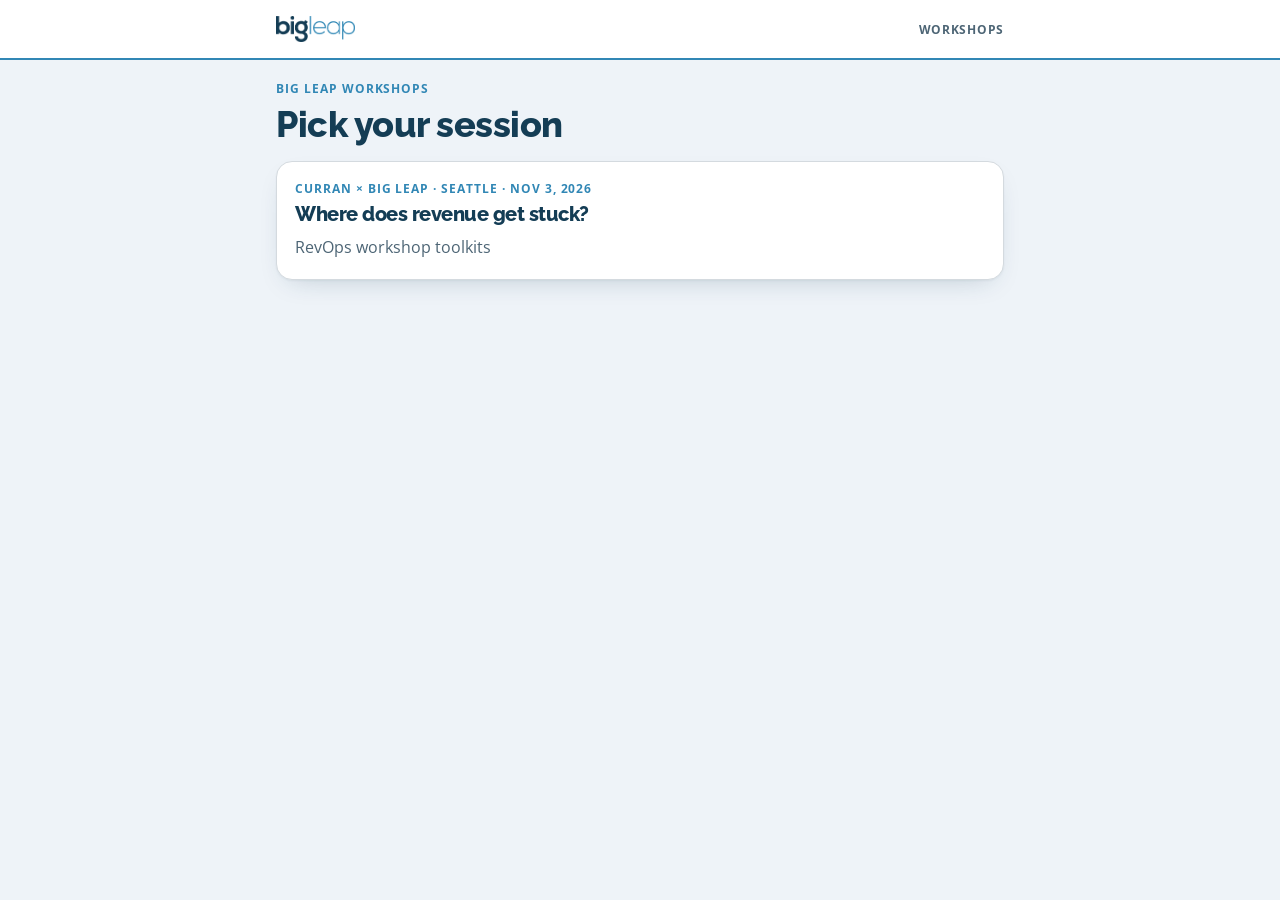
<file: index.html>
<!doctype html>
<html lang="en">
<head>
<meta charset="utf-8">
<meta name="viewport" content="width=device-width, initial-scale=1">
<meta name="robots" content="noindex, nofollow">
<title>Big Leap Workshops</title>
<meta name="description" content="Interactive toolkits for Big Leap client workshops.">
<link rel="icon" href="assets/bigleap-logo.png">
<link rel="stylesheet" href="assets/workshop.css">
</head>
<body>
<header class="top"><div class="in"><img src="assets/bigleap-logo.png" alt="Big Leap"><div class="tag">Workshops</div></div></header>
<main class="wrap">
  <div class="eyebrow">Big Leap workshops</div>
  <h1 class="h1">Pick your session</h1>
  <a class="card" href="curran/" style="display:block;text-decoration:none">
    <div class="eyebrow">Curran × Big Leap · Seattle · Nov 3, 2026</div>
    <h2>Where does revenue get stuck?</h2>
    <p class="lede">RevOps workshop toolkits</p>
  </a>
</main>
</body>
</html>
</file>
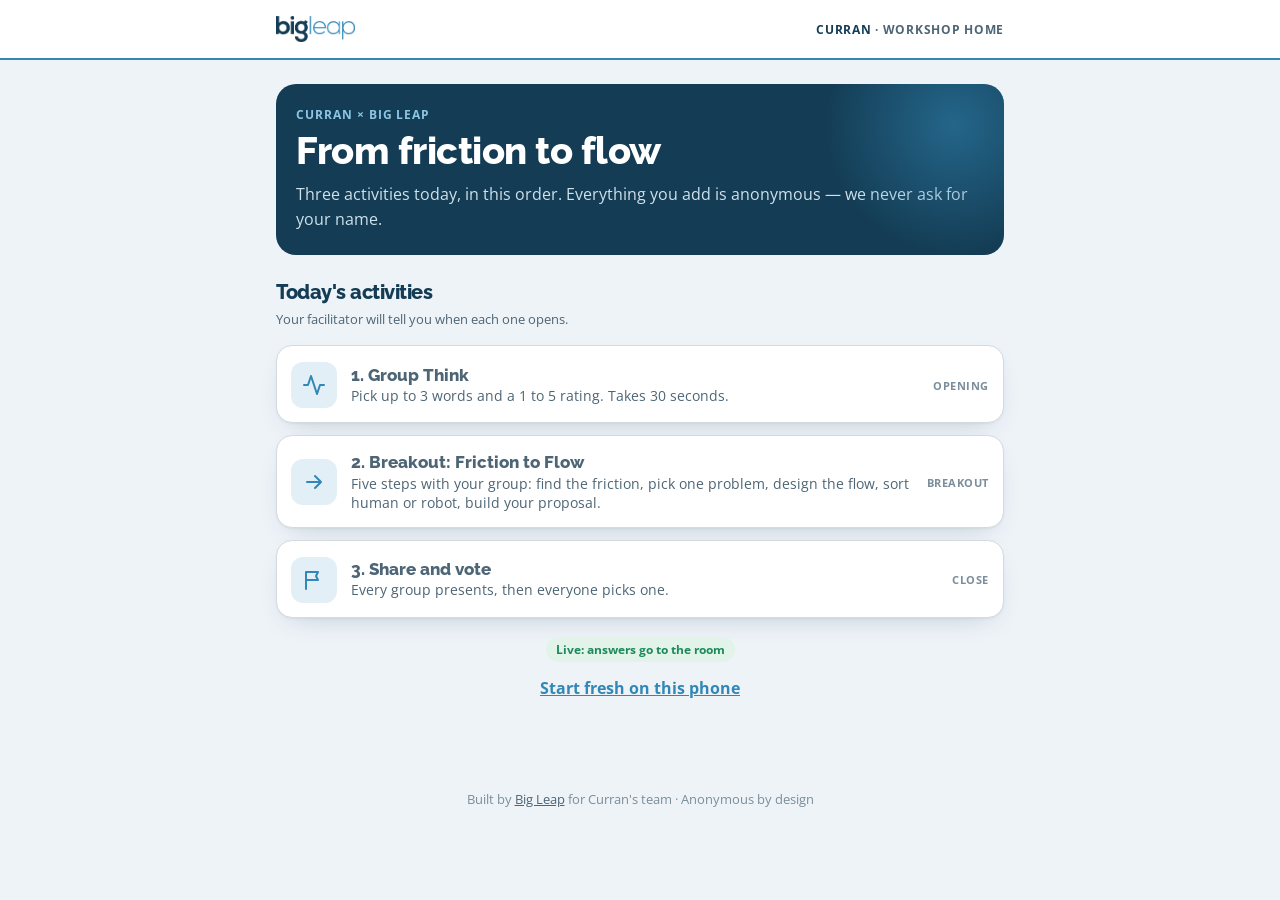
<file: curran/index.html>
<!doctype html>
<html lang="en">
<head>
<meta charset="utf-8">
<meta name="viewport" content="width=device-width, initial-scale=1, viewport-fit=cover">
<meta name="robots" content="noindex, nofollow">
<title>Workshop Toolkits</title>
<meta name="description" content="Interactive toolkits for the Curran × Big Leap RevOps workshop.">
<link rel="icon" href="../assets/bigleap-logo.png">
<link rel="stylesheet" href="../assets/workshop.css">
<style>
  .hero { background:var(--navy); color:#fff; border-radius:20px; padding:22px 20px; margin-top:4px; position:relative; overflow:hidden; }
  .hero::after { content:""; position:absolute; right:-80px; top:-90px; width:260px; height:260px; border-radius:50%; background:radial-gradient(circle, rgba(49,135,181,.55), rgba(49,135,181,0) 70%); }
  .hero h1 { color:#fff; font-size:clamp(26px,7vw,38px); font-weight:800; position:relative; }
  .hero p { color:#CFE1EC; margin-top:8px; position:relative; }
  .hero .eyebrow { color:#8CC6E6; position:relative; }
  .frame { display:grid; grid-template-columns:repeat(3,1fr); gap:8px; margin-top:16px; position:relative; }
  .frame div { background:rgba(255,255,255,.1); border-radius:12px; padding:10px; font-size:12.5px; line-height:1.35; color:#E4EEF4; }
  @media (max-width:440px){ .frame { grid-template-columns:1fr; } .frame div { display:flex; gap:8px; align-items:baseline; } .frame b { flex:none; width:118px; } }
  .frame b { display:block; font:800 14px "Raleway",Arial,sans-serif; color:#fff; margin-bottom:2px; }
  .acts { display:grid; gap:12px; margin-top:16px; }
  .act { display:flex; gap:14px; align-items:center; background:#fff; border:1px solid var(--line); border-radius:16px; padding:14px; text-decoration:none; color:var(--navy); box-shadow:var(--shadow); min-height:76px; }
  .act:hover { border-color:var(--blue); }
  .act .ic { flex:none; width:46px; height:46px; border-radius:12px; display:grid; place-items:center; background:var(--blue-soft); color:var(--blue); }
  .act .ic svg { width:24px; height:24px; }
  .act b { font:800 17px/1.2 "Raleway",Arial,sans-serif; display:block; }
  .act span { font-size:13.5px; color:var(--muted); line-height:1.4; display:block; margin-top:2px; }
  .act .when { margin-left:auto; flex:none; font:700 11px "Open Sans",Arial,sans-serif; color:var(--faint); text-transform:uppercase; letter-spacing:.05em; text-align:right; }
  .act .done-dot { color:var(--green); font-weight:700; }
  .act .see { display:block; font-size:12px; font-weight:700; color:var(--blue); margin-top:2px; white-space:nowrap; }
  .again { display:block; margin:-4px 0 10px 56px; font:700 13px "Open Sans",Arial,sans-serif; color:var(--navy); text-decoration:underline; }
  .tl { list-style:none; margin:12px 0 0; padding:0; position:relative; }
  .tl li { position:relative; padding:0 0 14px 22px; }
  .tl li::before { content:""; position:absolute; left:5px; top:6px; width:10px; height:10px; border-radius:50%; background:var(--blue); }
  .tl li::after { content:""; position:absolute; left:9px; top:18px; bottom:0; width:2px; background:#CFDDE6; }
  .tl li:last-child::after { display:none; }
  .tl .w { font:700 12px "Open Sans",Arial,sans-serif; color:var(--blue); text-transform:uppercase; letter-spacing:.05em; }
  .tl b { display:block; font:800 16px "Raleway",Arial,sans-serif; }
  .tl span { font-size:14px; color:var(--muted); }
</style>
</head>
<body>
<header class="top"><div class="in"><img src="../assets/bigleap-logo.png" alt="Big Leap"><div class="tag">RevOps workshop</div></div></header>
<main class="wrap">
  <section class="hero">
    <div class="eyebrow">Curran × Big Leap</div>
    <h1>From friction to flow</h1>
    <p>Three activities today, in this order. Everything you add is anonymous — we never ask for your name.</p>
  </section>


  <h2 style="font-size:20px;font-weight:800;margin-top:26px">Today's activities</h2>
  <p class="small" style="margin:4px 0 10px">Your facilitator will tell you when each one opens.</p>
  <nav class="acts" aria-label="Today's activities, in order">
    <a class="act" href="pulse.html" data-a="pulse"><span class="ic"><svg viewBox="0 0 24 24" fill="none" stroke="currentColor" stroke-width="2" stroke-linecap="round" stroke-linejoin="round"><path d="M22 12h-4l-3 9L9 3l-3 9H2"/></svg></span><span><b>1. Group Think</b><span>Pick up to 3 words and a 1 to 5 rating. Takes 30 seconds.</span></span><span class="when">Opening</span></a>
    <a class="act" href="breakout.html" data-a="breakout"><span class="ic"><svg viewBox="0 0 24 24" fill="none" stroke="currentColor" stroke-width="2" stroke-linecap="round" stroke-linejoin="round"><path d="M5 12h14M13 6l6 6-6 6"/></svg></span><span><b>2. Breakout: Friction to Flow</b><span>Five steps with your group: find the friction, pick one problem, design the flow, sort human or robot, build your proposal.</span></span><span class="when">Breakout</span></a>
    <a class="act" href="vote.html" data-a="vote"><span class="ic"><svg viewBox="0 0 24 24" fill="none" stroke="currentColor" stroke-width="2" stroke-linecap="round" stroke-linejoin="round"><path d="M4 21V4M4 4h12l-2 4 2 4H4"/></svg></span><span><b>3. Share and vote</b><span>Every group presents, then everyone picks one.</span></span><span class="when">Close</span></a>
  </nav>

  <p style="text-align:center;margin-top:18px"><span id="mode"></span></p>
  <p style="text-align:center;margin-top:6px"><button class="linkbtn" type="button" id="freshBtn">Start fresh on this phone</button></p>
</main>
<footer class="foot">Built by <a href="https://www.bigleap.com/" rel="noopener">Big Leap</a> for Curran's team · Anonymous by design</footer>
<script src="../assets/config.js"></script>
<script src="../assets/workshop.js"></script>
<script>

  /* A finished activity keeps its own link (people re-enter it), and gains a
     separate "see the room" link. Those are the only two places to go from here. */
  var WALLVIEW = { pulse: 'pulse', breakout: 'friction', vote: 'proposals' };
  document.querySelectorAll('.act').forEach(function (a) {
    var k = a.getAttribute('data-a');
    if (!BL.mine(k === 'vote' ? 'moves' : k === 'breakout' ? 'friction' : k).length) return;
    a.querySelector('.when').innerHTML = '<span class="done-dot">\u2713 Done</span>';
    var see = document.createElement('a');
    see.className = 'again';
    see.setAttribute('href', 'wall.html?view=' + WALLVIEW[k]);
    see.setAttribute('target', '_blank');
    see.setAttribute('rel', 'noopener');
    see.textContent = 'See the room \u2192';
    a.insertAdjacentElement('afterend', see);
  });
  BL.chrome('Workshop home');
  /* A phone that was used for testing keeps its old answers. Two taps wipe this device clean;
     anything already sent to the room is untouched. */
  (function () {
    var b = document.getElementById('freshBtn'), armed = false, t = null;
    if (!b) return;
    b.addEventListener('click', function () {
      if (!armed) {
        armed = true; b.textContent = 'Tap again to clear this phone';
        b.style.color = '#C8442E'; b.style.fontWeight = '800';
        t = setTimeout(function () { armed = false; b.textContent = 'Start fresh on this phone'; b.style.color = ''; b.style.fontWeight = ''; }, 5000);
        return;
      }
      clearTimeout(t);
      BL.clearDevice();
      b.textContent = 'Cleared. Reloading\u2026';
      location.replace('index.html?cleared=1');
    });
  })();
</script>
</body>
</html>
</file>
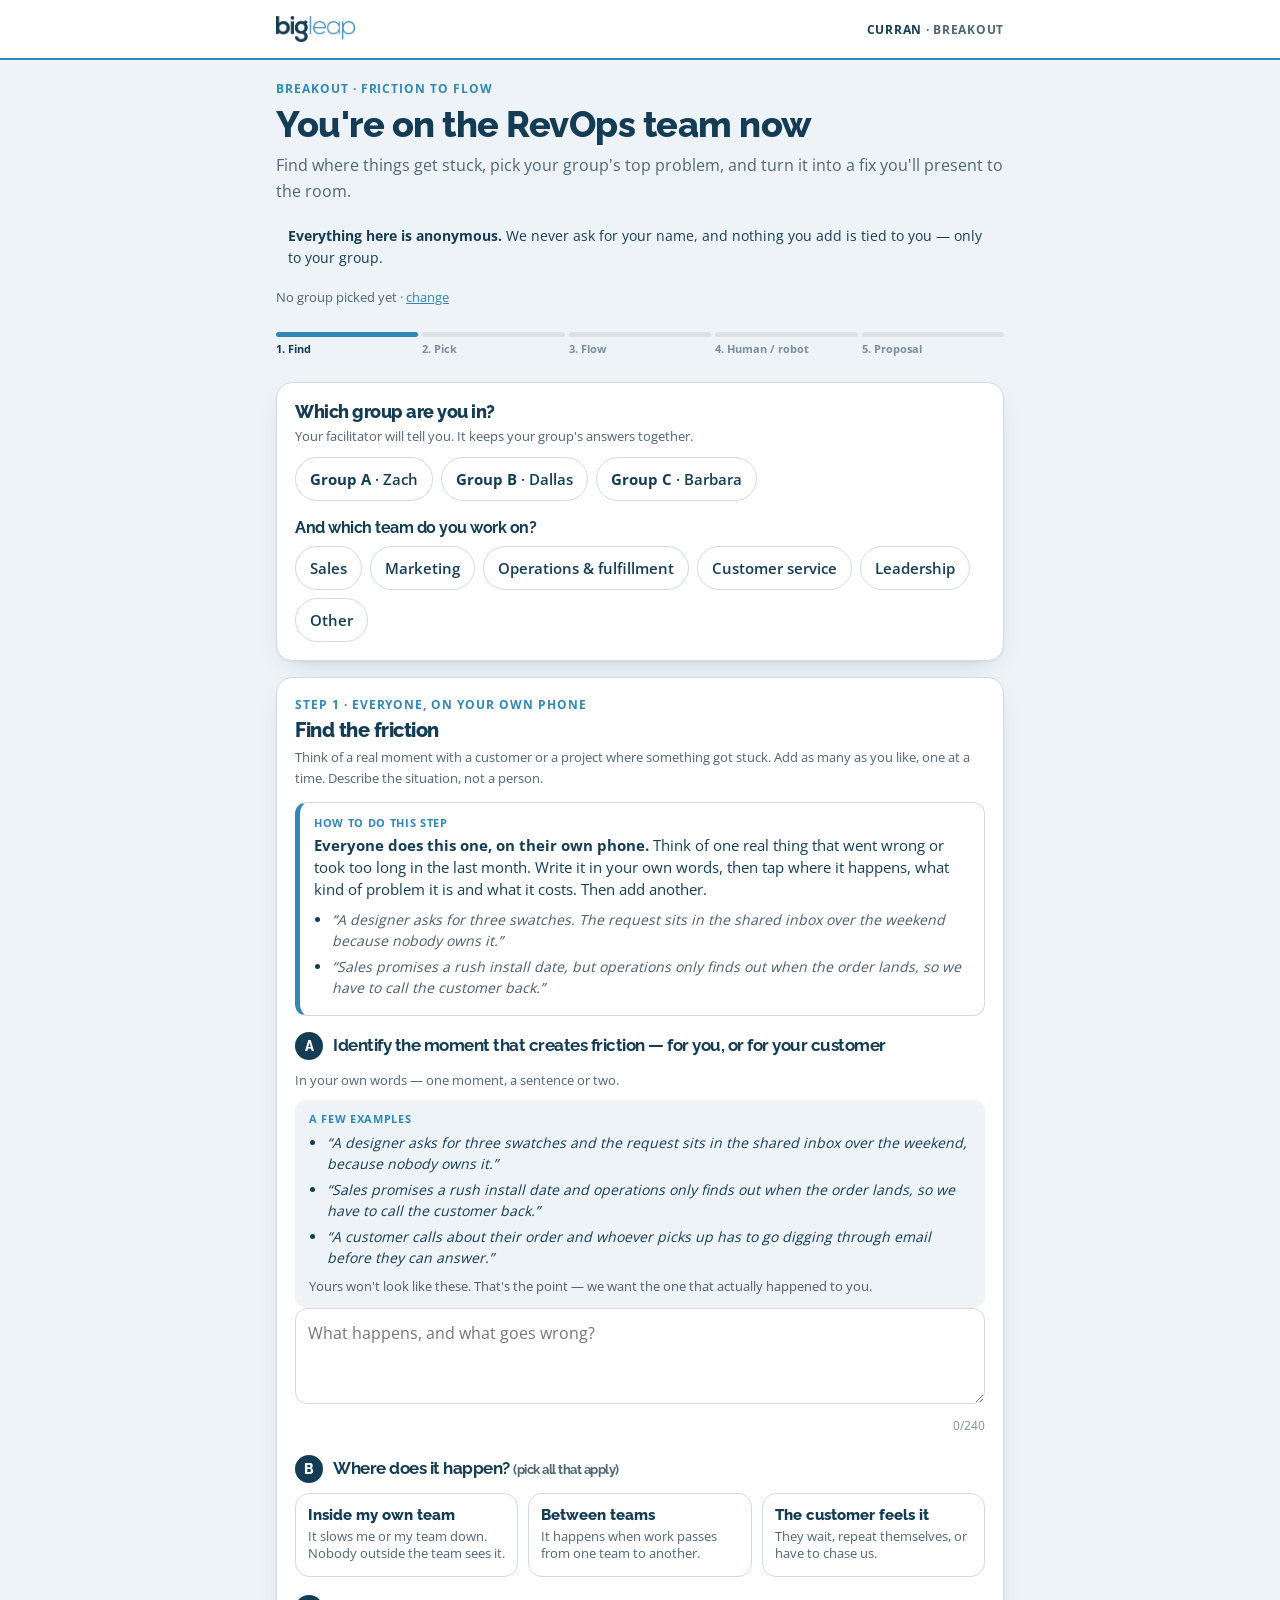
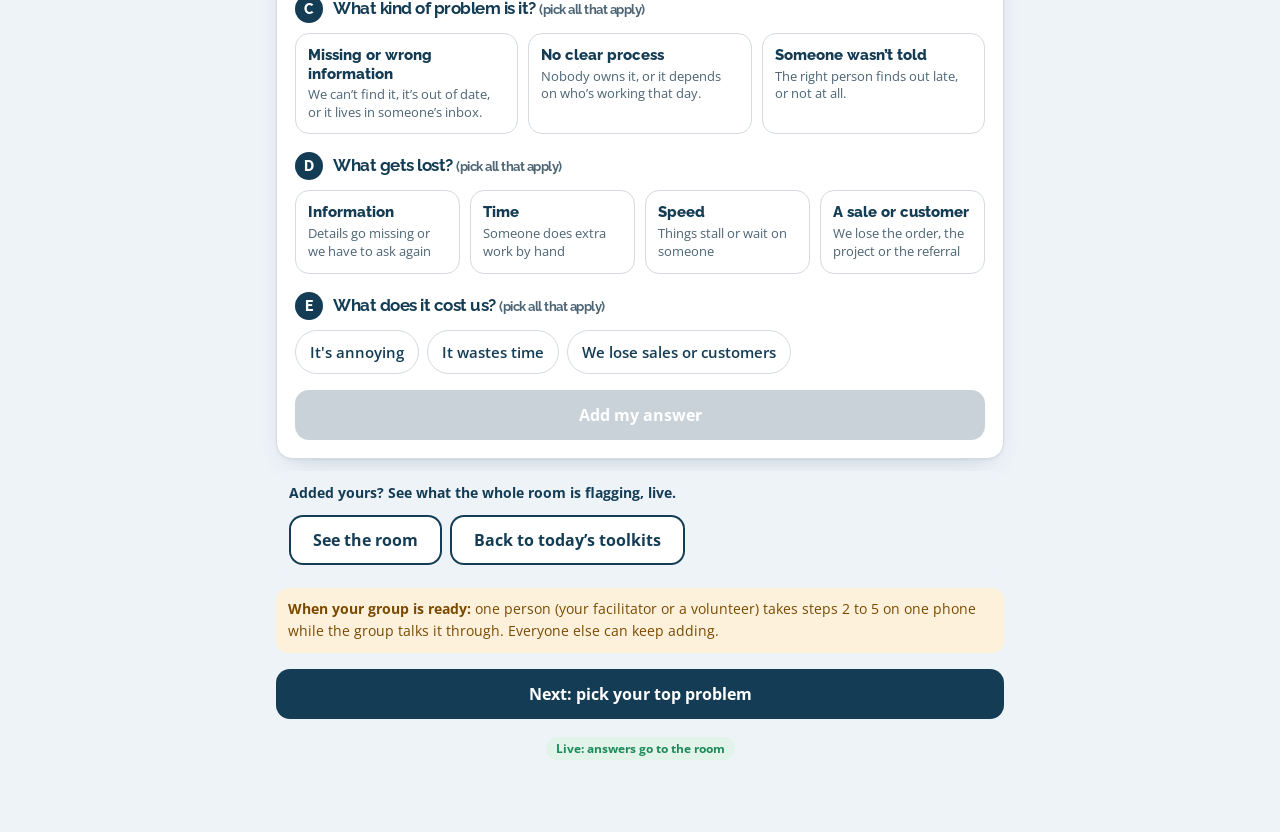
<file: curran/breakout.html>
<!doctype html>
<html lang="en">
<head>
<meta charset="utf-8">
<meta name="viewport" content="width=device-width, initial-scale=1, viewport-fit=cover">
<meta name="robots" content="noindex, nofollow">
<title>Friction to Flow</title>
<meta name="description" content="The breakout, start to finish: find the friction, pick your group's top problem, design the fix, and build a Friction to Flow proposal.">
<link rel="icon" href="../assets/bigleap-logo.png">
<link rel="stylesheet" href="../assets/workshop.css">
<style>
  .steps { display:grid; grid-template-columns:repeat(5,1fr); gap:4px; margin-top:14px; }
  .steps button { border:0; background:transparent; cursor:pointer; padding:0; text-align:left; font:700 11px/1.25 "Open Sans",Arial,sans-serif; color:var(--faint); min-height:44px; }
  .steps button i { display:block; height:5px; border-radius:3px; background:#D9E2E8; margin-bottom:5px; }
  .steps button.on { color:var(--navy); } .steps button.on i { background:var(--blue); }
  .steps button.done i { background:var(--navy); }
  .egbox { background:var(--sky); border-radius:12px; padding:11px 14px; margin-top:10px; }
  .egbox .k { font:800 11px "Open Sans",Arial,sans-serif; letter-spacing:.06em; text-transform:uppercase; color:var(--blue); margin-bottom:6px; }
  .egbox ul { margin:0; padding-left:18px; }
  .egbox li { font-size:14px; line-height:1.5; color:var(--navy); margin:5px 0; font-style:italic; }
  .egbox .egn { margin:8px 0 0; font-size:13px; color:#4A5D6B; }
  .howto { border:1.5px solid var(--line); border-left:5px solid var(--blue); border-radius:12px; padding:12px 14px; margin-top:14px; background:#fff; }
  .howto .k { font:800 11px "Open Sans",Arial,sans-serif; letter-spacing:.06em; text-transform:uppercase; color:var(--blue); margin-bottom:5px; }
  .howto p { margin:0; font-size:14.5px; line-height:1.5; color:var(--navy); }
  .howto ul { margin:8px 0 0; padding-left:18px; }
  .howto li { font-size:14px; line-height:1.5; margin:5px 0; color:var(--navy); }
  .howto .eg { display:block; font-style:italic; color:#4A5D6B; }
  .anon { background:var(--sky); color:var(--navy); border-radius:12px; padding:10px 12px; font-size:14px; margin-top:10px; }
  .anon b { font-weight:800; }
  .seeroom { display:flex; flex-wrap:wrap; gap:10px; align-items:center; justify-content:space-between; background:var(--sky); border-radius:12px; padding:11px 13px; margin-top:12px; }
  .seeroom span { font-weight:700; color:var(--navy); font-size:14px; }
  .live { font:700 12px "Open Sans",Arial,sans-serif; color:var(--blue); }
  .who-note { background:var(--amber-soft); color:#7A4A00; border-radius:12px; padding:10px 12px; font-size:14px; margin-top:12px; }
  .prompts { display:grid; gap:6px; margin-top:8px; }
  .prompts button { text-align:left; background:var(--sky); border:0; border-radius:10px; padding:10px 12px; font-size:14px; color:var(--navy); cursor:pointer; min-height:44px; }
  details summary { cursor:pointer; font-weight:700; color:var(--blue); padding:8px 0; min-height:44px; display:flex; align-items:center; }
  .picks { display:grid; gap:8px; margin-top:10px; }
  .picks button { text-align:left; min-height:48px; border-radius:12px; border:1.5px solid var(--line); background:#fff; padding:10px 12px; font-size:14px; color:var(--navy); cursor:pointer; }
  .picks button[aria-pressed="true"] { border-color:var(--navy); background:var(--navy); color:#fff; }
  .picks button.cust { border-color:var(--blue); box-shadow:0 0 0 1px var(--blue); }
  .picks button.cust .src { color:var(--navy); font-weight:800; }
  .picks button[aria-pressed="true"] .src { color:#8CC6E6; }
  .picks .src { display:block; font:700 11px "Open Sans",Arial,sans-serif; letter-spacing:.05em; text-transform:uppercase; color:var(--blue); margin-bottom:2px; }
  .sorter { display:grid; gap:8px; margin-top:10px; }
  .srow { background:var(--sky); border-radius:12px; padding:10px 12px; }
  .srow .t { font-weight:700; font-size:14.5px; }
  .srow .chips { margin-top:6px; } .srow .chip { min-height:44px; padding:6px 12px; font-size:14px; }
  .prop { background:var(--navy); color:#fff; border-radius:18px; padding:20px; margin-top:16px; box-shadow:var(--shadow); }
  .prop h2 { color:#fff; font-size:22px; }
  .prop .sec { border-top:1px solid rgba(255,255,255,.16); padding:12px 0 2px; margin-top:12px; }
  .prop .k { font:700 11px "Open Sans",Arial,sans-serif; text-transform:uppercase; letter-spacing:.07em; color:#8CC6E6; }
  .prop p, .prop li { font-size:15px; color:#fff; } .prop ul { margin:4px 0 0; padding-left:18px; }
  .prop .empty { color:#7FA0B4; font-style:italic; }
  .prop .tagp { display:inline-block; background:#8CC6E6; color:var(--navy); font-weight:700; font-size:12px; border-radius:999px; padding:2px 9px; margin:6px 4px 0 0; }
  .vote { display:grid; gap:10px; margin-top:12px; }
  .vc { border:1.5px solid var(--line); border-radius:14px; padding:12px; background:#fff; }
  .vc b { font:800 16px/1.3 "Raleway",Arial,sans-serif; display:block; }
  .vc .small { margin-top:4px; }
  .vc .btn { min-height:44px; padding:8px 16px; font-size:15px; margin-top:8px; }
  .navrow { display:flex; gap:10px; margin-top:16px; }
  .navrow .btn { flex:1; }
  .probbox { background:var(--navy); color:#fff; border-radius:12px; padding:12px 14px; margin:10px 0 6px; }
  .probbox .k { font:700 11px "Open Sans",Arial,sans-serif; letter-spacing:.06em; text-transform:uppercase; color:#8CC6E6; }
  .probbox p { margin:4px 0 2px; font-size:16px; color:#fff; font-weight:600; }
  .probbox .linkbtn { color:#8CC6E6; }
  .plan { margin:12px 0 0; padding-left:22px; display:grid; gap:10px; }
  .plan li { font-size:15px; color:var(--navy); } .plan li b { display:block; } .plan li span { display:block; color:var(--muted,#4D6575); font-size:14px; margin-top:2px; }
  .plan li.warn span { color:#8A4B00; }
  .next { background:var(--sky); border-radius:12px; padding:12px 14px; margin-top:16px; font-size:14.5px; color:var(--navy); }
  .next ul { margin:6px 0 0; padding-left:18px; } .next li { margin-top:4px; }
  .vplan { margin-top:8px; } .vplan summary { cursor:pointer; font-weight:700; color:var(--blue); min-height:36px; display:flex; align-items:center; }
  .vplan ol { margin:6px 0 0; padding-left:20px; font-size:14px; color:var(--navy); } .vplan li { margin-top:6px; } .vplan li b { display:block; }
  .mine { list-style:none; padding:0; margin:10px 0 0; display:grid; gap:8px; }
  .mine li { background:var(--sky); border-radius:10px; padding:10px 12px; font-size:14px; }
</style>
</head>
<body>
<header class="top"><div class="in"><a href="index.html"><img src="../assets/bigleap-logo.png" alt="Big Leap: workshop home"></a><div class="tag">Breakout</div></div></header>
<main class="wrap">
  <div class="eyebrow">Breakout · Friction to Flow</div>
  <h1 class="h1">You're on the RevOps team now</h1>
  <p class="lede">Find where things get stuck, pick your group's top problem, and turn it into a fix you'll present to the room.</p>
  <p class="anon"><b>Everything here is anonymous.</b> We never ask for your name, and nothing you add is tied to you &mdash; only to your group.</p>
  <p class="small" style="margin-top:8px"><span id="groupLabel"></span> &middot; <a href="#" id="chg">change</a></p>
  <nav class="steps" id="steps" aria-label="Breakout steps"></nav>

  <section class="card" id="groupAsk" hidden aria-labelledby="ga">
    <h2 id="ga" style="font-size:18px">Which group are you in?</h2>
    <p class="small" id="gaintro" style="margin-top:4px">Find your name and we'll fill it in, or tap your group. It keeps your group's answers together.</p>
    <div id="findme" style="margin-top:10px"></div>
    <div class="chips" id="groups" style="margin-top:10px"></div>
    <h3 style="margin-top:18px;font-size:16px" id="teamAskH">And which team do you work on?</h3>
    <div class="chips" id="teams" style="margin-top:8px"></div>
  </section>

  <!-- Step 1: everyone -->
  <section id="s1" class="pane">
    <form id="f1" class="card" novalidate>
      <div class="eyebrow">Step 1 · Everyone, on your own phone</div>
      <h2>Find the friction</h2>
      <p class="small" style="margin-top:4px">Think of a real moment with a customer or a project where something got stuck. Add as many as you like, one at a time. Describe the situation, not a person.</p>
      <div class="howto"><div class="k">How to do this step</div><p><b>Everyone does this one, on their own phone.</b> Think of one real thing that went wrong or took too long in the last month. Write it in your own words, then tap where it happens, what kind of problem it is and what it costs. Then add another.</p>
      <ul>
        <li><span class="eg">&ldquo;A designer asks for three swatches. The request sits in the shared inbox over the weekend because nobody owns it.&rdquo;</span></li>
        <li><span class="eg">&ldquo;Sales promises a rush install date, but operations only finds out when the order lands, so we have to call the customer back.&rdquo;</span></li>
      </ul></div>
      <div class="step" style="margin-top:16px"><span class="n">A</span><h3>Identify the moment that creates friction &mdash; for you, or for your customer</h3></div>
      <p class="small" style="margin-top:2px">In your own words &mdash; one moment, a sentence or two.</p>
      <div class="egbox">
        <div class="k">A few examples</div>
        <ul>
          <li>&ldquo;A designer asks for three swatches and the request sits in the shared inbox over the weekend, because nobody owns it.&rdquo;</li>
          <li>&ldquo;Sales promises a rush install date and operations only finds out when the order lands, so we have to call the customer back.&rdquo;</li>
          <li>&ldquo;A customer calls about their order and whoever picks up has to go digging through email before they can answer.&rdquo;</li>
        </ul>
        <p class="egn">Yours won't look like these. That's the point &mdash; we want the one that actually happened to you.</p>
      </div>
      <label class="sr" for="what">Describe the friction</label>
      <textarea id="what" maxlength="240" placeholder="What happens, and what goes wrong?"></textarea>
      <div class="count"><span id="wc">0</span>/240</div>
      <div class="step" style="margin-top:20px"><span class="n">B</span><h3>Where does it happen? <span class="small">(pick all that apply)</span></h3></div>
      <div class="tiles t3" id="where"></div>
      <div class="step" style="margin-top:18px"><span class="n">C</span><h3>What kind of problem is it? <span class="small">(pick all that apply)</span></h3></div>
      <div class="tiles t3" id="bucket"></div>
      <div class="step" style="margin-top:18px"><span class="n">D</span><h3>What gets lost? <span class="small">(pick all that apply)</span></h3></div>
      <div class="tiles t4" id="lost"></div>
      <div class="step" style="margin-top:18px"><span class="n">E</span><h3>What does it cost us? <span class="small">(pick all that apply)</span></h3></div>
      <div class="chips" id="hurt"><button class="chip" data-v="1">It's annoying</button><button class="chip" data-v="2">It wastes time</button><button class="chip" data-v="3">We lose sales or customers</button></div>
      <div class="row"><button class="btn block" id="go1" type="submit" disabled>Add my answer</button></div>
    </form>
    <section class="card" id="mineCard" hidden>
      <h2>Your answers <span class="small" id="mineN"></span></h2>
      <ul class="mine" id="mine"></ul>
    </section>
    <div class="seeroom"><span>Added yours? See what the whole room is flagging, live.</span><span style="display:flex;gap:8px;flex-wrap:wrap"><a class="btn ghost" href="wall.html?view=friction" target="_blank" rel="noopener">See the room</a><a class="btn ghost" href="index.html">Back to today’s toolkits</a></span></div>
    <div class="who-note"><b>When your group is ready:</b> one person (your facilitator or a volunteer) takes steps 2 to 5 on one phone while the group talks it through. Everyone else can keep adding.</div>
    <div class="navrow"><button class="btn navy" type="button" data-go="2">Next: pick your top problem</button></div>
  </section>

  <!-- Step 2 -->
  <section id="s2" class="pane" hidden>
    <div class="card">
      <div class="eyebrow">Step 2 · One phone per group</div>
      <h2>Pick your group's top problem</h2>
      <div class="howto"><div class="k">How to do this step</div>
        <p><b>One phone now drives, and the group talks it through.</b> Start with one your <b>customer</b> feels &mdash; those are marked &#9733; and sorted to the top. Fix that one first, then come back for the others.</p>
        <ul><li><span class="eg">Good first pick: &ldquo;swatch requests sit unowned over the weekend&rdquo; &mdash; the customer is waiting.</span></li>
        <li><span class="eg">Save for round two: &ldquo;we rebuild the same report by hand&rdquo; &mdash; real, but nobody outside the team feels it.</span></li></ul>
      </div>
      <p class="small" style="margin-top:4px">These are everyone's answers from step 1, with the ones your <b>customer</b> feels at the top. As a group, tap the <b>one</b> you want to fix first. Steps 2 to 5 are shared, so everyone in your group sees the same choice on their phone.</p>
      <div class="picks" id="picks"></div>
      <p class="live" id="picksLive">Updating automatically as your group adds answers.</p>
      <button class="linkbtn" id="refresh" type="button" style="margin-top:8px">Refresh our answers</button>
      <textarea id="prob" hidden aria-hidden="true"></textarea>
    </div>
    <div class="navrow"><button class="btn ghost" type="button" data-go="1">Back</button><button class="btn navy" type="button" data-go="3" id="to3">Next: design the flow</button></div>
  </section>

  <!-- Step 3 -->
  <section id="s3" class="pane" hidden>
    <div class="card">
      <div class="eyebrow">Step 3 · Design the flow</div>
      <h2>Design the flow</h2>
      <div class="howto"><div class="k">How to do this step</div><p>Describe the flow as a recipe in four parts: <b>when</b> it starts, <b>what should be automated</b>, <b>who is in charge</b>, and <b>how you'd know it worked</b>. Just tap the options that fit &mdash; you're not writing software.</p>
      <ul>
        <li><span class="eg">When a swatch request comes in &rarr; it's assigned to a named rep and they get a reminder &rarr; Sales is in charge &rarr; we'd know it worked because no request sits unanswered.</span></li>
      </ul></div>
      <div class="probbox" id="probbox"><div class="k">The problem you're fixing</div><p id="probtext"></p><button class="linkbtn" type="button" data-go="2">Change it</button></div>
      <p class="small" style="margin-top:4px">Think about what should happen, step by step, so this problem stops happening.</p>
      <div class="step" style="margin-top:14px"><span class="n">1</span><h3>When does the problem start?</h3></div>
      <p class="small" style="margin-top:2px">In your own words — what kicks it off?</p>
      <input type="text" id="trigtext" maxlength="160" placeholder="e.g. a designer emails asking for three swatches">
      <div class="step" style="margin-top:18px"><span class="n">2</span><h3>What should be automated? <span class="small">(pick all that apply)</span></h3></div>
      <div class="chips" id="act"></div>
      <label class="f" for="actother">Something else that should be automated? <span class="small">(optional — in your own words)</span></label>
      <input type="text" id="actother" maxlength="140" placeholder="e.g. flag the order for the install team">
      <div class="step" style="margin-top:18px"><span class="n">3</span><h3>Which team is in charge of it? <span class="small">(pick all that apply)</span></h3></div>
      <div class="chips" id="own"></div>
      <label class="f" for="human">What should a person still do? <span class="small">(optional)</span></label>
      <input type="text" id="human" maxlength="120" placeholder="e.g. call the customer to talk through the project">
      <div class="step" style="margin-top:18px"><span class="n">4</span><h3>How will we know it worked? <span class="small">(pick all that apply)</span></h3></div>
      <div class="chips" id="meas"></div>
      <label class="f" for="measother">Another way you’d know? <span class="small">(optional — in your own words)</span></label>
      <input type="text" id="measother" maxlength="140" placeholder="e.g. no designer waits more than a day for a swatch">
    </div>
    <div class="navrow"><button class="btn ghost" type="button" data-go="2">Back</button><button class="btn navy" type="button" data-go="4" id="to4">Next: human or robot</button></div>
  </section>

  <!-- Step 4 -->
  <section id="s4" class="pane" hidden>
    <div class="card">
      <div class="eyebrow">Step 4 · Human or robot</div>
      <h2>Who does each part?</h2>
      <div class="howto"><div class="k">How to do this step</div><p>Go through each part of your fix and decide who should do it: a <b>person</b> or a <b>system</b>. It is one or the other — pick whichever should own it. The rule of thumb: if it's typing, copying, chasing or reminding, a system should do it. If it needs judgement or a relationship, a person should.</p>
      <ul>
        <li><span class="eg">System: logging the request, assigning it, sending the &ldquo;we got it&rdquo; reply, reminding the rep on day three.</span></li>
        <li><span class="eg">Person: calling the designer to talk through the project and what will actually work in their space.</span></li>
      </ul></div>
      <p class="small" style="margin-top:4px">For each part of your fix, tap who should do it.<br><b>Robot</b>: the system does it on its own. <b>Human</b>: a person needs to do it.</p>
      <div class="sorter" id="sorter"></div>
      <div class="step" style="margin-top:18px"><span class="n">2</span><h3>About how much time could this save the team each week?</h3></div>
      <label class="sr" for="mins">Time back per week</label>
      <input type="range" id="mins" min="0" max="1200" step="30" value="120"><div class="range-ends"><span>None</span><output id="minsOut" for="mins">2 hrs / week</output><span>20 hrs</span></div>
      <label class="f" for="instead">What would people do with that time?</label>
      <textarea id="instead" maxlength="200" style="min-height:72px" placeholder="e.g. more time with designers on new projects"></textarea>
    </div>
    <div class="navrow"><button class="btn ghost" type="button" data-go="3">Back</button><button class="btn navy" type="button" data-go="5">Next: our proposal</button></div>
  </section>

  <!-- Step 5 -->
  <section id="s5" class="pane" hidden>
    <div class="card">
      <div class="eyebrow">Step 5 · Your Friction to Flow proposal</div>
      <h2>Give it a name, then share it</h2>
      <div class="howto"><div class="k">How to do this step</div><p>Your proposal is written for you below &mdash; you just give it a short, memorable name and tap share. Then one person presents it to the room in three parts: here's the problem, here's our fix, here's how it would work.</p>
      <ul>
        <li><span class="eg">&ldquo;No swatch request left behind&rdquo;</span></li>
        <li><span class="eg">&ldquo;Operations knows before the truck does&rdquo;</span></li>
      </ul></div>
      <label class="f" for="title">Name your fix <span class="small">(optional)</span></label>
      <input type="text" id="title" maxlength="60" placeholder="e.g. No swatch order left behind">
      <div class="prop" id="prop" aria-live="polite"></div>
      <div class="row"><button class="btn block" id="go5" type="button" disabled>Share our proposal with the room</button></div>
      <p class="small" style="margin-top:10px">When it's time to share, present it in three parts: <b>here's the problem</b>, <b>here's our fix</b>, <b>here's how it would work</b>.</p>
      <div class="seeroom"><span>Shared it? If you have time, go again &mdash; take a <b>between teams</b> or <b>inside one team</b> problem through the same five steps.</span><span style="display:flex;gap:8px;flex-wrap:wrap"><button class="btn navy" type="button" id="another">Submit another answer</button><a class="btn ghost" href="wall.html?view=proposals" target="_blank" rel="noopener">See the room</a></span></div>
    </div>
    <div class="card" id="planCard">
      <div class="eyebrow">Your step-by-step plan</div>
      <h2>How to build it in HubSpot</h2>
      <p class="small" style="margin-top:4px">Built from your group's choices. Anyone with HubSpot access can follow it, one step at a time.</p>
      <ol class="plan" id="plan"></ol>
      <div class="next">
        <b>What happens after today is up to you.</b> Three ways to move it forward:
        <ul><li><b>Make the case:</b> send this plan to your manager and ask for the time to build it.</li><li><b>Build it yourselves:</b> follow the steps above with your HubSpot admin.</li><li><b>Get help:</b> ask Big Leap to scope it with you.</li></ul>
      </div>
      <div class="row" style="flex-wrap:wrap;gap:8px">
        <a class="btn" id="mailMgr" href="#">Email this plan to my manager</a>
        <button class="btn ghost" id="copyPlan" type="button">Copy the plan</button>
        <a class="btn ghost" id="mailBL" href="#">Ask Big Leap about it</a>
      </div>
    </div>
    <div class="navrow"><button class="btn ghost" type="button" data-go="4">Back</button></div>
  </section>

  <p style="text-align:center;margin-top:16px"><span id="mode"></span></p>
</main>
<script src="../assets/config.js"></script>
<script src="../assets/workshop.js"></script>
<script>
  /* The printed vote QR points here with ?step=6. Voting now has its own page. */
  if ((BL.params.get('step') || '') === '6') { location.replace('vote.html'); }
  var KEY = 'bl_ws_' + BL.config.session + '_breakout';
  var S = (function () { try { return JSON.parse(localStorage.getItem(KEY) || '{}'); } catch (e) { return {}; } })();
  function save() { try { localStorage.setItem(KEY, JSON.stringify(S)); } catch (e) {} if (window.syncQueue) window.syncQueue(); }
  var $ = function (id) { return document.getElementById(id); };
  var LABELS = ['Find', 'Pick', 'Flow', 'Human / robot', 'Proposal'];

  /* Steps */
  function stepsNav() {
    $('steps').innerHTML = LABELS.map(function (l, i) { var n = i + 1; return '<button type="button" data-go="' + n + '" class="' + (n === S.step ? 'on' : (n < S.step ? 'done' : '')) + '"><i></i>' + n + '. ' + l + '</button>'; }).join('');
  }
  function go(n) {
    S.step = n; save();
    for (var i = 1; i <= LABELS.length; i++) $('s' + i).hidden = i !== n;
    stepsNav();
    if (n >= 2 && n <= 5 && window.pullDraft) window.pullDraft(true); if (n === 2) loadPicks(); if (n === 3) { $('probtext').textContent = S.problem || 'No problem picked yet. Tap “Change it” to choose one.'; } if (n === 4) renderSorter(); if (n === 5) renderProp();
    if (n === 2) startPoll(); else stopPoll();
    window.scrollTo({ top: 0, behavior: 'smooth' });
  }
  document.addEventListener('click', function (e) { var b = e.target.closest('[data-go]'); if (b) { e.preventDefault(); go(+b.getAttribute('data-go')); } });

  /* Group and team */
  var ask = $('groupAsk'), gWrap = $('groups'), tWrap = $('teams');
  BL.config.groups.forEach(function (x) { var b = document.createElement('button'); b.className = 'chip'; b.setAttribute('data-v', x.id); b.innerHTML = '<b>' + BL.esc(x.name) + '</b> · ' + BL.esc(x.lead); gWrap.appendChild(b); });
  tWrap.innerHTML = BL.config.teams.map(function (x) { return '<button class="chip" data-v="' + BL.esc(x) + '">' + BL.esc(x) + '</button>'; }).join('');
  BL.choice(gWrap, { onChange: function (v) { BL.setGroup(v); BL.chrome('Breakout'); maybeClose(); } });
  BL.choice(tWrap, { onChange: function (v) { BL.setTeam(v); BL.chrome('Breakout'); maybeClose(); } });
  BL.findMe($('findme'), function () { [[gWrap, BL.group()], [tWrap, BL.team()]].forEach(function (x) { [].forEach.call(x[0].querySelectorAll('[data-v]'), function (b) { b.setAttribute('aria-pressed', b.getAttribute('data-v') === x[1] ? 'true' : 'false'); }); }); BL.chrome('Breakout'); maybeClose(); });
  if (!$('findme').innerHTML) $('gaintro').textContent = 'Your facilitator will tell you. It keeps your group\'s answers together.';
  function maybeClose() { if (BL.group() && BL.team()) ask.hidden = true; }
  function openAsk() {
    ask.hidden = false;
    var cg = BL.group(); if (cg) { var b = gWrap.querySelector('[data-v="' + cg + '"]'); if (b) b.setAttribute('aria-pressed', 'true'); }
    var ct = BL.team(); if (ct) { var tb = tWrap.querySelector('[data-v="' + ct + '"]'); if (tb) tb.setAttribute('aria-pressed', 'true'); }
  }
  if (!BL.group() || !BL.team()) openAsk();
  $('chg').addEventListener('click', function (e) { e.preventDefault(); openAsk(); ask.scrollIntoView({ behavior: 'smooth', block: 'start' }); });

  /* Step 1: friction (same payload as the Friction Finder, so the wall's Friction tab still works) */
  var LOST = [
    { id: 'info', name: 'Information', hint: 'Details go missing or we have to ask again' },
    { id: 'time', name: 'Time', hint: 'Someone does extra work by hand' },
    { id: 'momentum', name: 'Speed', hint: 'Things stall or wait on someone' },
    { id: 'opportunity', name: 'A sale or customer', hint: 'We lose the order, the project or the referral' }
  ];
  /* Where the friction sits: inside one team, at a handoff, or in front of the customer. */
  var WHERE = [
    { id: 'internal', name: 'Inside my own team', hint: 'It slows me or my team down. Nobody outside the team sees it.' },
    { id: 'handoff',  name: 'Between teams',      hint: 'It happens when work passes from one team to another.' },
    { id: 'customer', name: 'The customer feels it', hint: 'They wait, repeat themselves, or have to chase us.' }
  ];
  var lost = $('lost'), bucket = $('bucket'), hurt = $('hurt'), what = $('what'), go1 = $('go1'), whereEl = $('where');
  whereEl.innerHTML = WHERE.map(function (w) { return '<button class="tile" data-v="' + w.id + '"><b>' + w.name + '</b><span>' + w.hint + '</span></button>'; }).join('');
  bucket.innerHTML = BL.BUCKETS.map(function (b) { return '<button class="tile ' + b.id + '" data-v="' + b.id + '"><b>' + b.name + '</b><span>' + b.hint + '</span></button>'; }).join('');
  lost.innerHTML = LOST.map(function (l) { return '<button class="tile" data-v="' + l.id + '"><b>' + l.name + '</b><span>' + l.hint + '</span></button>'; }).join('');
  function check1() {
    var b = BL.val(bucket, true), h = BL.val(hurt, true).map(Number), wh = BL.val(whereEl, true);
    var v = { lost: BL.val(lost, true), text: what.value.trim(), bucket: b[0] || '', buckets: b,
              where: wh[0] || '', wheres: wh, hurt: h.length ? Math.max.apply(null, h) : 0, hurts: h };
    $('wc').textContent = what.value.length;
    /* Their own words come first and are required; the rest is tapping. */
    go1.disabled = !(v.text.length > 8 && wh.length && b.length && h.length);
    return v;
  }
  BL.choice(whereEl, { multi: true, onChange: check1 }); BL.choice(lost, { multi: true, onChange: check1 }); BL.choice(bucket, { multi: true, onChange: check1 }); BL.choice(hurt, { multi: true, onChange: check1 });
  what.addEventListener('input', check1);
  function renderMine() {
    var m = BL.mine('friction'); if (!m.length) return;
    $('mineCard').hidden = false; $('mineN').textContent = '(' + m.length + ')';
    $('mine').innerHTML = m.slice().reverse().map(function (r) { var bs = (r.payload.buckets && r.payload.buckets.length ? r.payload.buckets : [r.payload.bucket]).map(function (id) { var bb = BL.BUCKETS.filter(function (x) { return x.id === id; })[0]; return bb ? '<span class="pill">' + bb.name.replace(' problem', '') + '</span> ' : ''; }).join(''); return '<li>' + bs + BL.esc(r.payload.text) + '</li>'; }).join('');
  }
  $('f1').addEventListener('submit', function (e) {
    e.preventDefault(); var v = check1(); if (go1.disabled) return;
    if (!BL.group()) { openAsk(); BL.toast('Pick your group first'); return; }
    go1.disabled = true;
    BL.submit('friction', v).then(function () { BL.toast('Added. Got another? Keep going.'); what.value = ''; [whereEl, lost, bucket, hurt].forEach(BL.reset); check1(); renderMine(); });
  });

  /* Step 2: pick the problem */
  var SEEDS = [
    'Swatch orders come in and sales doesn’t always know, so follow-up waits.',
    'We can’t see which marketing creates customers, because most sales close offline.',
    'Handoffs to the next team depend on an email or someone’s memory.',
    'We don’t get as many referrals from happy customers as we’d like.'
  ];
  var prob = $('prob');
  prob.value = S.problem || '';
  prob.addEventListener('input', function () { S.problem = prob.value.trim(); save(); markPicks(); });
  var WHERE_NAME = { internal: 'Inside one team', handoff: 'Between teams', customer: 'The customer feels it' };
  function whereKeys(p) { return p.wheres && p.wheres.length ? p.wheres : (p.where ? [p.where] : []); }
  function whereNames(p) { return whereKeys(p).map(function (w) { return WHERE_NAME[w] || w; }); }
  function isCust(p) { return whereKeys(p).indexOf('customer') >= 0; }
  function pickBtn(label, text, cust) {
    var b = document.createElement('button'); b.type = 'button'; b.setAttribute('data-t', text);
    if (cust) b.className = 'cust';
    b.innerHTML = '<span class="src">' + (cust ? '★ ' : '') + label + '</span>' + BL.esc(text);
    b.addEventListener('click', function () { prob.value = text; S.problem = text; save(); markPicks(); });
    return b;
  }
  function markPicks() { document.querySelectorAll('#picks button').forEach(function (b) { b.setAttribute('aria-pressed', b.getAttribute('data-t') === prob.value.trim() ? 'true' : 'false'); }); }
  function loadPicks(quiet) {
    var picks = $('picks'); if (!quiet) picks.innerHTML = '<p class="small">Loading your group’s answers…</p>';
    function mineRows() { var g = BL.group(); return BL.mine('friction').filter(function (r) { return r.payload && r.payload.text && (!g || String(r.group || '').trim().toLowerCase() === g); }); }
    BL.load('friction').catch(function () { return []; }).then(function (rows) {
      picks.innerHTML = ''; var g = BL.group(), seen = {};
      /* The group's answers from the shared sheet, plus everything added on this phone (so your own answers always show, even if the sheet is slow). */
      rows.filter(function (r) { return r.payload && r.payload.text && (!g || String(r.group).trim().toLowerCase() === g); }).concat(mineRows())
        .sort(function (a, b) {
          /* Customer-facing first: the room is asked to solve one of those before anything internal. */
          var ca = isCust(a.payload) ? 1 : 0, cb = isCust(b.payload) ? 1 : 0;
          if (ca !== cb) return cb - ca;
          return (b.payload.hurt || 0) - (a.payload.hurt || 0);
        })
        .forEach(function (r) {
          var t = r.payload.text; if (seen[t]) return; seen[t] = 1;
          var bb = BL.BUCKETS.filter(function (x) { return x.id === r.payload.bucket; })[0];
          var bits = whereNames(r.payload);
          if (bb) bits.push(bb.name.replace(' problem', ''));
          picks.appendChild(pickBtn(bits.join(' · ') || 'Your group', t, isCust(r.payload)));
        });
      if (!picks.children.length) {
        picks.innerHTML = '<p class="small">No answers from your group yet. They appear here as people add them in step 1. If your group is stuck, you can start from one of these examples.</p>';
        SEEDS.forEach(function (t) { picks.appendChild(pickBtn('Example', t)); });
      }
      markPicks();
    }).catch(function () { picks.innerHTML = ''; SEEDS.forEach(function (t) { picks.appendChild(pickBtn('Example', t)); }); markPicks(); });
  }
  $('refresh').addEventListener('click', function () { loadPicks(); });

  /* Step 3: the fix */
  var TRIG = { form:'Someone fills out a form on the website', swatch:'A swatch or web order comes in', trade:'A trade account is approved', inbox:'An email lands in a shared inbox', call:'A customer calls', quote:'We send a quote', quiet:'Nothing happens for a few days', won:'An order is placed', ship:'An order ships or is delivered', lost:'We lose a project' };
  var ACT = {
    owner:{ t:'Assign it to the right person', p:'p24' }, task:{ t:'Create a to-do with a due date', p:'p24' }, notify:{ t:'Let the right person or team know', p:'p24' },
    reply:{ t:'Email the customer a confirmation or follow-up', p:'p24' }, nurture:{ t:'Add the customer to regular check-in emails', p:'p24' },
    stage:{ t:'Move it to the next step', p:'p25' }, nudge:{ t:'Remind the person in charge if nothing happens', p:'p25' }, context:{ t:'Pass the full history to the next team', p:'p25' }, reason:{ t:'Record the reason (for example, why we lost)', p:'p25' },
    log:{ t:'Save the email or call to the customer’s record', p:'p21' }, sync:{ t:'Update the other system so both match', p:'p22' }, report:{ t:'Count it in a report', p:'p3' }
  };
  var MEAS = { speed:'Customers hear back faster', untouched:'No request sits unanswered', owned:'Every customer has someone in charge', nextstep:'Every project has a clear next step', handoff:'Nobody has to ask the customer twice', repeat:'More customers come back', source:'We can see which marketing led to the sale' };
  function chips(el, map) { el.innerHTML = Object.keys(map).map(function (k) { return '<button class="chip" data-v="' + k + '">' + BL.esc(map[k].t || map[k]) + '</button>'; }).join(''); }
  var act = $('act'), own = $('own'), meas = $('meas'), human = $('human');
  var trigtext = $('trigtext'), actother = $('actother'), measother = $('measother');
  chips(act, ACT); chips(meas, MEAS);
  own.innerHTML = BL.config.teams.filter(function (t) { return t !== 'Other'; }).map(function (t) { return '<button class="chip" data-v="' + BL.esc(t) + '">' + BL.esc(t) + '</button>'; }).join('');
  function setChoice(el, v) { el.querySelectorAll('[data-v]').forEach(function (b) { b.setAttribute('aria-pressed', [].concat(v || []).indexOf(b.getAttribute('data-v')) > -1 ? 'true' : 'false'); }); }
  function fixVal() { return { trig: [], trigText: trigtext.value.trim(), act: BL.val(act, true), actOther: actother.value.trim(), owner: BL.val(own, true), human: human.value.trim(), meas: BL.val(meas, true), measOther: measother.value.trim() }; }
  function arr(x) { return [].concat(x || []).filter(Boolean); }
  function saveFix() { S.fix = fixVal(); save(); }
  BL.choice(act, { multi: true, onChange: saveFix }); BL.choice(own, { multi: true, onChange: saveFix }); BL.choice(meas, { multi: true, onChange: saveFix });
  [human, trigtext, actother, measother].forEach(function (el) { el.addEventListener('input', saveFix); });
  if (S.fix) { setChoice(act, S.fix.act); setChoice(own, S.fix.owner); setChoice(meas, S.fix.meas); human.value = S.fix.human || ''; trigtext.value = S.fix.trigText || ''; actother.value = S.fix.actOther || ''; measother.value = S.fix.measOther || ''; }

  /* Step 4: human or robot */
  S.sort = S.sort || {};
  var mins = $('mins'), minsOut = $('minsOut'), instead = $('instead');
  function fmt(m) { return m === 0 ? 'None' : m >= 60 ? (Math.round(m / 6) / 10) + (m === 60 ? ' hr / week' : ' hrs / week') : m + ' min / week'; }
  if (S.mins != null) mins.value = S.mins; minsOut.textContent = fmt(+mins.value);
  mins.addEventListener('input', function () { S.mins = +mins.value; minsOut.textContent = fmt(S.mins); save(); });
  instead.value = S.instead || ''; instead.addEventListener('input', function () { S.instead = instead.value.trim(); save(); });
  function parts() {
    var f = S.fix || fixVal(), list = (f.act || []).map(function (a) { return { id: a, t: ACT[a].t, d: 'robot' }; });
    if (f.actOther) list.push({ id: 'actother', t: f.actOther, d: 'robot' });
    var ow = arr(f.owner).join(', ');
    if (ow || f.human) list.push({ id: 'person', t: (ow || 'A person') + (f.human ? ': ' + f.human : ''), d: 'human' });
    return list;
  }
  function renderSorter() {
    var p = parts(), el = $('sorter');
    if (!p.length) { el.innerHTML = '<p class="small">Your fix doesn’t have any automatic steps yet, so there’s nothing to sort.</p>'; return; }
    el.innerHTML = p.map(function (x) { var cur = S.sort[x.id] || x.d; if (cur === 'both') cur = 'robot'; S.sort[x.id] = cur; return '<div class="srow"><div class="t">' + BL.esc(x.t) + '</div><div class="chips" data-part="' + x.id + '">' + ['robot', 'human'].map(function (c) { return '<button class="chip" type="button" data-c="' + c + '" aria-pressed="' + (cur === c) + '">' + c.charAt(0).toUpperCase() + c.slice(1) + '</button>'; }).join('') + '</div></div>'; }).join('');
    save();
  }
  $('sorter').addEventListener('click', function (e) {
    var b = e.target.closest('[data-c]'); if (!b) return;
    var wrap = b.parentNode; S.sort[wrap.getAttribute('data-part')] = b.getAttribute('data-c'); save();
    wrap.querySelectorAll('[data-c]').forEach(function (x) { x.setAttribute('aria-pressed', x === b ? 'true' : 'false'); });
  });

  /* Step 5: proposal */
  var title = $('title'); title.value = S.title || '';
  title.addEventListener('input', function () { S.title = title.value.trim(); save(); renderProp(); });
  function phases(f) {
    var ids = (f.act || []).map(function (a) { return ACT[a].p; });
    if (arr(f.trig).indexOf('call') > -1) ids.push('p23'); if (arr(f.meas).indexOf('source') > -1) ids.push('p3');
    var seen = {}; return BL.ROADMAP.filter(function (p) { if (ids.indexOf(p.id) > -1 && !seen[p.id]) { seen[p.id] = 1; return true; } });
  }
  function proposal() {
    var f = S.fix || fixVal(), p = parts();
    return { kind: 'proposal', _id: S.propId || '', title: S.title || '', problem: S.problem || '', trig: arr(f.trig), trigText: f.trigText || '', act: f.act || [], actText: (f.act || []).map(function (a) { return ACT[a].t; }).concat(f.actOther ? [f.actOther] : []),
      owner: arr(f.owner).join(', '), human: f.human || '', meas: arr(f.meas), measText: arr(f.meas).map(function (m) { return MEAS[m]; }).concat(f.measOther ? [f.measOther] : []).join(' · '),
      sorts: p.map(function (x) { return { t: x.t, c: S.sort[x.id] || x.d }; }), minutes: +(S.mins != null ? S.mins : mins.value), instead: S.instead || '', phases: phases(f).map(function (x) { return x.id; }) };
  }
  function renderProp() {
    var v = proposal(), E = function (x) { return x ? BL.esc(x) : '<span class="empty">not set yet</span>'; }, g = BL.group();
    var ph = phases(v);
    $('prop').innerHTML = '<div class="k">' + BL.esc(g ? BL.groupName(g) : 'Your group') + ' · Friction to Flow proposal</div><h2 style="margin-top:6px">' + (v.title ? BL.esc(v.title) : 'Our proposal') + '</h2>' +
      '<div class="sec"><div class="k">The problem</div><p>' + E(v.problem) + '</p></div>' +
      '<div class="sec"><div class="k">Our fix</div><p><b>Starts when:</b> ' + E(v.trigText) + '</p><ul>' + (v.actText.length ? v.actText.map(function (t) { return '<li>' + BL.esc(t) + '</li>'; }).join('') : '<li class="empty">the system’s part is not set yet</li>') + '</ul><p style="margin-top:6px"><b>In charge:</b> ' + E(v.owner + (v.human ? ': ' + v.human : '')) + '</p></div>' +
      '<div class="sec"><div class="k">How it would work</div><ul>' + v.sorts.map(function (s) { return '<li>' + BL.esc(s.t) + ' · <b>' + s.c + '</b></li>'; }).join('') + '</ul></div>' +
      '<div class="sec"><div class="k">Why it matters</div><p><b>We’ll know it works when:</b> ' + E(v.measText) + '</p><p><b>Time back:</b> about ' + fmt(v.minutes).toLowerCase() + (v.instead ? ', for ' + BL.esc(v.instead) : '') + '</p></div>' +
      (ph.length ? '<div class="sec"><div class="k">Already on the plan</div>' + ph.map(function (p) { return '<span class="tagp">' + BL.esc(p.name) + '</span>'; }).join('') + '</div>' : '');
    /* Step 3's trigger is free text now, and the action/measure each accept a custom entry, so gate on the rendered values. */
    $('go5').disabled = !(v.problem && v.trigText && v.actText.length && v.owner && v.measText);
    $('go5').textContent = S.shared ? 'Shared. Update and share again' : 'Share our proposal with the room';
    renderPlan();
  }
  $('go5').addEventListener('click', function () {
    if (!BL.group()) { openAsk(); BL.toast('Pick your group first'); return; }
    /* First share mints an id; sharing again updates that same proposal rather than making a new one. */
    if (!S.propId) { S.propId = 'p' + Date.now().toString(36) + Math.random().toString(36).slice(2, 6); save(); }
    var v = proposal();
    var strip = function (h) { var d = document.createElement('div'); d.innerHTML = h; return d.textContent; };
    v.plan = planSteps(v).map(function (x) { return { t: x.t, d: strip(x.d) }; });
    /* The results sheet caps each answer at 6,000 characters; trim step details if a very long plan would go over. */
    var cap = 260; while (JSON.stringify(v).length > 5600 && cap > 60) { v.plan = v.plan.map(function (x) { return { t: x.t, d: x.d.length > cap ? x.d.slice(0, cap - 1) + '\u2026' : x.d }; }); cap -= 40; }
    $('go5').disabled = true;
    BL.submit('fixit', v).then(function () { S.shared = true; save(); BL.toast('Proposal shared with the room'); renderProp(); });
  });

  /* A group with time left can take a second problem all the way through and share that too. */
  $('another').addEventListener('click', function () {
    if (!S.shared) { BL.toast('Share this one first'); return; }
    S.propId = ''; S.shared = false;
    /* Repaint every field too, or round two starts on a screen still showing round one's
       answers with the share button stuck on "Shared" and disabled. */
    applyDraft({ problem: '', fix: null, sort: {}, mins: 120, instead: '', title: '' });
    $('go5').textContent = 'Share our proposal with the room';
    save();
    BL.toast('Round two. Pick another problem \u2014 try a handoff or an internal one.');
    go(2);
  });

  /* Step 5b: a step-by-step plan built from the group's picks (HubSpot's standard tools only). */
  function planSteps(v) { return BL.buildPlan(v); }
  function planText(v) {
    var g = BL.group(), steps = planSteps(v), strip = function (h) { var d = document.createElement('div'); d.innerHTML = h; return d.textContent; };
    var out = 'Friction to Flow proposal' + (v.title ? ': ' + v.title : '') + (g ? ' (' + BL.groupName(g) + ')' : '') + '\n\nThe problem: ' + v.problem + '\n\nOur fix: when ' + (v.trigText || '').toLowerCase() + ', ' + (v.actText || []).join('; ').toLowerCase() + '.' + (v.owner ? '\nIn charge: ' + v.owner : '') + (v.measText ? '\nWe’ll know it works when: ' + v.measText : '') + (v.minutes ? '\nTime back: about ' + fmt(v.minutes).toLowerCase() + (v.instead ? ', for ' + v.instead : '') : '') + '\n\nStep-by-step plan (HubSpot):\n';
    steps.forEach(function (x, i) { out += '\n' + (i + 1) + '. ' + x.t + '\n   ' + strip(x.d) + '\n'; });
    return out;
  }
  function renderPlan() {
    var v = proposal(), steps = planSteps(v);
    $('plan').innerHTML = steps.map(function (x) { return '<li' + (x.warn ? ' class="warn"' : '') + '><b>' + x.t + '</b><span>' + x.d + '</span></li>'; }).join('');
    var txt = planText(v), subj = 'Friction to Flow: ' + (v.title || 'a fix our team came up with');
    $('mailMgr').href = 'mailto:?subject=' + encodeURIComponent(subj) + '&body=' + encodeURIComponent('Hi,\n\nIn today’s workshop our group designed a fix for a problem we run into. Could we find time to build it? The full plan is below.\n\n' + txt);
    $('mailBL').href = 'mailto:dallas@bigleap.com?cc=zach@bigleap.com&subject=' + encodeURIComponent(subj + ' (Curran)') + '&body=' + encodeURIComponent('Hi Dallas and Zach,\n\nWe’d like to talk about this one.\n\n' + txt);
  }
  $('copyPlan').addEventListener('click', function () {
    var t = planText(proposal());
    (navigator.clipboard ? navigator.clipboard.writeText(t) : Promise.reject()).then(function () { BL.toast('Plan copied'); }).catch(function () { var a = document.createElement('textarea'); a.value = t; document.body.appendChild(a); a.select(); try { document.execCommand('copy'); BL.toast('Plan copied'); } catch (e) {} a.remove(); });
  });


  /* Auto-refresh: the shared views (your group's answers, and the proposals you vote on)
     refresh on their own, so nobody has to pull down to see what changed. */
  var poll = null;
  function stopPoll() { if (poll) { clearInterval(poll); poll = null; } }
  function startPoll() {
    stopPoll();
    var ms = Math.max(3, Number(BL.config.refreshSeconds) || 5) * 1000;
    poll = setInterval(function () {
      if (document.hidden) return;
      if (S.step === 2) loadPicks(true); else stopPoll();
    }, ms);
  }
  document.addEventListener('visibilitychange', function () {
    if (document.hidden) return;
    if (S.step === 2) loadPicks(true);
  });

  /* Group sync: steps 2 to 5 are shared by everyone in the same group, on any device.
     Each change is sent as a 'fixit' row with kind 'draft' (the results sheet only accepts its five activities);
     every phone in the group pulls the newest draft from someone else and applies it. Last change wins. */
  var lastSent = '', sendTimer = null, pulling = false;
  function draft() { return { kind: 'draft', problem: S.problem || '', fix: S.fix || null, sort: S.sort || {}, mins: S.mins != null ? S.mins : null, instead: S.instead || '', title: S.title || '' }; }
  function draftKey(d) { var c = JSON.parse(JSON.stringify(d)); delete c.kind; return JSON.stringify(c); }
  window.syncQueue = function () {
    if (pulling || !BL.group() || !(S.step >= 2 && S.step <= 5)) return;
    var d = draft(), k = draftKey(d); if (k === lastSent) return;
    clearTimeout(sendTimer);
    sendTimer = setTimeout(function () { d = draft(); k = draftKey(d); if (k === lastSent) return; lastSent = k; S.syncTs = new Date().toISOString(); try { localStorage.setItem(KEY, JSON.stringify(S)); } catch (e) {} BL.submit('fixit', d); }, 1200);
  };
  function applyDraft(d) {
    pulling = true;
    S.problem = d.problem || ''; S.fix = d.fix || null; S.sort = d.sort || {}; if (d.mins != null) S.mins = d.mins; S.instead = d.instead || ''; S.title = d.title || '';
    prob.value = S.problem; markPicks();
    var f = S.fix || {}; setChoice(act, f.act); setChoice(own, f.owner); setChoice(meas, f.meas); human.value = f.human || ''; trigtext.value = f.trigText || ''; actother.value = f.actOther || ''; measother.value = f.measOther || '';
    if (S.mins != null) { mins.value = S.mins; minsOut.textContent = fmt(+S.mins); } instead.value = S.instead; title.value = S.title;
    $('probtext').textContent = S.problem || 'No problem picked yet. Tap “Change it” to choose one.';
    if (S.step === 4) renderSorter(); if (S.step === 5) renderProp();
    lastSent = draftKey(draft());
    try { localStorage.setItem(KEY, JSON.stringify(S)); } catch (e) {}
    pulling = false;
  }
  function pullDraft(force) {
    var g = BL.group(); if (!g || !(S.step >= 2 && S.step <= 5)) return;
    var a = document.activeElement; if (!force && a && /^(INPUT|TEXTAREA)$/.test(a.tagName)) return;
    BL.load('fixit').then(function (rows) {
      var me = BL.cid(), best = null;
      rows.forEach(function (r) { if (r.payload && r.payload.kind === 'draft' && String(r.group).trim().toLowerCase() === g && r.cid !== me && (!best || String(r.ts) > String(best.ts))) best = r; });
      if (best && (!S.syncTs || String(best.ts) > S.syncTs)) { S.syncTs = String(best.ts); applyDraft(best.payload); BL.toast('Updated with your group’s latest choices'); }
    }).catch(function () {});
  }
  setInterval(function () { if (document.hidden) return; pullDraft(false); if (S.step === 2 && document.activeElement !== prob) loadPicks(true); }, 6000);
  window.pullDraft = pullDraft;
  renderMine(); check1();
  BL.chrome('Breakout');
  var start = +(BL.params.get('step') || S.step || 1); go(start >= 1 && start <= LABELS.length ? start : 1);
</script>
</body>
</html>
</file>
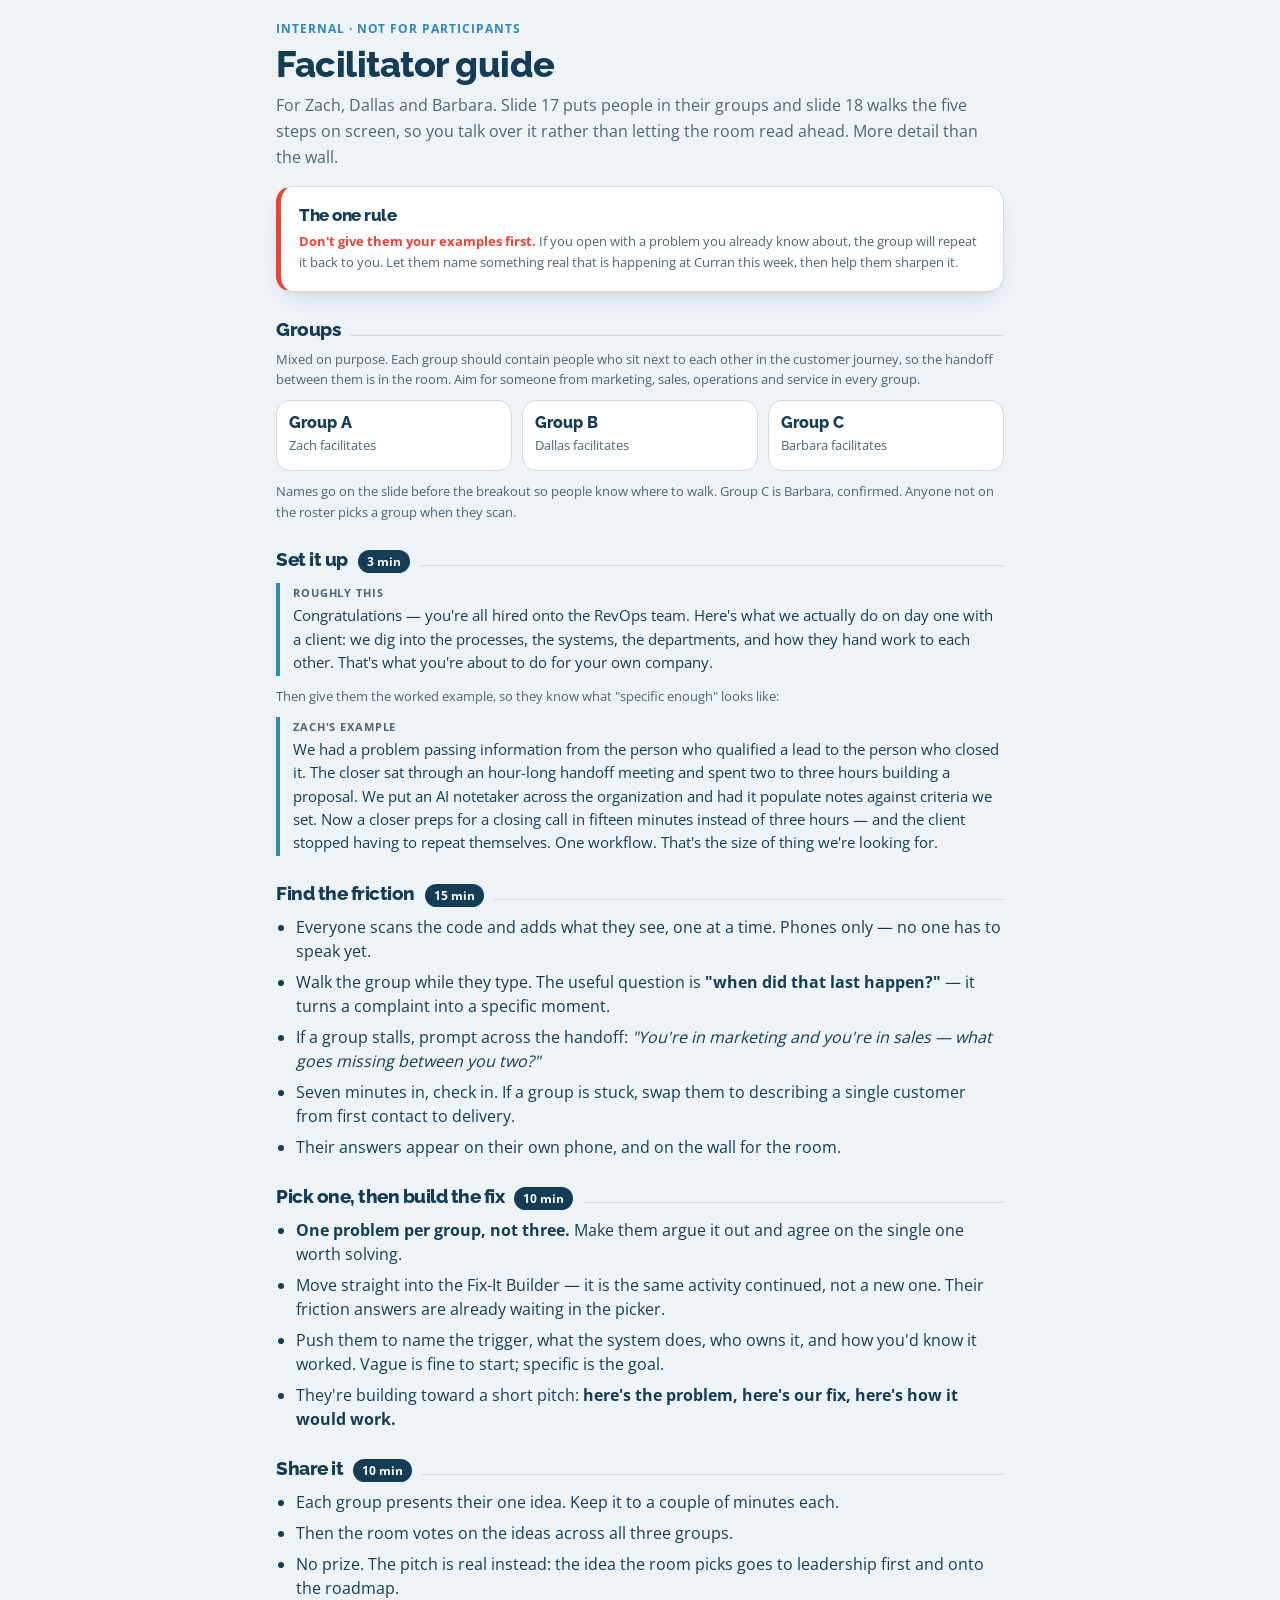
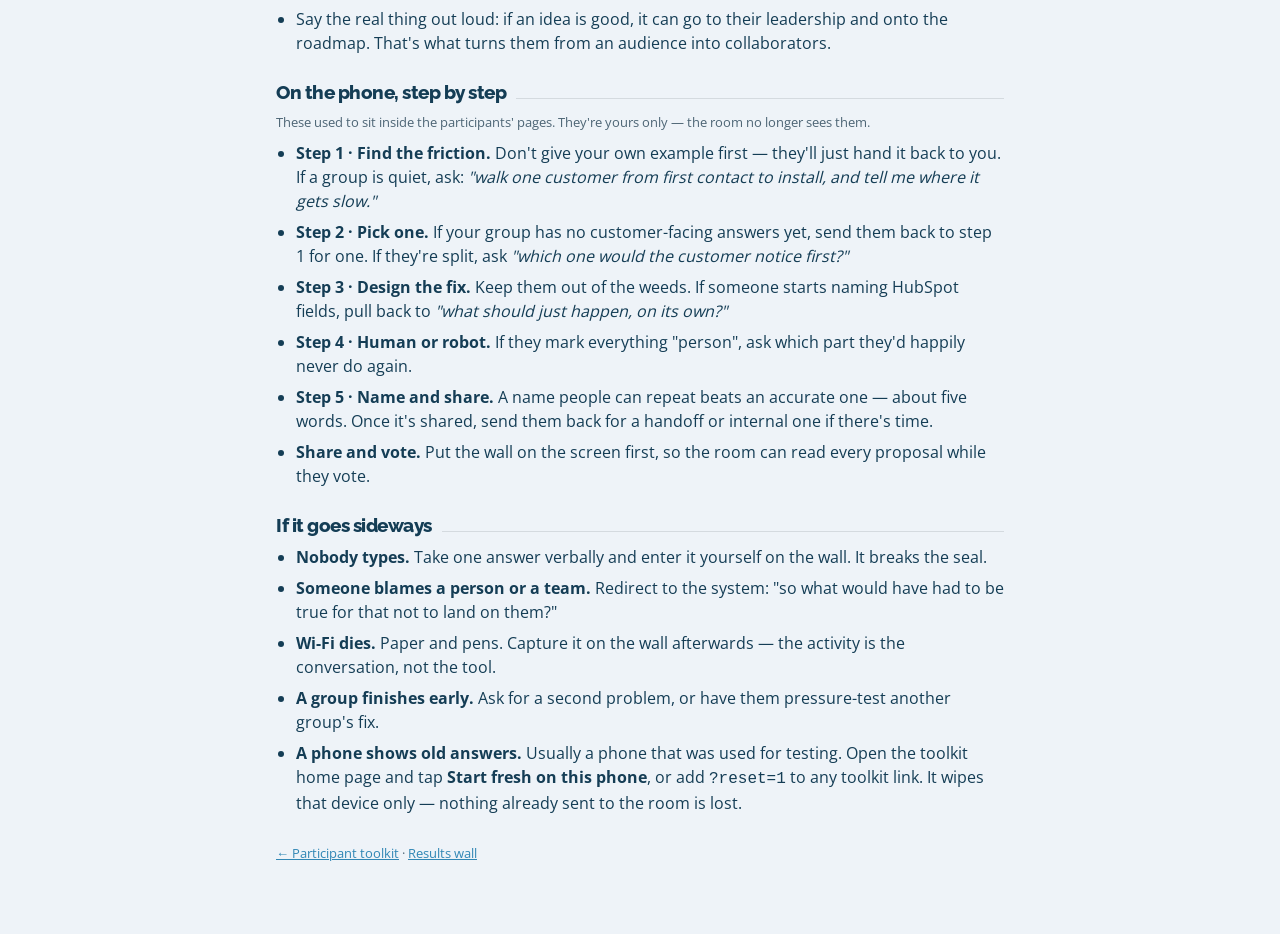
<file: curran/facilitator.html>
<!doctype html>
<html lang="en">
<head>
<meta charset="utf-8">
<meta name="viewport" content="width=device-width, initial-scale=1, viewport-fit=cover">
<meta name="robots" content="noindex, nofollow">
<title>Facilitator Guide</title>
<meta name="description" content="For Zach, Dallas and Barbara only. How to run the Curran breakout.">
<link rel="icon" href="../assets/bigleap-logo.png">
<link rel="stylesheet" href="../assets/workshop.css">
<style>
  .warn { border-left:5px solid var(--red,#EA4335); background:#fff; }
  .phase { display:flex; align-items:baseline; gap:10px; margin:26px 0 8px; }
  .phase h2 { font:800 19px/1.2 "Raleway",Arial,sans-serif; color:var(--navy); margin:0; }
  .phase .clock { font:800 12px "Open Sans",Arial,sans-serif; color:#fff; background:var(--navy); border-radius:999px; padding:3px 9px; white-space:nowrap; }
  .phase .ln { flex:1; height:1px; background:var(--line); }
  .say { border-left:4px solid var(--blue); padding:2px 0 2px 13px; margin:10px 0; font-size:15px; line-height:1.55; color:var(--navy); }
  .say em { display:block; font:700 11px "Open Sans",Arial,sans-serif; text-transform:uppercase; letter-spacing:.08em; color:var(--muted); font-style:normal; margin-bottom:4px; }
  ul.tight { margin:8px 0 0; padding-left:20px; }
  ul.tight li { margin-bottom:7px; line-height:1.5; }
  .grid3 { display:grid; grid-template-columns:repeat(auto-fit,minmax(190px,1fr)); gap:10px; margin-top:10px; }
  .fac { border:1.5px solid var(--line); border-radius:14px; padding:12px; background:#fff; }
  .fac b { display:block; font:800 16px "Raleway",Arial,sans-serif; color:var(--navy); }
  .fac span { font-size:13px; color:var(--muted); line-height:1.45; }
  .dont { color:var(--red,#C23A2D); font-weight:700; }
</style>
</head>
<body>
<main class="wrap">
  <div class="eyebrow">Internal · not for participants</div>
  <h1 class="h1">Facilitator guide</h1>
  <p class="lede">For Zach, Dallas and Barbara. Slide 17 puts people in their groups and slide 18 walks the five steps on screen, so you talk over it rather than letting the room read ahead. More detail than the wall.</p>

  <section class="card warn">
    <h2 style="font-size:17px;margin-top:0">The one rule</h2>
    <p class="small" style="margin-top:6px"><span class="dont">Don't give them your examples first.</span> If you open with a problem you already know about, the group will repeat it back to you. Let them name something real that is happening at Curran this week, then help them sharpen it.</p>
  </section>

  <div class="phase"><h2>Groups</h2><span class="ln"></span></div>
  <p class="small">Mixed on purpose. Each group should contain people who sit next to each other in the customer journey, so the handoff between them is in the room. Aim for someone from marketing, sales, operations and service in every group.</p>
  <div class="grid3">
    <div class="fac"><b>Group A</b><span>Zach facilitates</span></div>
    <div class="fac"><b>Group B</b><span>Dallas facilitates</span></div>
    <div class="fac"><b>Group C</b><span>Barbara facilitates</span></div>
  </div>
  <p class="small" style="margin-top:10px">Names go on the slide before the breakout so people know where to walk. Group C is Barbara, confirmed. Anyone not on the roster picks a group when they scan.</p>

  <div class="phase"><h2>Set it up</h2><span class="clock">3 min</span><span class="ln"></span></div>
  <div class="say"><em>Roughly this</em>Congratulations — you're all hired onto the RevOps team. Here's what we actually do on day one with a client: we dig into the processes, the systems, the departments, and how they hand work to each other. That's what you're about to do for your own company.</div>
  <p class="small">Then give them the worked example, so they know what "specific enough" looks like:</p>
  <div class="say"><em>Zach's example</em>We had a problem passing information from the person who qualified a lead to the person who closed it. The closer sat through an hour-long handoff meeting and spent two to three hours building a proposal. We put an AI notetaker across the organization and had it populate notes against criteria we set. Now a closer preps for a closing call in fifteen minutes instead of three hours — and the client stopped having to repeat themselves. One workflow. That's the size of thing we're looking for.</div>

  <div class="phase"><h2>Find the friction</h2><span class="clock">15 min</span><span class="ln"></span></div>
  <ul class="tight">
    <li>Everyone scans the code and adds what they see, one at a time. Phones only — no one has to speak yet.</li>
    <li>Walk the group while they type. The useful question is <b>"when did that last happen?"</b> — it turns a complaint into a specific moment.</li>
    <li>If a group stalls, prompt across the handoff: <i>"You're in marketing and you're in sales — what goes missing between you two?"</i></li>
    <li>Seven minutes in, check in. If a group is stuck, swap them to describing a single customer from first contact to delivery.</li>
    <li>Their answers appear on their own phone, and on the wall for the room.</li>
  </ul>

  <div class="phase"><h2>Pick one, then build the fix</h2><span class="clock">10 min</span><span class="ln"></span></div>
  <ul class="tight">
    <li><b>One problem per group, not three.</b> Make them argue it out and agree on the single one worth solving.</li>
    <li>Move straight into the Fix-It Builder — it is the same activity continued, not a new one. Their friction answers are already waiting in the picker.</li>
    <li>Push them to name the trigger, what the system does, who owns it, and how you'd know it worked. Vague is fine to start; specific is the goal.</li>
    <li>They're building toward a short pitch: <b>here's the problem, here's our fix, here's how it would work.</b></li>
  </ul>

  <div class="phase"><h2>Share it</h2><span class="clock">10 min</span><span class="ln"></span></div>
  <ul class="tight">
    <li>Each group presents their one idea. Keep it to a couple of minutes each.</li>
    <li>Then the room votes on the ideas across all three groups.</li>
    <li>No prize. The pitch is real instead: the idea the room picks goes to leadership first and onto the roadmap.</li>
    <li>Say the real thing out loud: if an idea is good, it can go to their leadership and onto the roadmap. That's what turns them from an audience into collaborators.</li>
  </ul>

  <div class="phase"><h2>On the phone, step by step</h2><span class="ln"></span></div>
  <p class="small" style="margin-bottom:6px">These used to sit inside the participants' pages. They're yours only — the room no longer sees them.</p>
  <ul class="tight">
    <li><b>Step 1 · Find the friction.</b> Don't give your own example first — they'll just hand it back to you. If a group is quiet, ask: <i>"walk one customer from first contact to install, and tell me where it gets slow."</i></li>
    <li><b>Step 2 · Pick one.</b> If your group has no customer-facing answers yet, send them back to step 1 for one. If they're split, ask <i>"which one would the customer notice first?"</i></li>
    <li><b>Step 3 · Design the fix.</b> Keep them out of the weeds. If someone starts naming HubSpot fields, pull back to <i>"what should just happen, on its own?"</i></li>
    <li><b>Step 4 · Human or robot.</b> If they mark everything "person", ask which part they'd happily never do again.</li>
    <li><b>Step 5 · Name and share.</b> A name people can repeat beats an accurate one — about five words. Once it's shared, send them back for a handoff or internal one if there's time.</li>
    <li><b>Share and vote.</b> Put the wall on the screen first, so the room can read every proposal while they vote.</li>
  </ul>

  <div class="phase"><h2>If it goes sideways</h2><span class="ln"></span></div>
  <ul class="tight">
    <li><b>Nobody types.</b> Take one answer verbally and enter it yourself on the wall. It breaks the seal.</li>
    <li><b>Someone blames a person or a team.</b> Redirect to the system: "so what would have had to be true for that not to land on them?"</li>
    <li><b>Wi-Fi dies.</b> Paper and pens. Capture it on the wall afterwards — the activity is the conversation, not the tool.</li>
    <li><b>A group finishes early.</b> Ask for a second problem, or have them pressure-test another group's fix.</li>
    <li><b>A phone shows old answers.</b> Usually a phone that was used for testing. Open the toolkit home page and tap <b>Start fresh on this phone</b>, or add <code>?reset=1</code> to any toolkit link. It wipes that device only &mdash; nothing already sent to the room is lost.</li>
  </ul>

  <p class="small" style="margin-top:28px"><a href="index.html">&larr; Participant toolkit</a> &middot; <a href="wall.html?view=friction">Results wall</a></p>
</main>
</body>
</html>
</file>
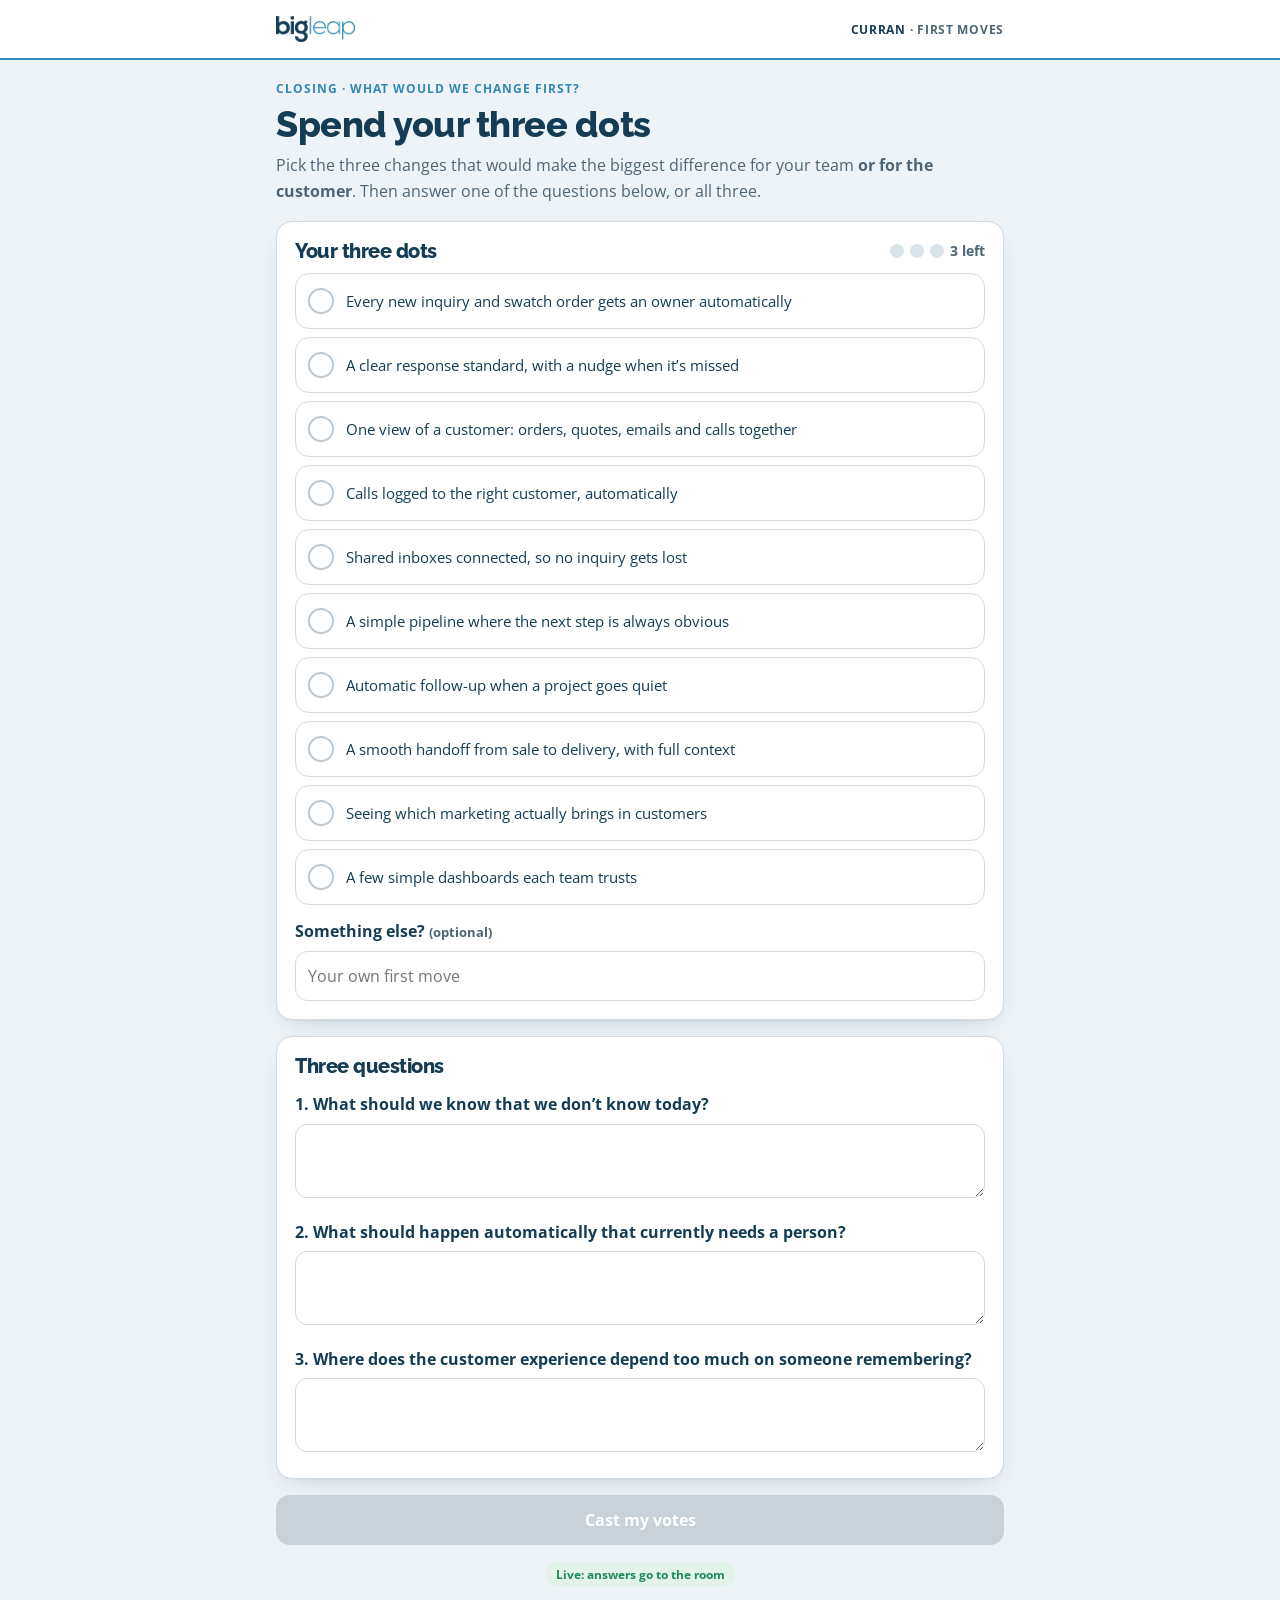
<file: curran/first-moves.html>
<!doctype html>
<html lang="en">
<head>
<meta charset="utf-8">
<meta name="viewport" content="width=device-width, initial-scale=1, viewport-fit=cover">
<meta name="robots" content="noindex, nofollow">
<title>First Moves</title>
<meta name="description" content="Closing discussion: what should Curran change first?">
<link rel="icon" href="../assets/bigleap-logo.png">
<link rel="stylesheet" href="../assets/workshop.css">
<style>
  .moves { display:grid; gap:8px; margin-top:10px; }
  .move { display:flex; gap:12px; align-items:center; text-align:left; min-height:56px; border-radius:14px; border:1.5px solid var(--line); background:#fff; padding:10px 12px; font-size:15px; color:var(--navy); cursor:pointer; }
  .move .dot { flex:none; width:26px; height:26px; border-radius:50%; border:2px solid #B9C9D4; }
  .move[aria-pressed="true"] { border-color:var(--red); background:#FFF6F5; }
  .move[aria-pressed="true"] .dot { background:var(--red); border-color:var(--red); box-shadow:inset 0 0 0 4px #fff; }
  .dots { display:flex; gap:6px; align-items:center; font-weight:700; font-size:14px; color:var(--muted); }
  .dots i { width:14px; height:14px; border-radius:50%; background:var(--red); display:inline-block; }
  .dots i.off { background:#D9E3EA; }
  .q { margin-top:14px; }
  .q label { font-weight:700; display:block; margin-bottom:6px; }
  .hint { font-size:13px; color:var(--muted); margin:-2px 0 6px; }
</style>
</head>
<body>
<header class="top"><div class="in"><a href="index.html"><img src="../assets/bigleap-logo.png" alt="Big Leap: workshop home"></a><div class="tag">First Moves</div></div></header>
<main class="wrap">
  <div class="eyebrow">Closing · What would we change first?</div>
  <h1 class="h1">Spend your three dots</h1>
  <p class="lede">Pick the three changes that would make the biggest difference for your team <b>or for the customer</b>. Then answer one of the questions below, or all three.</p>

  <form id="f" data-sticky-submit novalidate>
    <section class="card">
      <div style="display:flex;justify-content:space-between;align-items:center;gap:10px;flex-wrap:wrap"><h2>Your three dots</h2><div class="dots" id="dots" aria-live="polite"></div></div>
      <div class="moves" id="moves"></div>
      <label class="f" for="other">Something else? <span class="small">(optional)</span></label>
      <input type="text" id="other" maxlength="120" placeholder="Your own first move">
    </section>

    <section class="card">
      <h2>Three questions</h2>
      <div id="qs"></div>
    </section>
    <div class="row"><button class="btn block" id="go" type="submit" disabled>Cast my votes</button></div>
  </form>

  <section class="card done" id="ok" hidden>
    <div class="check"><svg width="28" height="28" viewBox="0 0 24 24" fill="none" stroke="currentColor" stroke-width="2.5" stroke-linecap="round" stroke-linejoin="round"><path d="M20 6 9 17l-5-5"/></svg></div>
    <h2>Votes are in</h2>
    <p class="lede">The most valuable RevOps work usually isn't a massive transformation. It starts with the handful of moments where better information and alignment change how we work.</p>
    <div class="row" style="justify-content:center"><a class="btn ghost" href="wall.html?view=moves" target="_blank" rel="noopener">See the room’s votes</a><a class="btn navy" href="index.html">See what happens next</a></div>
  </section>
  <p style="text-align:center;margin-top:16px"><span id="mode"></span></p>
</main>
<script src="../assets/config.js"></script>
<script src="../assets/workshop.js"></script>
<script>
  var HINTS = {
    'Sales':'Think about the minute before you call a customer: what would you want to already know?',
    'Marketing':'Think about what happens after someone engages: which channels and segments become customers?',
    'Operations & fulfillment':'Think about the moment an order reaches you: what context do you wish came with it?',
    'Customer service':'Think about when a customer reaches out: what history would help you help them faster?',
    'Leadership':'Think about the questions you ask every month: which are hard to answer today?'
  };
  var moves = document.getElementById('moves'), go = document.getElementById('go');
  moves.innerHTML = BL.MOVES.map(function (m) { return '<button class="move" data-v="' + m.id + '"><span class="dot" aria-hidden="true"></span><span>' + m.t + '</span></button>'; }).join('');
  document.getElementById('qs').innerHTML = BL.QUESTIONS.map(function (q, i) {
    var hint = i === 0 && HINTS[BL.team()] ? '<p class="hint">' + HINTS[BL.team()] + '</p>' : '';
    return '<div class="q"><label for="q_' + q.id + '">' + (i + 1) + '. ' + q.t + '</label>' + hint + '<textarea id="q_' + q.id + '" maxlength="220" style="min-height:70px"></textarea></div>';
  }).join('');
  function dots() {
    var n = BL.val(moves, true).length;
    document.getElementById('dots').innerHTML = [0, 1, 2].map(function (k) { return '<i class="' + (k < n ? '' : 'off') + '"></i>'; }).join('') + '<span>' + (3 - n) + ' left</span>';
    go.disabled = n === 0;
  }
  BL.choice(moves, { multi: true, max: 3, onChange: dots });
  document.getElementById('f').addEventListener('submit', function (e) {
    e.preventDefault(); if (go.disabled) return;
    var a = {}; BL.QUESTIONS.forEach(function (q) { a[q.id] = document.getElementById('q_' + q.id).value.trim(); });
    go.disabled = true;
    BL.submit('moves', { votes: BL.val(moves, true), other: document.getElementById('other').value.trim(), answers: a }).then(function () {
      document.getElementById('f').hidden = true; document.getElementById('ok').hidden = false; window.scrollTo({ top: 0, behavior: 'smooth' });
    });
  });
  dots();
  BL.chrome('First Moves');
</script>
</body>
</html>
</file>
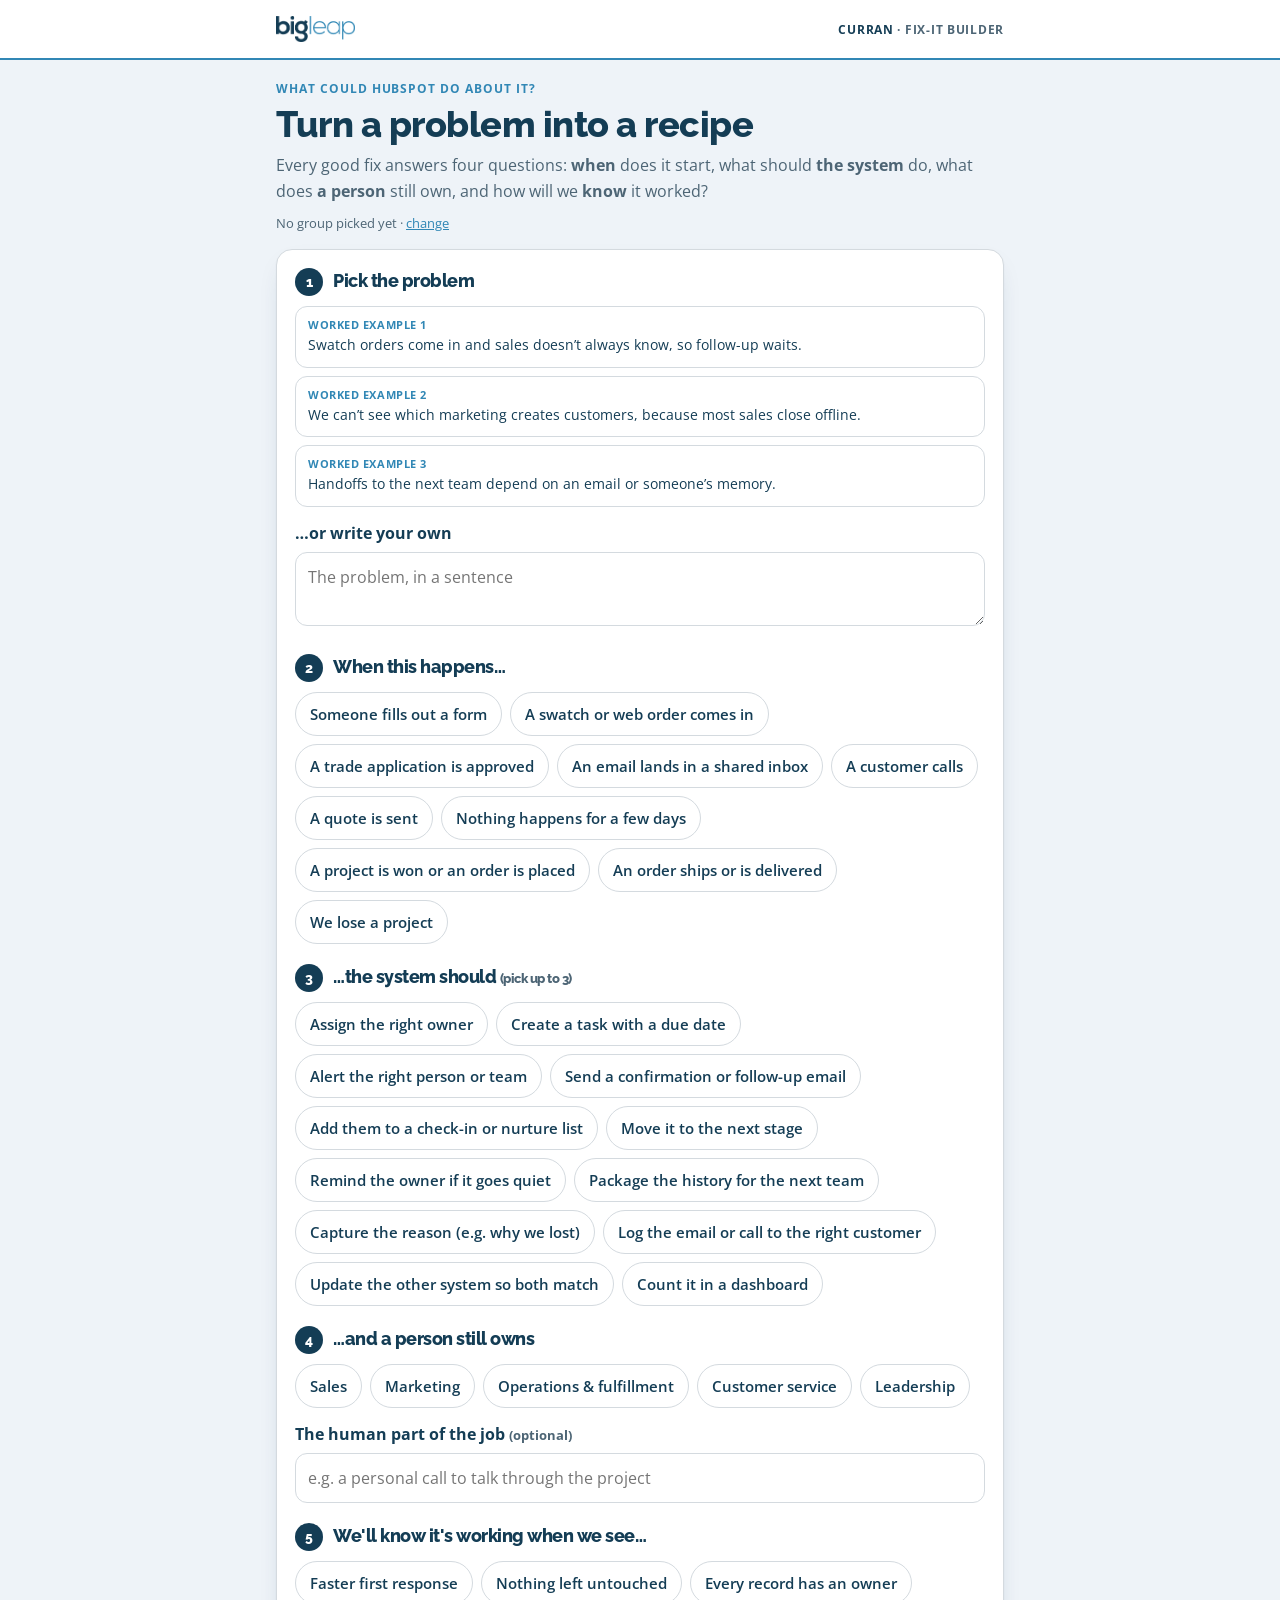
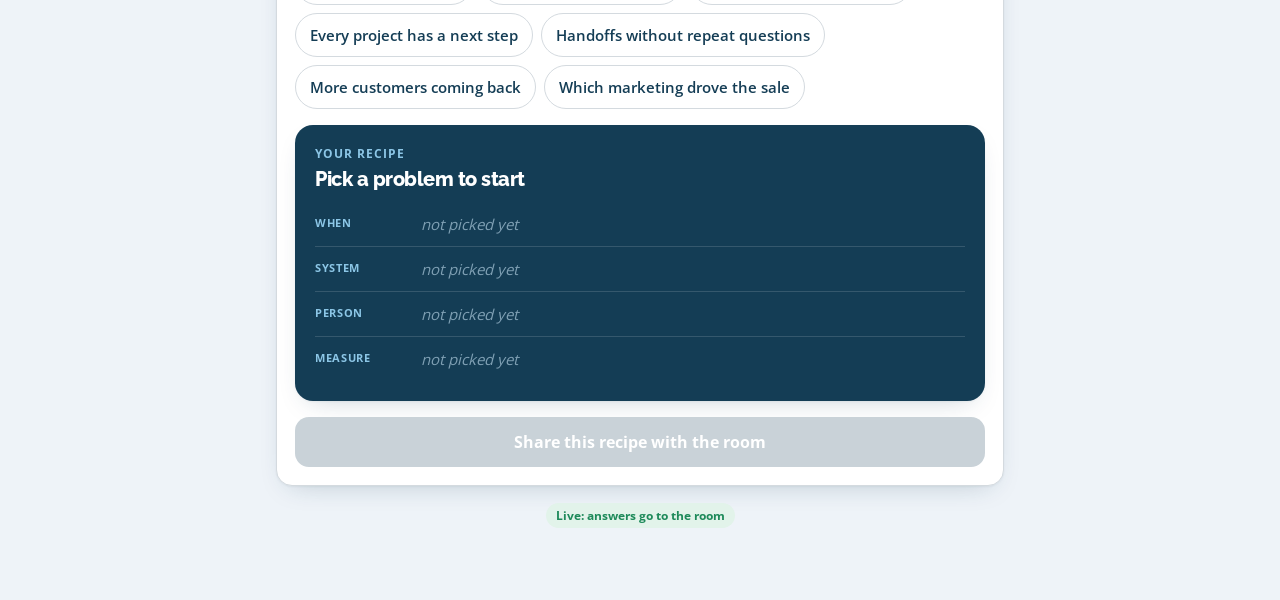
<file: curran/fixit.html>
<!doctype html>
<html lang="en">
<head>
<meta charset="utf-8">
<meta name="viewport" content="width=device-width, initial-scale=1, viewport-fit=cover">
<meta name="robots" content="noindex, nofollow">
<title>Fix-It Builder</title>
<meta name="description" content="Turn a Curran friction point into a RevOps recipe: trigger, automation, owner, measure.">
<link rel="icon" href="../assets/bigleap-logo.png">
<link rel="stylesheet" href="../assets/workshop.css">
<style>
  .picks { display:grid; gap:8px; margin-top:10px; }
  .picks button { text-align:left; min-height:48px; border-radius:12px; border:1.5px solid var(--line); background:#fff; padding:10px 12px; font-size:14px; color:var(--navy); cursor:pointer; }
  .picks button:hover { border-color:var(--blue); }
  .picks .src { display:block; font:700 11px "Open Sans",Arial,sans-serif; letter-spacing:.05em; text-transform:uppercase; color:var(--blue); margin-bottom:2px; }
  .recipe { background:var(--navy); color:#fff; border-radius:18px; padding:20px; margin-top:16px; box-shadow:var(--shadow); }
  .recipe h2 { color:#fff; font-size:20px; }
  .recipe .line { display:grid; grid-template-columns:96px 1fr; gap:10px; padding:10px 0; border-top:1px solid rgba(255,255,255,.14); font-size:15px; }
  .recipe .line:first-of-type { border-top:0; }
  .recipe .k { font:700 11px "Open Sans",Arial,sans-serif; text-transform:uppercase; letter-spacing:.06em; color:#8CC6E6; padding-top:3px; }
  .recipe .empty { color:#7FA0B4; font-style:italic; }
  .road { margin-top:14px; background:rgba(255,255,255,.08); border-radius:12px; padding:12px; }
  .road b { font-family:"Raleway",Arial,sans-serif; }
  .road .tagp { display:inline-block; background:#8CC6E6; color:var(--navy); font-weight:700; font-size:12px; border-radius:999px; padding:2px 9px; margin:4px 4px 0 0; }
</style>
</head>
<body>
<header class="top"><div class="in"><a href="index.html"><img src="../assets/bigleap-logo.png" alt="Big Leap: workshop home"></a><div class="tag">Fix-It Builder</div></div></header>
<main class="wrap">
  <div class="eyebrow">What could HubSpot do about it?</div>
  <h1 class="h1">Turn a problem into a recipe</h1>
  <p class="lede">Every good fix answers four questions: <b>when</b> does it start, what should <b>the system</b> do, what does <b>a person</b> still own, and how will we <b>know</b> it worked?</p>
  <p class="small" style="margin-top:8px"><span id="groupLabel"></span> · <a href="index.html">change</a></p>

  <form id="f" class="card" data-sticky-submit novalidate>
    <div class="step"><span class="n">1</span><h2 style="font-size:18px">Pick the problem</h2></div>
    <div class="picks" id="picks"></div>
    <label class="f" for="prob">…or write your own</label>
    <textarea id="prob" maxlength="200" style="min-height:72px" placeholder="The problem, in a sentence"></textarea>

    <div class="step" style="margin-top:20px"><span class="n">2</span><h2 style="font-size:18px">When this happens…</h2></div>
    <div class="chips" id="trig"></div>

    <div class="step" style="margin-top:20px"><span class="n">3</span><h2 style="font-size:18px">…the system should <span class="small">(pick up to 3)</span></h2></div>
    <div class="chips" id="act"></div>

    <div class="step" style="margin-top:20px"><span class="n">4</span><h2 style="font-size:18px">…and a person still owns</h2></div>
    <div class="chips" id="own"></div>
    <label class="f" for="human">The human part of the job <span class="small">(optional)</span></label>
    <input type="text" id="human" maxlength="120" placeholder="e.g. a personal call to talk through the project">

    <div class="step" style="margin-top:20px"><span class="n">5</span><h2 style="font-size:18px">We'll know it's working when we see…</h2></div>
    <div class="chips" id="meas"></div>

    <div class="recipe" id="recipe" aria-live="polite"></div>
    <div class="row"><button class="btn block" id="go" type="submit" disabled>Share this recipe with the room</button></div>
  </form>
  <section class="card done" id="ok" hidden>
    <div class="check"><svg width="28" height="28" viewBox="0 0 24 24" fill="none" stroke="currentColor" stroke-width="2.5" stroke-linecap="round" stroke-linejoin="round"><path d="M20 6 9 17l-5-5"/></svg></div>
    <h2>Shared with the room</h2>
    <p class="lede">Add another recipe above, or see what everyone else built.</p>
    <div class="row" style="justify-content:center"><a class="btn ghost" href="wall.html?view=fixit" target="_blank" rel="noopener">See the room’s recipes</a><a class="btn navy" href="index.html">Back to today’s toolkits</a></div>
  </section>
  <p style="text-align:center;margin-top:16px"><span id="mode"></span></p>
</main>
<script src="../assets/config.js"></script>
<script src="../assets/workshop.js"></script>
<script>
  var TRIG = { form:'Someone fills out a form', swatch:'A swatch or web order comes in', trade:'A trade application is approved', inbox:'An email lands in a shared inbox', call:'A customer calls', quote:'A quote is sent', quiet:'Nothing happens for a few days', won:'A project is won or an order is placed', ship:'An order ships or is delivered', lost:'We lose a project' };
  var ACT = {
    owner:{ t:'Assign the right owner', p:'p24' }, task:{ t:'Create a task with a due date', p:'p24' }, notify:{ t:'Alert the right person or team', p:'p24' },
    reply:{ t:'Send a confirmation or follow-up email', p:'p24' }, nurture:{ t:'Add them to a check-in or nurture list', p:'p24' },
    stage:{ t:'Move it to the next stage', p:'p25' }, nudge:{ t:'Remind the owner if it goes quiet', p:'p25' }, context:{ t:'Package the history for the next team', p:'p25' }, reason:{ t:'Capture the reason (e.g. why we lost)', p:'p25' },
    log:{ t:'Log the email or call to the right customer', p:'p21' }, sync:{ t:'Update the other system so both match', p:'p22' }, report:{ t:'Count it in a dashboard', p:'p3' }
  };
  var MEAS = { speed:'Faster first response', untouched:'Nothing left untouched', owned:'Every record has an owner', nextstep:'Every project has a next step', handoff:'Handoffs without repeat questions', repeat:'More customers coming back', source:'Which marketing drove the sale' };
  var EX = [
    { text:'Swatch orders come in and sales doesn’t always know, so follow-up waits.', trig:'swatch', act:['owner','task','notify'], own:'Sales', meas:'speed' },
    { text:'We can’t see which marketing creates customers, because most sales close offline.', trig:'won', act:['sync','report'], own:'Marketing', meas:'source' },
    { text:'Handoffs to the next team depend on an email or someone’s memory.', trig:'won', act:['context','task','notify'], own:'Operations & fulfillment', meas:'handoff' }
  ];
  function chips(el, map) { el.innerHTML = Object.keys(map).map(function (k) { return '<button class="chip" data-v="' + k + '">' + (map[k].t || map[k]) + '</button>'; }).join(''); }
  var trig = document.getElementById('trig'), act = document.getElementById('act'), own = document.getElementById('own'), meas = document.getElementById('meas'), prob = document.getElementById('prob'), human = document.getElementById('human'), go = document.getElementById('go');
  chips(trig, TRIG); chips(act, ACT); chips(meas, MEAS);
  own.innerHTML = BL.config.teams.filter(function (t) { return t !== 'Other'; }).map(function (t) { return '<button class="chip" data-v="' + BL.esc(t) + '">' + BL.esc(t) + '</button>'; }).join('');
  BL.choice(trig, { onChange: render }); BL.choice(act, { multi: true, max: 3, onChange: render }); BL.choice(own, { onChange: render }); BL.choice(meas, { onChange: render });
  prob.addEventListener('input', render); human.addEventListener('input', render);

  function setChoice(el, v) { el.querySelectorAll('[data-v]').forEach(function (b) { b.setAttribute('aria-pressed', [].concat(v).indexOf(b.getAttribute('data-v')) > -1 ? 'true' : 'false'); }); }
  function pickBtn(label, text, preset) {
    var b = document.createElement('button'); b.type = 'button';
    b.innerHTML = '<span class="src">' + label + '</span>' + BL.esc(text);
    b.addEventListener('click', function () {
      prob.value = text;
      if (preset) { setChoice(trig, preset.trig); setChoice(act, preset.act); setChoice(own, preset.own); setChoice(meas, preset.meas); }
      render(); prob.scrollIntoView({ behavior: 'smooth', block: 'center' });
    });
    return b;
  }
  var picks = document.getElementById('picks');
  EX.forEach(function (e, i) { picks.appendChild(pickBtn('Worked example ' + (i + 1), e.text, e)); });
  BL.load('friction').then(function (rows) {
    rows.filter(function (r) { return r.payload && r.payload.text; })
      .sort(function (a, b) { return (b.payload.hurt || 0) - (a.payload.hurt || 0); })
      .slice(0, 5).forEach(function (r) { picks.appendChild(pickBtn('From the room', r.payload.text)); });
  }).catch(function () {});

  function phases(v) {
    var ids = v.act.map(function (a) { return ACT[a].p; });
    if (v.act.indexOf('log') > -1 && v.trig === 'call') ids[v.act.indexOf('log')] = 'p23';
    if (v.trig === 'call' && ids.indexOf('p23') < 0) ids.push('p23');
    if (v.meas === 'source' && ids.indexOf('p3') < 0) ids.push('p3');
    var seen = {}; return BL.ROADMAP.filter(function (p) { if (ids.indexOf(p.id) > -1 && !seen[p.id]) { seen[p.id] = 1; return true; } });
  }
  function val() { return { problem: prob.value.trim(), trig: BL.val(trig), act: BL.val(act, true), owner: BL.val(own), human: human.value.trim(), meas: BL.val(meas) }; }
  function render() {
    var v = val(), E = function (x) { return x ? BL.esc(x) : '<span class="empty">not picked yet</span>'; };
    var ph = phases(v);
    document.getElementById('recipe').innerHTML = '<div class="eyebrow" style="color:#8CC6E6">Your recipe</div><h2>' + (v.problem ? BL.esc(v.problem) : 'Pick a problem to start') + '</h2>' +
      '<div style="margin-top:10px"><div class="line"><span class="k">When</span><span>' + E(TRIG[v.trig]) + '</span></div>' +
      '<div class="line"><span class="k">System</span><span>' + (v.act.length ? v.act.map(function (a) { return BL.esc(ACT[a].t); }).join('<br>') : E('')) + '</span></div>' +
      '<div class="line"><span class="k">Person</span><span>' + E(v.owner) + (v.human ? ': ' + BL.esc(v.human) : '') + '</span></div>' +
      '<div class="line"><span class="k">Measure</span><span>' + E(MEAS[v.meas]) + '</span></div></div>' +
      (ph.length ? '<div class="road"><b>Already on the plan.</b> This lines up with: <br>' + ph.map(function (p) { return '<span class="tagp">' + BL.esc(p.when) + ' · ' + BL.esc(p.name) + '</span>'; }).join('') + '</div>' : '');
    go.disabled = !(v.problem && v.trig && v.act.length && v.owner && v.meas);
  }
  document.getElementById('f').addEventListener('submit', function (e) {
    e.preventDefault(); if (go.disabled) return;
    var v = val(); v.phases = phases(v).map(function (p) { return p.id; });
    v.trigText = TRIG[v.trig]; v.actText = v.act.map(function (a) { return ACT[a].t; }); v.measText = MEAS[v.meas];
    go.disabled = true;
    BL.submit('fixit', v).then(function () {
      BL.toast('Recipe shared with the room');
      document.getElementById('ok').hidden = false;
      prob.value = ''; human.value = ''; [trig, act, own, meas].forEach(BL.reset); render(); window.scrollTo({ top: 0, behavior: 'smooth' });
    });
  });
  render();
  BL.chrome('Fix-It Builder');
</script>
</body>
</html>
</file>
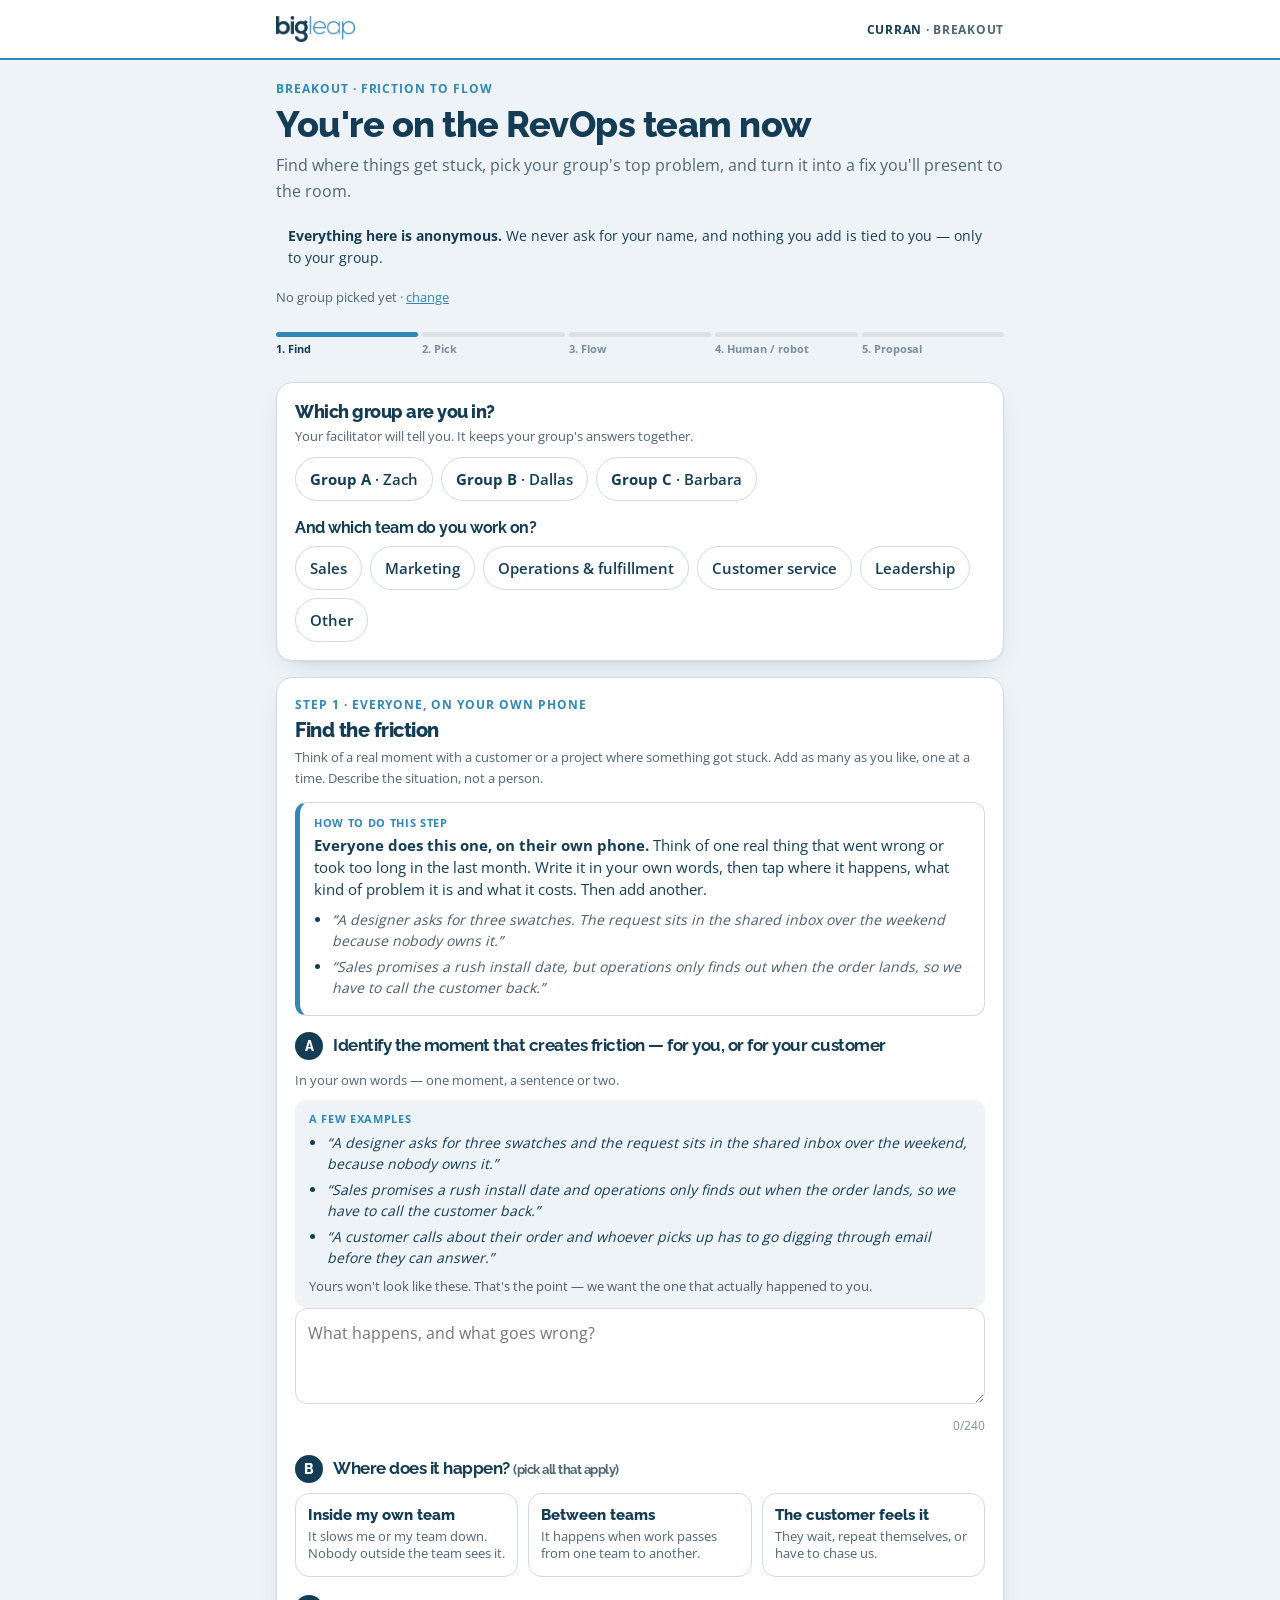
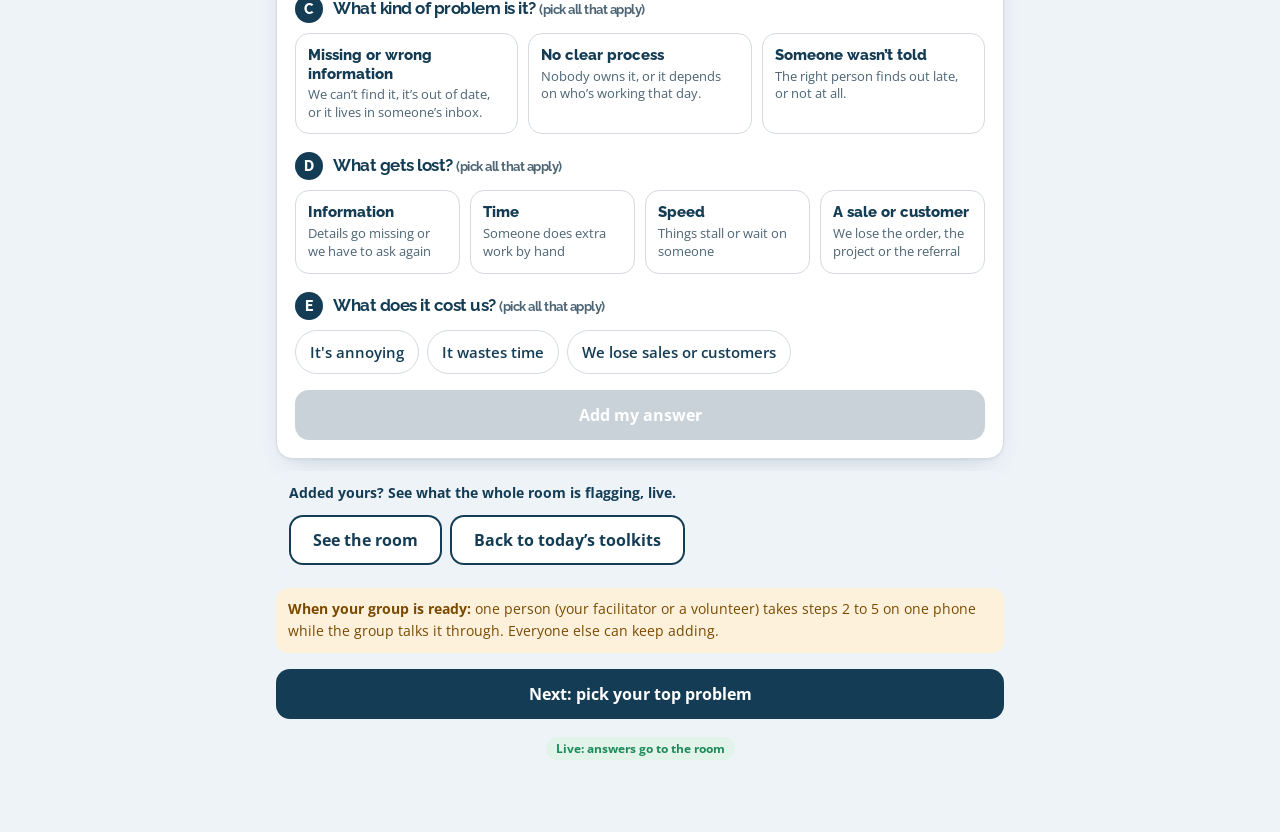
<file: curran/friction.html>
<!doctype html>
<html lang="en">
<head>
<meta charset="utf-8">
<meta name="viewport" content="width=device-width, initial-scale=1">
<meta name="robots" content="noindex, nofollow">
<title>Friction to Flow</title>
<meta http-equiv="refresh" content="0; url=breakout.html?step=1">
<link rel="canonical" href="breakout.html?step=1">
<style>body{font-family:"Open Sans",Arial,sans-serif;background:#F3F7FA;color:#143D55;padding:24px}</style>
</head>
<body>
<p>The Friction Finder is now step 1 of the breakout. <a href="breakout.html?step=1">Go to the breakout</a>.</p>
<script>location.replace('breakout.html?step=1');</script>
</body>
</html>
</file>
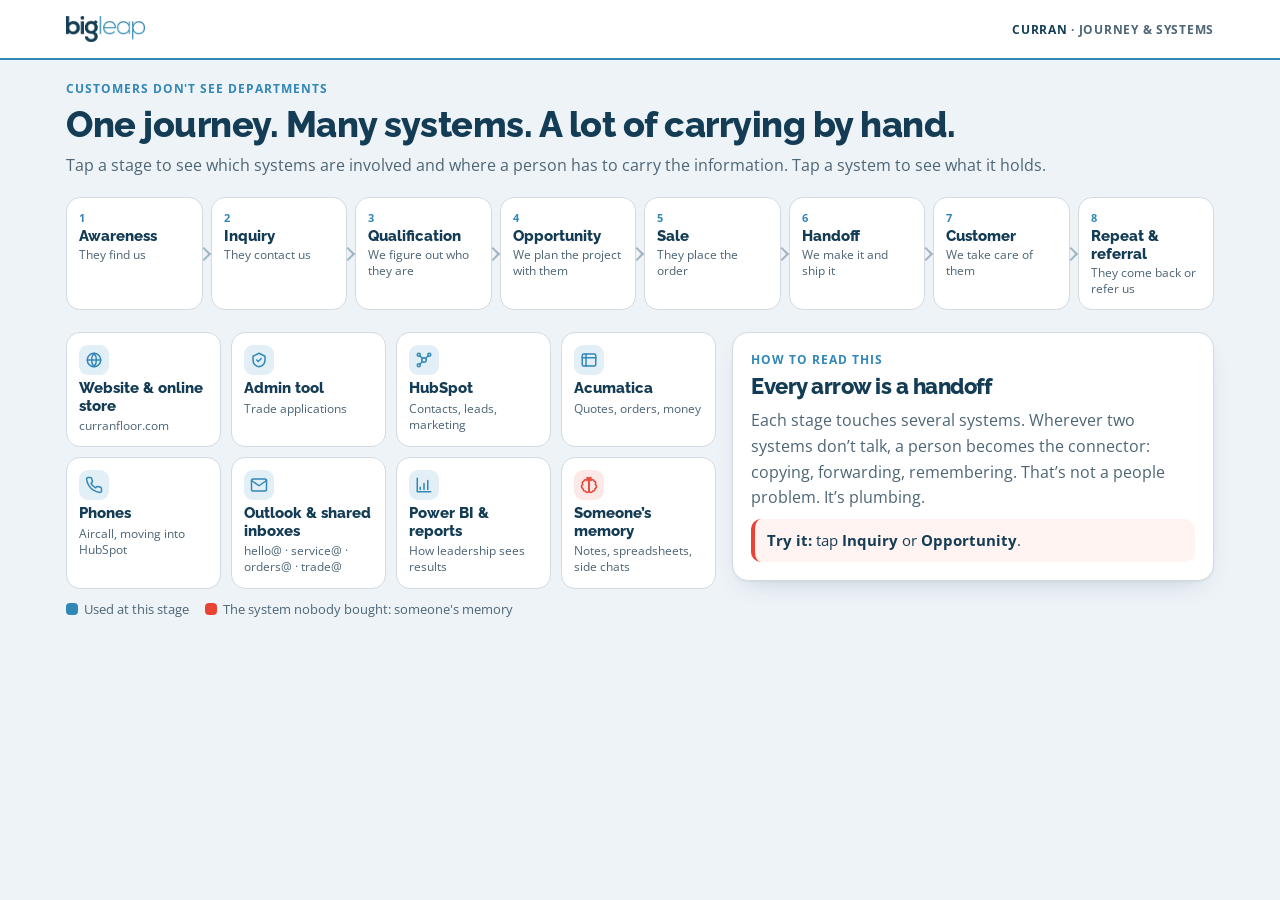
<file: curran/map.html>
<!doctype html>
<html lang="en">
<head>
<meta charset="utf-8">
<meta name="viewport" content="width=device-width, initial-scale=1, viewport-fit=cover">
<meta name="robots" content="noindex, nofollow">
<title>Journey and Systems</title>
<meta name="description" content="How a Curran customer moves through the journey, and which systems carry them.">
<link rel="icon" href="../assets/bigleap-logo.png">
<link rel="stylesheet" href="../assets/workshop.css">
<style>
  .wrap { max-width:1180px; }
  .top .in { max-width:1180px; }
  .journey { display:grid; grid-template-columns:repeat(8,minmax(118px,1fr)); gap:8px; margin-top:18px; overflow-x:auto; padding-bottom:6px; scroll-snap-type:x mandatory; }
  .stage { scroll-snap-align:start; position:relative; min-height:96px; border-radius:14px; border:1.5px solid var(--line); background:#fff; padding:12px 12px 12px; text-align:left; cursor:pointer; color:var(--navy); display:flex; flex-direction:column; gap:2px; }
  .stage .num { font:800 11px "Open Sans",Arial,sans-serif; color:var(--blue); letter-spacing:.06em; }
  .stage b { font:800 15px/1.2 "Raleway",Arial,sans-serif; }
  .stage span { font-size:12px; color:var(--muted); line-height:1.35; }
  .stage[aria-pressed="true"] { background:var(--navy); border-color:var(--navy); }
  .stage[aria-pressed="true"] b, .stage[aria-pressed="true"] span, .stage[aria-pressed="true"] .num { color:#fff; }
  .stage:not(:last-child)::after { content:""; position:absolute; right:-7px; top:50%; width:8px; height:8px; border-top:2px solid #9FB4C2; border-right:2px solid #9FB4C2; transform:translateY(-50%) rotate(45deg); }
  .layout { display:grid; grid-template-columns:1fr; gap:16px; margin-top:16px; }
  @media (min-width:900px){ .layout { grid-template-columns:1.35fr 1fr; } }
  .systems { display:grid; grid-template-columns:repeat(2,minmax(0,1fr)); gap:10px; }
  @media (min-width:640px){ .systems { grid-template-columns:repeat(4,minmax(0,1fr)); } }
  .sys { min-height:104px; border-radius:14px; border:1.5px solid var(--line); background:#fff; padding:12px; text-align:left; cursor:pointer; color:var(--navy); display:flex; flex-direction:column; gap:4px; transition:opacity .2s, transform .2s, box-shadow .2s; }
  .sys .ic { width:30px; height:30px; border-radius:9px; background:var(--blue-soft); color:var(--blue); display:grid; place-items:center; }
  .sys .ic svg { width:18px; height:18px; }
  .sys b { font:800 14.5px/1.2 "Raleway",Arial,sans-serif; }
  .sys span { font-size:12px; color:var(--muted); line-height:1.35; }
  .sys.dim { opacity:.28; }
  .sys.lit { border-color:var(--blue); box-shadow:0 0 0 3px rgba(49,135,181,.22); }
  .sys.memory .ic { background:#FCE8E6; color:var(--red); }
  .sys[aria-pressed="true"] { background:var(--navy); border-color:var(--navy); }
  .sys[aria-pressed="true"] b, .sys[aria-pressed="true"] span { color:#fff; }
  .panel { background:#fff; border:1px solid var(--line); border-radius:16px; padding:18px; box-shadow:var(--shadow); align-self:start; }
  .panel h2 { font-size:22px; font-weight:800; }
  .panel .k { font:700 12px "Open Sans",Arial,sans-serif; text-transform:uppercase; letter-spacing:.06em; color:var(--blue); margin-top:14px; }
  .panel ul { margin:6px 0 0; padding-left:18px; }
  .panel li { margin:4px 0; }
  .hand { background:#FFF4F2; border-left:4px solid var(--red); border-radius:10px; padding:10px 12px; margin-top:8px; font-size:14.5px; }
  .legend { display:flex; gap:16px; flex-wrap:wrap; font-size:13px; color:var(--muted); margin-top:10px; }
  .legend i { display:inline-block; width:12px; height:12px; border-radius:4px; vertical-align:-1px; margin-right:6px; }
</style>
</head>
<body>
<header class="top"><div class="in"><a href="index.html"><img src="../assets/bigleap-logo.png" alt="Big Leap: workshop home"></a><div class="tag">Journey &amp; systems</div></div></header>
<main class="wrap">
  <div class="eyebrow">Customers don't see departments</div>
  <h1 class="h1">One journey. Many systems. A lot of carrying by hand.</h1>
  <p class="lede">Tap a stage to see which systems are involved and where a person has to carry the information. Tap a system to see what it holds.</p>

  <div class="journey" id="journey" role="group" aria-label="Customer journey stages"></div>

  <div class="layout">
    <section aria-label="Systems">
      <div class="systems" id="systems"></div>
      <div class="legend"><span><i style="background:var(--blue)"></i>Used at this stage</span><span><i style="background:var(--red)"></i>The system nobody bought: someone's memory</span></div>
    </section>
    <aside class="panel" id="panel" aria-live="polite"></aside>
  </div>
</main>
<script src="../assets/config.js"></script>
<script src="../assets/workshop.js"></script>
<script>
  var IC = {
    web:'<path d="M3 12h18M12 3a14 14 0 0 1 0 18M12 3a14 14 0 0 0 0 18"/><circle cx="12" cy="12" r="9"/>',
    admin:'<path d="M9 12l2 2 4-4"/><path d="M12 3l8 4v5c0 5-3.5 8-8 9-4.5-1-8-4-8-9V7z"/>',
    hub:'<circle cx="12" cy="12" r="3"/><circle cx="5" cy="5" r="2"/><circle cx="19" cy="5" r="2"/><circle cx="5" cy="19" r="2"/><path d="M7 7l3 3M17 7l-3 3M7 17l3-3"/>',
    erp:'<rect x="3" y="4" width="18" height="16" rx="2"/><path d="M3 9h18M8 4v16"/>',
    phone:'<path d="M22 16.9v3a2 2 0 0 1-2.2 2 19.8 19.8 0 0 1-8.6-3.1 19.5 19.5 0 0 1-6-6A19.8 19.8 0 0 1 2.1 4.2 2 2 0 0 1 4.1 2h3a2 2 0 0 1 2 1.7c.1.9.4 1.8.7 2.7a2 2 0 0 1-.5 2.1L8 9.8a16 16 0 0 0 6 6l1.3-1.3a2 2 0 0 1 2.1-.4c.9.3 1.8.6 2.7.7a2 2 0 0 1 1.7 2z"/>',
    mail:'<rect x="2" y="4" width="20" height="16" rx="2"/><path d="m22 6-10 7L2 6"/>',
    bi:'<path d="M3 3v18h18"/><path d="M7 15v3M12 10v8M17 6v12"/>',
    mem:'<path d="M9.5 2A2.5 2.5 0 0 1 12 4.5v15a2.5 2.5 0 0 1-4.96.44 2.5 2.5 0 0 1-2.96-3.08 3 3 0 0 1-.34-5.58 2.5 2.5 0 0 1 1.32-4.24 2.5 2.5 0 0 1 4.44-1.04Z"/><path d="M14.5 2A2.5 2.5 0 0 0 12 4.5v15a2.5 2.5 0 0 0 4.96.44 2.5 2.5 0 0 0 2.96-3.08 3 3 0 0 0 .34-5.58 2.5 2.5 0 0 0-1.32-4.24 2.5 2.5 0 0 0-4.44-1.04Z"/>'
  };
  var SYS = [
    { id:'web', ic:'web', name:'Website & online store', sub:'curranfloor.com', holds:['Browsing and product research','Forms, swatch orders and web orders','Trade program applications'], stages:['aware','inquiry','sale'] },
    { id:'admin', ic:'admin', name:'Admin tool', sub:'Trade applications', holds:['Trade program applications and approvals','Trade tiers and pricing that feed Acumatica'], stages:['qualify'] },
    { id:'hub', ic:'hub', name:'HubSpot', sub:'Contacts, leads, marketing', holds:['Every contact and company','Marketing emails, forms and lead triage','Tasks, sales emails and, soon, calls'], stages:['aware','inquiry','qualify','opp','repeat'] },
    { id:'erp', ic:'erp', name:'Acumatica', sub:'Quotes, orders, money', holds:['Quotes and sales orders','Invoices, payments and pricing','The financial source of truth'], stages:['opp','sale','handoff','customer','repeat'] },
    { id:'phone', ic:'phone', name:'Phones', sub:'Aircall, moving into HubSpot', holds:['Inbound and outbound calls','Call history (not always on the right record today)'], stages:['inquiry','opp','customer'] },
    { id:'mail', ic:'mail', name:'Outlook & shared inboxes', sub:'hello@ · service@ · orders@ · trade@', holds:['Personal sales threads','Order, trade and service inboxes','A lot of customer context that never reaches the CRM'], stages:['inquiry','opp','sale','handoff','customer'] },
    { id:'bi', ic:'bi', name:'Power BI & reports', sub:'How leadership sees results', holds:['Sales results from Acumatica','Company-wide presentations'], stages:['sale','repeat'] },
    { id:'mem', ic:'mem', name:'Someone’s memory', sub:'Notes, spreadsheets, side chats', holds:['Who is working which project','What was promised and when','The things we “just know”'], stages:['aware','inquiry','qualify','opp','sale','handoff','customer','repeat'] }
  ];
  var HAND = {
    aware:'Marketing can’t easily see which campaigns lead to sales that close offline, so it’s hard to know what to do more of.',
    inquiry:'Inquiries land in different inboxes and get forwarded or copied into new threads; order emails get matched to a customer by hand.',
    qualify:'Leads are sorted, prioritized and assigned by people, and trade approvals are rotated between reps by hand.',
    opp:'The quote lives in Acumatica, the conversation lives in Outlook, and HubSpot may not see either.',
    sale:'The order and the sales record don’t always meet in one place, so the full story is split.',
    handoff:'Project context travels to the next team by email or memory.',
    customer:'The customer may have to repeat themselves to a different person.',
    repeat:'It’s hard to see who has gone quiet, who is ready for the next project, and what brought them back.'
  };
  var j = document.getElementById('journey'), s = document.getElementById('systems'), panel = document.getElementById('panel');
  j.innerHTML = BL.STAGES.map(function (x) { return '<button class="stage" data-v="' + x.id + '"><span class="num">' + x.n + '</span><b>' + x.name + '</b><span>' + x.short + '</span></button>'; }).join('');
  s.innerHTML = SYS.map(function (x) { return '<button class="sys' + (x.id === 'mem' ? ' memory' : '') + '" data-s="' + x.id + '" aria-pressed="false" type="button"><span class="ic"><svg viewBox="0 0 24 24" fill="none" stroke="currentColor" stroke-width="2" stroke-linecap="round" stroke-linejoin="round">' + IC[x.ic] + '</svg></span><b>' + x.name + '</b><span>' + BL.esc(x.sub) + '</span></button>'; }).join('');
  var sysBtns = s.querySelectorAll('.sys');
  function intro() {
    panel.innerHTML = '<div class="eyebrow">How to read this</div><h2>Every arrow is a handoff</h2><p class="lede">Each stage touches several systems. Wherever two systems don’t talk, a person becomes the connector: copying, forwarding, remembering. That’s not a people problem. It’s plumbing.</p><div class="hand"><b>Try it:</b> tap <b>Inquiry</b> or <b>Opportunity</b>.</div>';
  }
  function showStage(id) {
    var st = BL.STAGES.filter(function (x) { return x.id === id; })[0];
    sysBtns.forEach(function (b) { b.setAttribute('aria-pressed', 'false'); var on = SYS.filter(function (x) { return x.id === b.getAttribute('data-s'); })[0].stages.indexOf(id) > -1; b.classList.toggle('lit', on); b.classList.toggle('dim', !on); });
    var used = SYS.filter(function (x) { return x.stages.indexOf(id) > -1 && x.id !== 'mem'; }).map(function (x) { return x.name; });
    panel.innerHTML = '<div class="eyebrow">Stage ' + st.n + '</div><h2>' + st.name + ': ' + st.short.toLowerCase() + '</h2><p class="small" style="margin-top:6px">' + st.ex + '</p>' +
      '<div class="k">Systems involved</div><ul>' + used.map(function (u) { return '<li>' + BL.esc(u) + '</li>'; }).join('') + '</ul>' +
      '<div class="k">Where a person carries it today</div><div class="hand">' + HAND[id] + '</div>';
    BL.track('workshop_map_stage', { stage: id });
  }
  function showSys(id) {
    var x = SYS.filter(function (y) { return y.id === id; })[0];
    BL.reset(j);
    sysBtns.forEach(function (b) { var me = b.getAttribute('data-s') === id; b.setAttribute('aria-pressed', me ? 'true' : 'false'); b.classList.remove('lit', 'dim'); });
    panel.innerHTML = '<div class="eyebrow">System</div><h2>' + x.name + '</h2><p class="small" style="margin-top:6px">' + BL.esc(x.sub) + '</p><div class="k">What it holds</div><ul>' + x.holds.map(function (h) { return '<li>' + h + '</li>'; }).join('') + '</ul>' +
      '<div class="k">Stages it touches</div><p style="margin-top:6px">' + x.stages.map(function (sid) { return '<span class="pill">' + BL.STAGES.filter(function (q) { return q.id === sid; })[0].name + '</span>'; }).join(' ') + '</p>';
    BL.track('workshop_map_system', { system: id });
  }
  BL.choice(j, { onChange: function (v) { if (v) showStage(v); } });
  sysBtns.forEach(function (b) { b.addEventListener('click', function () { showSys(b.getAttribute('data-s')); }); });
  var start = BL.params.get('stage'); if (start) { var sb = j.querySelector('[data-v="' + start + '"]'); if (sb) { sb.setAttribute('aria-pressed', 'true'); showStage(start); } else intro(); } else intro();
  BL.chrome('Journey & systems');
</script>
</body>
</html>
</file>
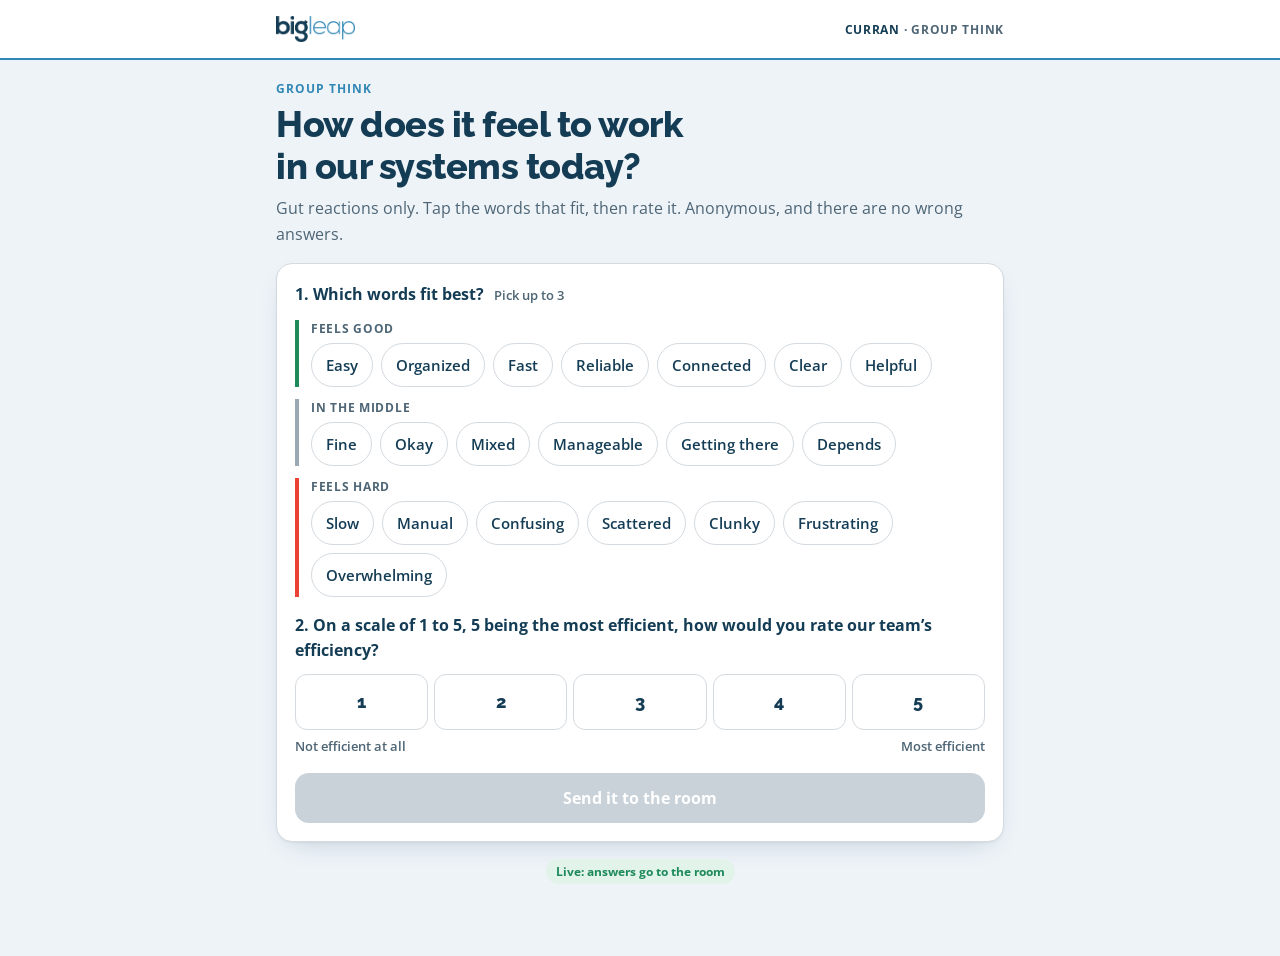
<file: curran/pulse.html>
<!doctype html>
<html lang="en">
<head>
<meta charset="utf-8">
<meta name="viewport" content="width=device-width, initial-scale=1, viewport-fit=cover">
<meta name="robots" content="noindex, nofollow">
<title>Group Think</title>
<meta name="description" content="Group Think: a quick room check for the Curran RevOps workshop.">
<link rel="icon" href="../assets/bigleap-logo.png">
<link rel="stylesheet" href="../assets/workshop.css">
<style>
  .scale { display:grid; grid-template-columns:repeat(5,1fr); gap:6px; margin-top:10px; }
  .scale button { min-height:56px; border-radius:12px; border:1.5px solid var(--line); background:#fff; font:800 18px "Raleway",Arial,sans-serif; color:var(--navy); cursor:pointer; }
  .scale button[aria-pressed="true"] { background:var(--navy); color:#fff; border-color:var(--navy); }
  .ends { display:flex; justify-content:space-between; gap:10px; font-size:13px; font-weight:600; color:var(--muted); margin-top:6px; }
  .ends span:last-child { text-align:right; }
  .ends b { display:none; }
  .pickn { font:600 13px "Open Sans",Arial,sans-serif; color:var(--muted); margin-left:6px; }
  .tone { margin-top:12px; padding-left:12px; border-left:4px solid var(--line); }
  .tone .tl { font:800 12px "Open Sans",Arial,sans-serif; letter-spacing:.06em; text-transform:uppercase; color:var(--muted); }
  .tone .chips { margin-top:6px; }
  .tone.pos { border-color:#1E8A5A; } .tone.mid { border-color:#9AA9B3; } .tone.neg { border-color:#EA4335; }
  /* Phones: side-by-side end labels collide, so stack them and name the number each belongs to */
  @media (max-width:620px){
    .ends { display:grid; grid-template-columns:minmax(0,1fr); gap:7px; margin-top:12px; }
    .ends span, .ends span:last-child { display:flex; gap:9px; align-items:baseline; text-align:left; }
    .ends b { display:inline; font:800 14px "Raleway",Arial,sans-serif; color:var(--navy); }
    .scale button { min-height:52px; }
  }
</style>
</head>
<body>
<header class="top"><div class="in"><a href="index.html"><img src="../assets/bigleap-logo.png" alt="Big Leap: workshop home"></a><div class="tag">Group Think</div></div></header>
<main class="wrap">
  <div class="eyebrow">Group Think</div>
  <h1 class="h1">How does it feel to work in our systems today?</h1>
  <p class="lede">Gut reactions only. Tap the words that fit, then rate it. Anonymous, and there are no wrong answers.</p>

  <div class="card" id="back" hidden style="background:var(--sky);border:0;padding:12px 16px;display:flex;flex-wrap:wrap;gap:10px;align-items:center;justify-content:space-between">
    <span style="font-weight:700;color:var(--navy)">✓ You've answered. Here's what you picked; change anything and send again.</span>
    <a class="btn ghost" href="wall.html?view=pulse" target="_blank" rel="noopener">See the room’s answers</a>
  </div>

  <form id="f" class="card" novalidate>
    <p class="f" style="font-weight:700;margin:0">1. Which words fit best? <span class="pickn">Pick up to 3</span></p>
    <div id="words">
      <div class="tone pos"><div class="tl">Feels good</div><div class="chips"><button class="chip" data-v="easy">Easy</button><button class="chip" data-v="organized">Organized</button><button class="chip" data-v="fast">Fast</button><button class="chip" data-v="reliable">Reliable</button><button class="chip" data-v="connected">Connected</button><button class="chip" data-v="clear">Clear</button><button class="chip" data-v="helpful">Helpful</button></div></div>
      <div class="tone mid"><div class="tl">In the middle</div><div class="chips"><button class="chip" data-v="fine">Fine</button><button class="chip" data-v="okay">Okay</button><button class="chip" data-v="mixed">Mixed</button><button class="chip" data-v="manageable">Manageable</button><button class="chip" data-v="getting there">Getting there</button><button class="chip" data-v="depends">Depends</button></div></div>
      <div class="tone neg"><div class="tl">Feels hard</div><div class="chips"><button class="chip" data-v="slow">Slow</button><button class="chip" data-v="manual">Manual</button><button class="chip" data-v="confusing">Confusing</button><button class="chip" data-v="scattered">Scattered</button><button class="chip" data-v="clunky">Clunky</button><button class="chip" data-v="frustrating">Frustrating</button><button class="chip" data-v="overwhelming">Overwhelming</button></div></div>
    </div>

    <p class="f" style="font-weight:700;margin:16px 0 0">2. On a scale of 1 to 5, 5 being the most efficient, how would you rate our team’s efficiency?</p>
    <div class="scale" id="scale" role="group" aria-label="1 means not efficient at all, 5 means the most efficient">
      <button data-v="1">1</button><button data-v="2">2</button><button data-v="3">3</button><button data-v="4">4</button><button data-v="5">5</button>
    </div>
    <div class="ends"><span><b>1</b> Not efficient at all</span><span><b>5</b> Most efficient</span></div>

    <div class="row"><button class="btn block" id="go" type="submit" disabled>Send it to the room</button></div>
  </form>

  <section class="card done" id="ok" hidden>
    <div class="check"><svg width="28" height="28" viewBox="0 0 24 24" fill="none" stroke="currentColor" stroke-width="2.5" stroke-linecap="round" stroke-linejoin="round"><path d="M20 6 9 17l-5-5"/></svg></div>
    <h2>Thanks, that's on the wall</h2>
    <p class="lede">Look up at the screen. Keep this page open; you'll use the same link all session.</p>
    <div class="row" style="justify-content:center"><a class="btn ghost" href="wall.html?view=pulse" target="_blank" rel="noopener">See the room’s answers</a><a class="btn navy" href="index.html">Back to today’s toolkits</a></div>
    <p style="margin-top:12px"><a href="pulse.html" class="small">Change my answers</a></p>
  </section>
  <p style="text-align:center;margin-top:16px"><span id="mode"></span></p>
</main>
<script src="../assets/config.js"></script>
<script src="../assets/workshop.js"></script>
<script>
  var words = document.getElementById('words'), scale = document.getElementById('scale'), go = document.getElementById('go');
  function check() { go.disabled = !(BL.val(words, true).length && BL.val(scale)); }
  BL.choice(words, { multi: true, max: 3, onChange: check });
  BL.choice(scale, { onChange: check });
  /* Already answered? Show what you picked so you can change it. A new send replaces your earlier answer on the wall. */
  var prev = BL.mine('pulse').slice(-1)[0];
  function setPicked(el, vals) { [].forEach.call(el.querySelectorAll('[data-v]'), function (b) { b.setAttribute('aria-pressed', vals.indexOf(b.getAttribute('data-v')) > -1 ? 'true' : 'false'); }); }
  if (prev && prev.payload) {
    var pw = prev.payload.words && prev.payload.words.length ? prev.payload.words : [prev.payload.word];
    setPicked(words, pw.map(function (x) { return String(x || '').toLowerCase(); }));
    if (prev.payload.score) setPicked(scale, [String(prev.payload.score)]);
    document.getElementById('back').hidden = false;
    go.textContent = 'Update my answers';
    check();
  }
  document.getElementById('f').addEventListener('submit', function (e) {
    e.preventDefault(); if (go.disabled) return;
    go.disabled = true;
    var w = BL.val(words, true);
    BL.submit('pulse', { _id: 'groupthink', word: w[0], words: w, score: +BL.val(scale) }).then(function () {
      document.getElementById('f').hidden = true; document.getElementById('back').hidden = true; document.getElementById('ok').hidden = false; window.scrollTo(0, 0);
    });
  });
  BL.chrome('Group Think');
</script>
</body>
</html>
</file>
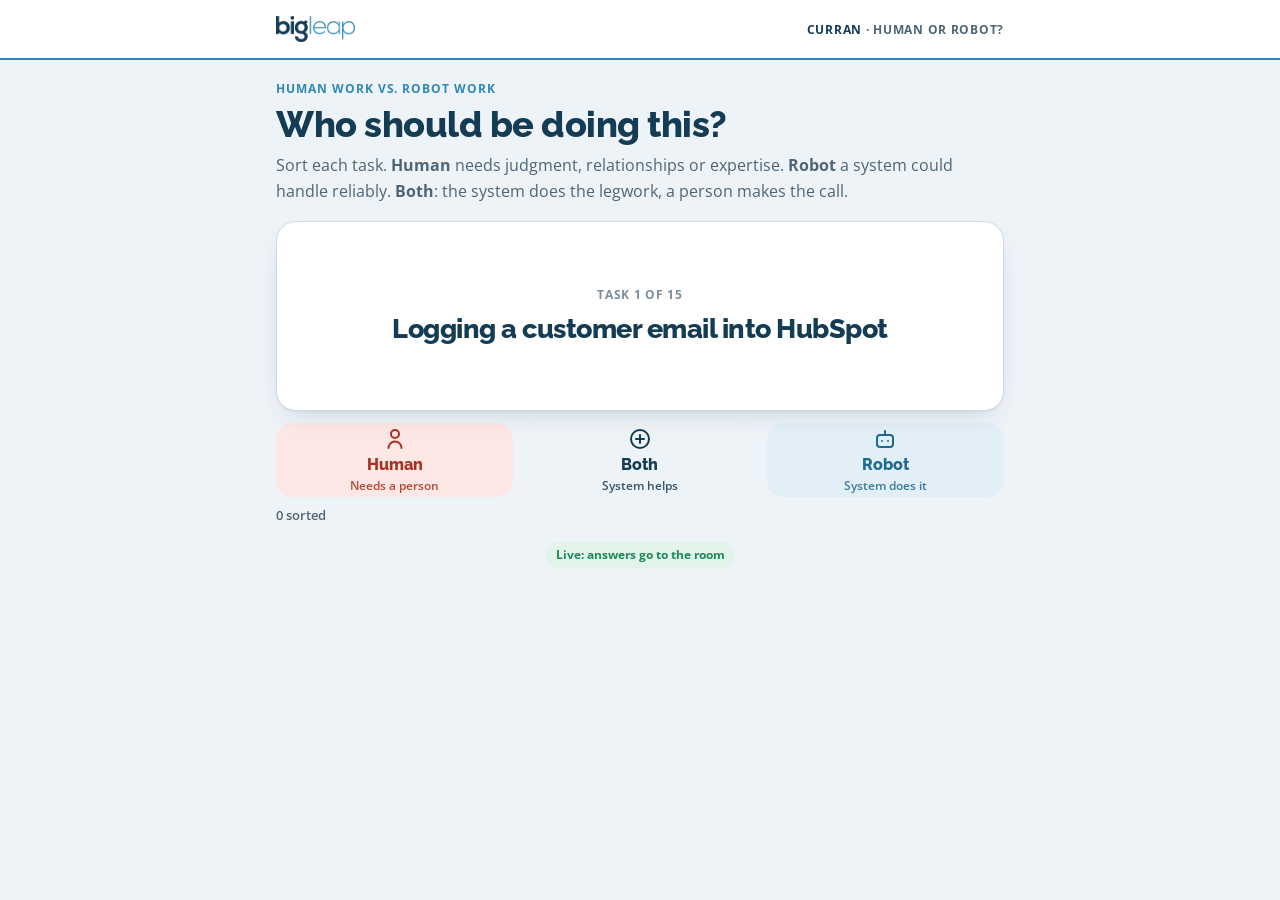
<file: curran/robot.html>
<!doctype html>
<html lang="en">
<head>
<meta charset="utf-8">
<meta name="viewport" content="width=device-width, initial-scale=1, viewport-fit=cover">
<meta name="robots" content="noindex, nofollow">
<title>Human or Robot</title>
<meta name="description" content="Sort Curran's everyday tasks into human work and system work.">
<link rel="icon" href="../assets/bigleap-logo.png">
<link rel="stylesheet" href="../assets/workshop.css">
<style>
  .deck { position:relative; margin-top:16px; }
  .task { background:#fff; border:1px solid var(--line); border-radius:20px; box-shadow:var(--shadow); padding:26px 20px; min-height:190px; display:flex; flex-direction:column; justify-content:center; text-align:center; transition:transform .22s ease, opacity .22s ease; }
  .task .k { font:700 12px "Open Sans",Arial,sans-serif; color:var(--faint); letter-spacing:.06em; text-transform:uppercase; }
  .task h2 { font-size:clamp(21px,5.6vw,27px); font-weight:800; margin-top:10px; }
  .task.out-l { transform:translateX(-30px) rotate(-3deg); opacity:0; } .task.out-r { transform:translateX(30px) rotate(3deg); opacity:0; } .task.out-u { transform:translateY(-20px); opacity:0; }
  .sort { display:grid; grid-template-columns:1fr 1fr 1fr; gap:8px; margin-top:12px; }
  .sort button { min-height:74px; border-radius:16px; border:0; cursor:pointer; font:800 16px "Raleway",Arial,sans-serif; display:flex; flex-direction:column; align-items:center; justify-content:center; gap:4px; }
  .sort button small { font:600 11.5px "Open Sans",Arial,sans-serif; opacity:.85; }
  .sort .h { background:#FDE7E4; color:#A8321F; } .sort .b { background:var(--sky); color:var(--navy); } .sort .r { background:var(--blue-soft); color:#1F6A92; }
  .sort button:hover { filter:brightness(.96); }
  .sort svg { width:24px; height:24px; }
  .counter { display:flex; justify-content:space-between; font-size:13px; color:var(--muted); margin-top:8px; font-weight:600; }
  .owns { display:grid; gap:10px; margin-top:10px; }
  .own { background:var(--sky); border-radius:12px; padding:12px; }
  .own .mins { display:flex; align-items:center; gap:10px; margin-top:6px; }
  .own output { min-width:92px; text-align:right; font-weight:700; color:var(--navy); font-size:14px; }
  .tally { display:grid; grid-template-columns:repeat(3,1fr); gap:8px; margin-top:12px; text-align:center; }
  .tally div { background:var(--sky); border-radius:12px; padding:10px; } .tally b { display:block; font:800 24px "Raleway",Arial,sans-serif; }
</style>
</head>
<body>
<header class="top"><div class="in"><a href="index.html"><img src="../assets/bigleap-logo.png" alt="Big Leap: workshop home"></a><div class="tag">Human or Robot?</div></div></header>
<main class="wrap">
  <div class="eyebrow">Human work vs. robot work</div>
  <h1 class="h1">Who should be doing this?</h1>
  <p class="lede">Sort each task. <b>Human</b> needs judgment, relationships or expertise. <b>Robot</b> a system could handle reliably. <b>Both</b>: the system does the legwork, a person makes the call.</p>

  <section id="sorting">
    <div class="deck"><article class="task" id="task" aria-live="polite"></article></div>
    <div class="sort" role="group" aria-label="Sort this task">
      <button class="h" data-c="human"><svg viewBox="0 0 24 24" fill="none" stroke="currentColor" stroke-width="2" stroke-linecap="round" stroke-linejoin="round"><circle cx="12" cy="7" r="4"/><path d="M5.5 21a6.5 6.5 0 0 1 13 0"/></svg>Human<small>Needs a person</small></button>
      <button class="b" data-c="both"><svg viewBox="0 0 24 24" fill="none" stroke="currentColor" stroke-width="2" stroke-linecap="round" stroke-linejoin="round"><path d="M8 12h8M12 8v8"/><circle cx="12" cy="12" r="9"/></svg>Both<small>System helps</small></button>
      <button class="r" data-c="robot"><svg viewBox="0 0 24 24" fill="none" stroke="currentColor" stroke-width="2" stroke-linecap="round" stroke-linejoin="round"><rect x="4" y="8" width="16" height="12" rx="3"/><path d="M12 4v4M9 14h.01M15 14h.01"/></svg>Robot<small>System does it</small></button>
    </div>
    <div class="counter"><span id="pos"></span><button class="linkbtn" id="back" type="button">Undo</button></div>
  </section>

  <form id="f" class="card" hidden novalidate>
    <h2>Nice. Here's how you sorted it</h2>
    <div class="tally" id="tally"></div>
    <div class="step" style="margin-top:20px"><span class="n">1</span><h3>What do <em>you</em> do every week that a system should do?</h3></div>
    <p class="small">Add up to 3, with a rough guess at the time. Guesses are fine; this is the room's own estimate.</p>
    <div class="owns" id="owns"></div>
    <button class="linkbtn" id="addOwn" type="button">+ Add another</button>
    <div class="step" style="margin-top:18px"><span class="n">2</span><h3>If a system handled that, what would you spend the time on instead?</h3></div>
    <label class="sr" for="instead">What you'd do instead</label>
    <textarea id="instead" maxlength="200" style="min-height:72px" placeholder="e.g. more time with designers on new projects"></textarea>
    <div class="row"><button class="btn block" id="go" type="submit">Send to the room</button></div>
  </form>

  <section class="card done" id="ok" hidden>
    <div class="check"><svg width="28" height="28" viewBox="0 0 24 24" fill="none" stroke="currentColor" stroke-width="2.5" stroke-linecap="round" stroke-linejoin="round"><path d="M20 6 9 17l-5-5"/></svg></div>
    <h2>Thanks, it's on the wall</h2>
    <p class="lede">The goal isn't automation for its own sake. It's giving people more time for the work only people can do.</p>
    <div class="row" style="justify-content:center"><a class="btn ghost" href="wall.html?view=robot" target="_blank" rel="noopener">See the room’s answers</a><a class="btn navy" href="index.html">Back to today’s toolkits</a></div>
  </section>
  <p style="text-align:center;margin-top:16px"><span id="mode"></span></p>
</main>
<script src="../assets/config.js"></script>
<script src="../assets/workshop.js"></script>
<script>
  var TASKS = BL.TASKS;
  var i = 0, answers = {}, hist = [];
  var taskEl = document.getElementById('task');
  function show() {
    if (i >= TASKS.length) return finish();
    taskEl.className = 'task';
    taskEl.innerHTML = '<span class="k">Task ' + (i + 1) + ' of ' + TASKS.length + '</span><h2>' + TASKS[i].t + '</h2>';
    document.getElementById('pos').textContent = Object.keys(answers).length + ' sorted';
    document.getElementById('back').hidden = !hist.length;
  }
  document.querySelectorAll('.sort button').forEach(function (b) {
    b.addEventListener('click', function () {
      if (i >= TASKS.length) return;
      var c = b.getAttribute('data-c'); answers[TASKS[i].id] = c; hist.push(i);
      taskEl.classList.add(c === 'human' ? 'out-l' : c === 'robot' ? 'out-r' : 'out-u');
      i++; setTimeout(show, 200);
    });
  });
  document.getElementById('back').addEventListener('click', function () { if (!hist.length) return; i = hist.pop(); delete answers[TASKS[i].id]; show(); });
  function finish() {
    document.getElementById('sorting').hidden = true; document.getElementById('f').hidden = false;
    var c = { human:0, both:0, robot:0 }; for (var k in answers) c[answers[k]]++;
    document.getElementById('tally').innerHTML = '<div><b>' + c.human + '</b>Human</div><div><b>' + c.both + '</b>Both</div><div><b>' + c.robot + '</b>Robot</div>';
    addOwn();
  }
  var owns = document.getElementById('owns'), n = 0;
  function fmt(m) { return m >= 60 ? (Math.round(m / 6) / 10) + ' hr/week' : m + ' min/week'; }
  function addOwn() {
    if (owns.children.length >= 3) { BL.toast('Three is plenty'); return; }
    n++; var d = document.createElement('div'); d.className = 'own';
    d.innerHTML = '<label class="sr" for="o' + n + '">Task</label><input type="text" id="o' + n + '" maxlength="120" placeholder="e.g. matching order emails to customers">' +
      '<div class="mins"><label class="sr" for="m' + n + '">Minutes per week</label><input type="range" id="m' + n + '" min="15" max="600" step="15" value="60"><output for="m' + n + '">1 hr/week</output></div>';
    owns.appendChild(d);
    var r = d.querySelector('input[type=range]'), o = d.querySelector('output');
    r.addEventListener('input', function () { o.textContent = fmt(+r.value); });
  }
  document.getElementById('addOwn').addEventListener('click', addOwn);
  document.getElementById('f').addEventListener('submit', function (e) {
    e.preventDefault();
    var own = Array.prototype.map.call(owns.children, function (d) { return { text: d.querySelector('input[type=text]').value.trim(), minutes: +d.querySelector('input[type=range]').value }; }).filter(function (x) { return x.text; });
    document.getElementById('go').disabled = true;
    BL.submit('robot', { sorts: answers, own: own, instead: document.getElementById('instead').value.trim() }).then(function () {
      document.getElementById('f').hidden = true; document.getElementById('ok').hidden = false; window.scrollTo({ top: 0, behavior: 'smooth' });
    });
  });
  show();
  BL.chrome('Human or Robot?');
</script>
</body>
</html>
</file>
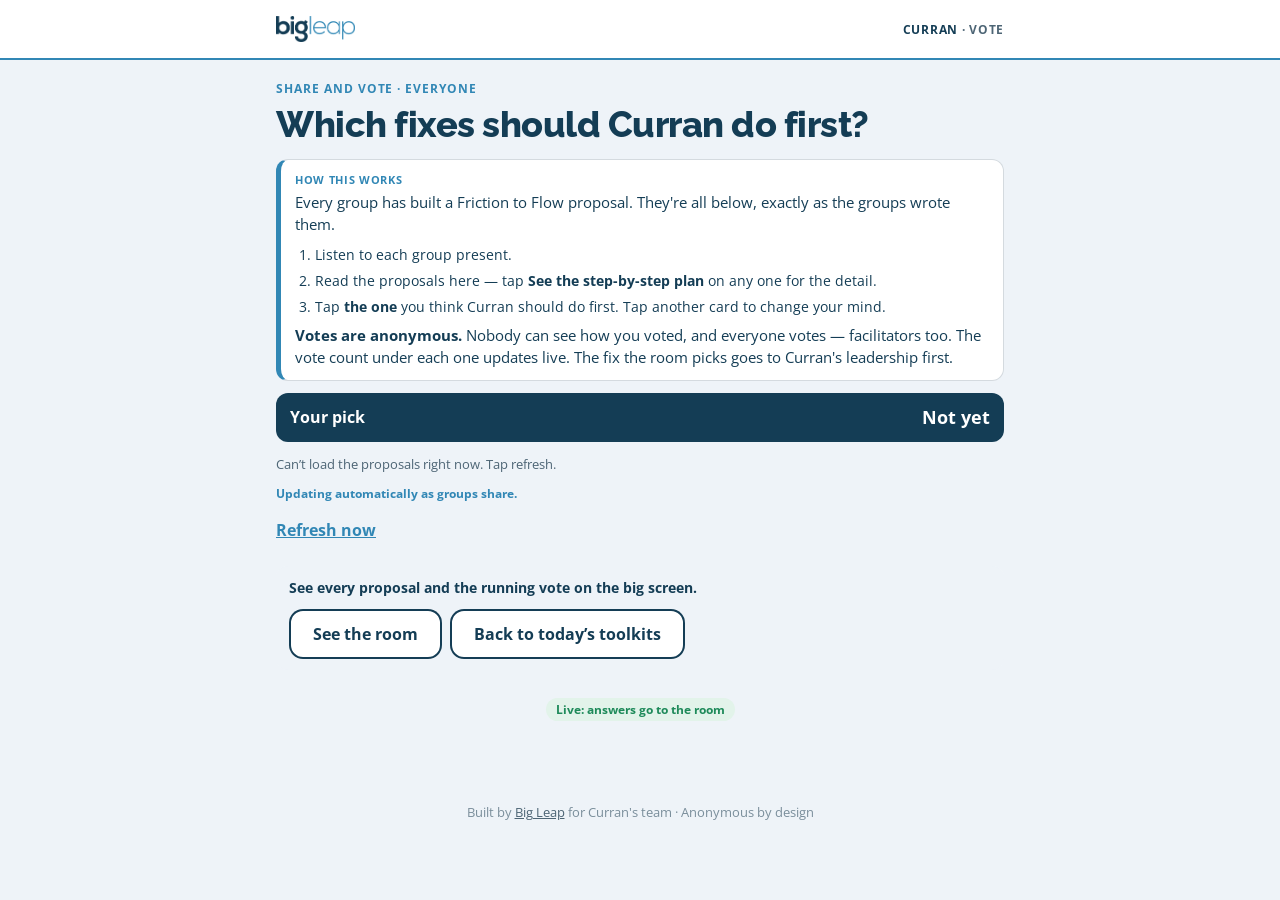
<file: curran/vote.html>
<!doctype html>
<html lang="en">
<head>
<meta charset="utf-8">
<meta name="viewport" content="width=device-width, initial-scale=1, viewport-fit=cover">
<meta name="robots" content="noindex, nofollow">
<title>Vote on the fixes</title>
<meta name="description" content="Every Friction to Flow proposal the room built. Pick the one Curran should do first.">
<link rel="icon" href="../assets/bigleap-logo.png">
<link rel="stylesheet" href="../assets/workshop.css">
<style>
  .howto { border:1.5px solid var(--line); border-left:5px solid var(--blue); border-radius:12px; padding:12px 14px; margin-top:14px; background:#fff; }
  .howto .k { font:800 11px "Open Sans",Arial,sans-serif; letter-spacing:.06em; text-transform:uppercase; color:var(--blue); margin-bottom:5px; }
  .howto p { margin:0; font-size:14.5px; line-height:1.5; color:var(--navy); }
  .howto ol { margin:8px 0 0; padding-left:20px; }
  .howto li { font-size:14px; line-height:1.5; margin:5px 0; color:var(--navy); }
  .vote { display:grid; gap:10px; margin-top:12px; }
  .vc { border:1.5px solid var(--line); border-radius:14px; padding:12px; background:#fff; }
  .vc b { font:800 16px/1.3 "Raleway",Arial,sans-serif; display:block; }
  .vc .small { margin-top:4px; }
  .vc .btn { min-height:44px; padding:8px 16px; font-size:15px; margin-top:8px; }
  .vc.picked { border-color:var(--navy); box-shadow:0 0 0 1px var(--navy); }
  .vplan { margin-top:8px; } .vplan summary { cursor:pointer; font-weight:700; color:var(--blue); min-height:36px; display:flex; align-items:center; }
  .vplan ol { margin:6px 0 0; padding-left:20px; font-size:14px; color:var(--navy); } .vplan li { margin-top:6px; } .vplan li b { display:block; }
  .pill { display:inline-block; font:700 11px "Open Sans",Arial,sans-serif; letter-spacing:.04em; text-transform:uppercase; background:var(--sky); color:var(--navy); border-radius:999px; padding:3px 9px; }
  .live { font:700 12px "Open Sans",Arial,sans-serif; color:var(--blue); margin-top:10px; }
  .counter { position:sticky; top:60px; z-index:19; background:var(--navy); color:#fff; border-radius:12px; padding:10px 14px; margin-top:12px; font-weight:800; display:flex; justify-content:space-between; align-items:center; gap:12px; }
  .counter span.n { font-size:18px; }
  .vc { position:relative; }
  .tally { display:flex; align-items:center; gap:9px; margin-top:9px; }
  .tally .bt { flex:1; height:8px; border-radius:999px; background:var(--sky); overflow:hidden; }
  .tally .bt i { display:block; height:100%; border-radius:999px; background:var(--blue); transition:width .45s ease; }
  .tally .n { font:800 13px "Open Sans",Arial,sans-serif; color:var(--navy); white-space:nowrap; min-width:58px; text-align:right; }
  .vc.lead { border-color:var(--blue); box-shadow:0 0 0 1px var(--blue); }
  .vc.lead .tally .n { color:var(--blue); }
  .seeroom { display:flex; flex-wrap:wrap; gap:10px; align-items:center; justify-content:space-between; background:var(--sky); border-radius:12px; padding:11px 13px; margin-top:14px; }
  .seeroom span { font-weight:700; color:var(--navy); font-size:14px; }
</style>
</head>
<body>
<header class="top"><div class="in"><a href="index.html"><img src="../assets/bigleap-logo.png" alt="Big Leap: workshop home"></a><div class="tag">Vote</div></div></header>
<main class="wrap">
  <div class="eyebrow">Share and vote · Everyone</div>
  <h1 class="h1">Which fixes should Curran do first?</h1>

  <div class="howto"><div class="k">How this works</div>
    <p>Every group has built a Friction to Flow proposal. They're all below, exactly as the groups wrote them.</p>
    <ol>
      <li>Listen to each group present.</li>
      <li>Read the proposals here &mdash; tap <b>See the step-by-step plan</b> on any one for the detail.</li>
      <li>Tap <b>the one</b> you think Curran should do first. Tap another card to change your mind.</li>
    </ol>
    <p style="margin-top:8px"><b>Votes are anonymous.</b> Nobody can see how you voted, and everyone votes &mdash; facilitators too. The vote count under each one updates live. The fix the room picks goes to Curran's leadership first.</p>
  </div>

  <div class="counter"><span>Your pick</span><span class="n" id="count">Not yet</span></div>

  <div class="vote" id="vote"><p class="small">Loading the proposals…</p></div>
  <p class="live" id="voteLive">Updating automatically as groups share.</p>
  <button class="linkbtn" id="vrefresh" type="button" style="margin-top:8px">Refresh now</button>

  <div class="seeroom"><span>See every proposal and the running vote on the big screen.</span><span style="display:flex;gap:8px;flex-wrap:wrap"><a class="btn ghost" href="wall.html?view=proposals" target="_blank" rel="noopener">See the room</a><a class="btn ghost" href="index.html">Back to today&rsquo;s toolkits</a></span></div>

  <p style="text-align:center;margin-top:18px"><span id="mode"></span></p>
</main>
<footer class="foot">Built by <a href="https://www.bigleap.com/" rel="noopener">Big Leap</a> for Curran's team &middot; Anonymous by design</footer>
<script src="../assets/config.js"></script>
<script src="../assets/workshop.js"></script>
<script>
  var KEY = 'bl_ws_' + BL.config.session + '_vote';
  var S = (function () { try { return JSON.parse(localStorage.getItem(KEY) || '{}'); } catch (e) { return {}; } })();
  function save() { try { localStorage.setItem(KEY, JSON.stringify(S)); } catch (e) {} }
  var $ = function (id) { return document.getElementById(id); };
  /* Identify a proposal by the stable id the breakout mints, so a group that updates and re-shares
     keeps the votes already cast for it. Rows shared before ids existed fall back to cid|ts. */
  function pkey(r) { return (r.payload && r.payload._id) || (r.cid + '|' + r.ts); }

  /* One pick each. Carries over a single vote made on the old breakout step 6 or an earlier two-pick round. */
  function vote() {
    if (S.vote == null) {
      var old = {};
      try { old = JSON.parse(localStorage.getItem('bl_ws_' + BL.config.session + '_breakout') || '{}'); } catch (e) {}
      S.vote = (S.votes && S.votes.length) ? S.votes[0] : ((old.votes && old.votes.length) ? old.votes[0] : (old.vote || ''));
      delete S.votes; save();
    }
    return S.vote || '';
  }

  /* Live tally: only each phone's newest vote counts, so changing your mind moves the count. */
  function tally(voteRows, valid) {
    var last = {};
    (voteRows || []).forEach(function (r) {
      if (!r.payload || r.payload.kind !== 'vote') return;
      var c = r.cid || Math.random();
      if (!last[c] || String(r.ts) >= String(last[c].ts)) last[c] = r;
    });
    var counts = {}, voters = 0;
    Object.keys(last).forEach(function (c) {
      var pl = last[c].payload, t = pl.target || ((pl.targets && pl.targets.length) ? pl.targets[0] : '');
      /* Ignore a vote whose proposal is no longer on the board, so a stale target can't inflate the total. */
      if (!t || (valid && !valid[t])) return;
      voters++; counts[t] = (counts[t] || 0) + 1;
    });
    return { counts: counts, voters: voters };
  }

  function loadVotes(quiet) {
    var el = $('vote');
    if (!quiet) el.innerHTML = '<p class="small">Loading the proposals\u2026</p>';
    Promise.all([BL.load('fixit'), BL.load('moves')]).then(function (res) {
      var props = res[0].filter(function (r) { return r.payload && r.payload.kind === 'proposal'; });
      /* Newest version of each proposal; a group may share more than one. */
      var latest = {};
      props.forEach(function (r) {
        var k = (r.payload._id || '') || ('g:' + (r.group || r.cid));
        if (!latest[k] || String(r.ts) > String(latest[k].ts)) latest[k] = r;
      });
      props = Object.keys(latest).map(function (k) { return latest[k]; })
        .sort(function (a, b) { return String(a.ts) < String(b.ts) ? -1 : 1; });

      var valid = {}; props.forEach(function (r) { valid[pkey(r)] = 1; });
      var t = tally(res[1], valid), counts = t.counts;
      if (!props.length) { el.innerHTML = '<p class="small">No proposals yet. They appear here as groups share them.</p>'; setCount(0); return; }

      var mine = vote();
      var top = 0;
      props.forEach(function (r) { top = Math.max(top, counts[pkey(r)] || 0); });

      el.innerHTML = props.map(function (r) {
        var pl = r.payload, k = pkey(r), picked = k === mine, n = counts[k] || 0;
        var plan = (pl.plan && pl.plan.length) ? pl.plan : BL.buildPlan(pl).map(function (x) {
          var d = document.createElement('div'); d.innerHTML = x.d; return { t: x.t, d: d.textContent };
        });
        return '<div class="vc' + (picked ? ' picked' : '') + (n && n === top ? ' lead' : '') + '"><span class="pill">' + BL.esc(BL.groupName(r.group) || 'A group') + '</span>' +
          '<b style="margin-top:6px">' + BL.esc(pl.title || pl.problem) + '</b>' +
          (pl.title ? '<p class="small">' + BL.esc(pl.problem) + '</p>' : '') +
          (plan.length ? '<details class="vplan"><summary>See the step-by-step plan</summary><ol>' +
            plan.map(function (x) { return '<li><b>' + BL.esc(x.t) + '</b> ' + BL.esc(x.d) + '</li>'; }).join('') + '</ol></details>' : '') +
          '<div class="tally"><div class="bt"><i style="width:' + (top ? Math.round(100 * n / top) : 0) + '%"></i></div>' +
          '<span class="n">' + n + (n === 1 ? ' vote' : ' votes') + '</span></div>' +
          '<button class="btn ' + (picked ? 'navy' : '') + '" type="button" data-vote="' + BL.esc(k) + '" data-g="' + BL.esc(r.group) + '"' + (picked ? ' aria-pressed="true"' : '') + '>' +
          (picked ? '\u2713 This is your pick' : mine ? 'Pick this one instead' : 'Pick this one') + '</button></div>';
      }).join('') +
        '<p class="small" style="margin-top:2px">' + (mine ? 'Your pick is in. Tap another card to change it, or tap your own to clear it.' : 'Pick one. Tap a card to cast your vote.') +
        ' <b>' + t.voters + (t.voters === 1 ? ' person has' : ' people have') + ' voted</b> so far.</p>';
      setCount(t.voters);
    }).catch(function () { el.innerHTML = '<p class="small">Can\u2019t load the proposals right now. Tap refresh.</p>'; });
  }

  function setCount() { $('count').textContent = vote() ? 'In \u2713' : 'Not yet'; }

  $('vote').addEventListener('click', function (e) {
    var b = e.target.closest('[data-vote]'); if (!b) return;
    var k = b.getAttribute('data-vote'), had = vote();
    /* Tapping your own pick clears it; tapping any other card moves your single vote there. */
    S.vote = (k === had) ? '' : k;
    save(); setCount();
    BL.toast(!S.vote ? 'Pick cleared. Tap a card to vote.' : had ? 'Changed to this one. Thank you!' : 'Vote in. Thank you!');
    var groups = {};
    document.querySelectorAll('[data-vote]').forEach(function (x) { groups[x.getAttribute('data-vote')] = x.getAttribute('data-g'); });
    BL.submit('moves', { _id: 'vote', kind: 'vote', target: S.vote, targets: S.vote ? [S.vote] : [], targetGroups: S.vote ? [groups[S.vote] || ''] : [] })
      .then(function () { loadVotes(true); });
  });
  $('vrefresh').addEventListener('click', function () { loadVotes(); });

  setInterval(function () { if (!document.hidden) loadVotes(true); }, Math.max(3, Number(BL.config.refreshSeconds) || 5) * 1000);
  document.addEventListener('visibilitychange', function () { if (!document.hidden) loadVotes(true); });

  loadVotes();
  BL.chrome('Vote');
</script>
</body>
</html>
</file>
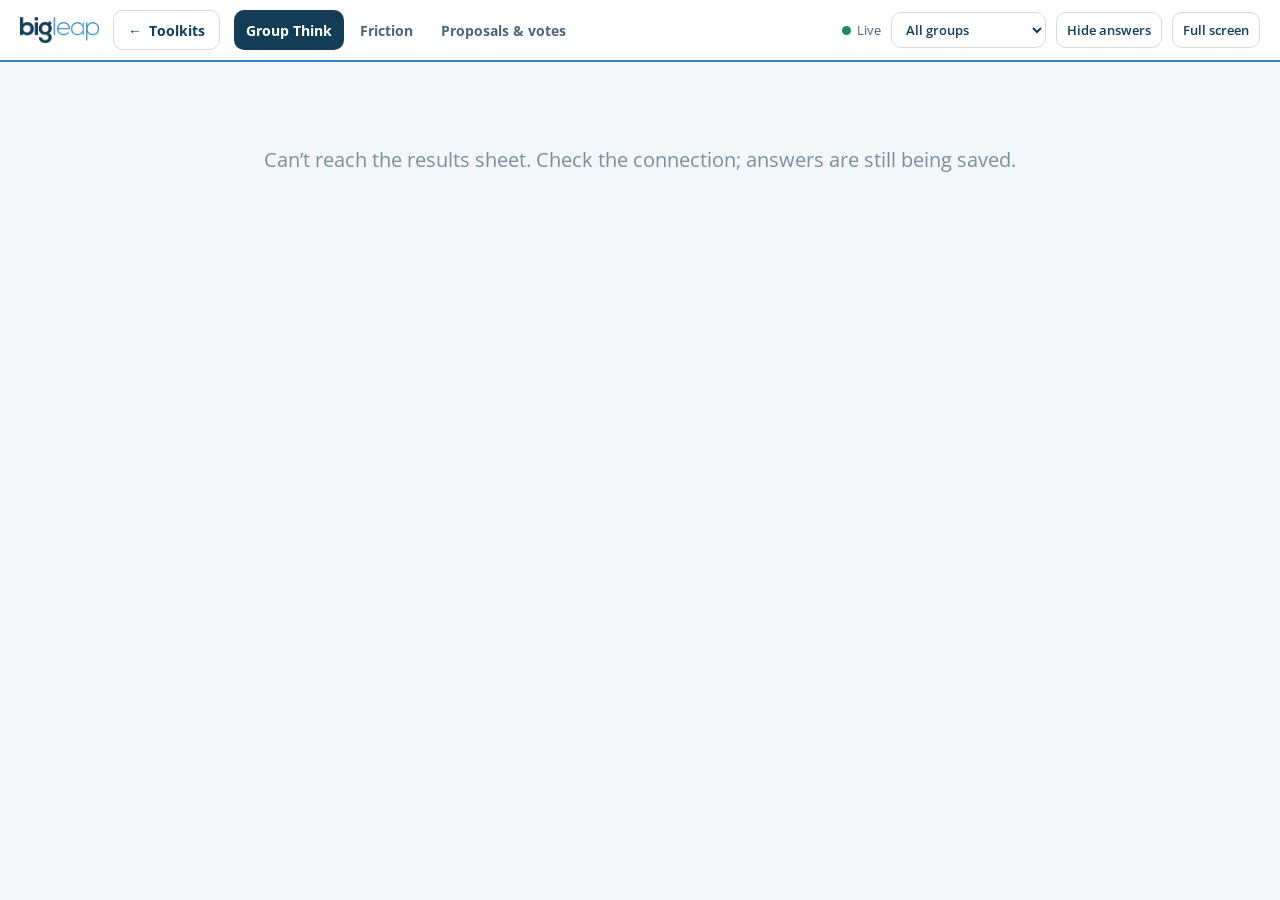
<file: curran/wall.html>
<!doctype html>
<html lang="en">
<head>
<meta charset="utf-8">
<meta name="viewport" content="width=device-width, initial-scale=1">
<meta name="robots" content="noindex, nofollow">
<title>Results Wall</title>
<meta name="description" content="Live results from the Curran RevOps workshop, for the projector.">
<link rel="icon" href="../assets/bigleap-logo.png">
<link rel="stylesheet" href="../assets/workshop.css">
<style>
  body { background:#F4F7FA; }
  .bar { background:#fff; border-bottom:2px solid var(--blue); display:flex; align-items:center; gap:14px; padding:10px 20px; flex-wrap:wrap; position:sticky; top:0; z-index:5; }
  .bar img { height:26px; }
  .back { display:inline-flex; align-items:center; gap:7px; min-height:40px; padding:6px 14px; border:1.5px solid var(--line); border-radius:10px; font:700 14px "Open Sans",Arial,sans-serif; color:var(--navy); text-decoration:none; background:#fff; white-space:nowrap; }
  .back:hover { background:var(--sky); }
  @media (max-width:820px){ .back { min-height:44px; } }
  .tabs { display:flex; gap:4px; flex-wrap:wrap; }
  .tabs button { min-height:40px; border:0; background:transparent; border-radius:10px; padding:6px 12px; font:700 14px "Open Sans",Arial,sans-serif; color:var(--muted); cursor:pointer; }
  .tabs button[aria-selected="true"] { background:var(--navy); color:#fff; }
  .ctl { margin-left:auto; display:flex; align-items:center; gap:10px; flex-wrap:wrap; font-size:13px; color:var(--muted); }
  .ctl select, .ctl button { min-height:36px; border:1.5px solid var(--line); background:#fff; border-radius:10px; padding:4px 10px; font:600 13px "Open Sans",Arial,sans-serif; color:var(--navy); cursor:pointer; }
  .live-dot { width:9px; height:9px; border-radius:50%; background:var(--green); display:inline-block; margin-right:6px; box-shadow:0 0 0 0 rgba(30,138,90,.5); animation:pulse 2s infinite; }
  .tonebar { display:flex; height:30px; border-radius:8px; overflow:hidden; margin-top:8px; }
  .tonebar div { color:#fff; font:800 13px "Open Sans",Arial,sans-serif; display:flex; align-items:center; justify-content:center; min-width:34px; }
  .tonel { display:flex; flex-wrap:wrap; gap:6px 18px; font-size:13px; color:var(--muted); margin:8px 0 14px; }
  .tonel span { display:inline-flex; align-items:center; gap:6px; } .tonel i { width:11px; height:11px; border-radius:3px; display:inline-block; } .tonel b { color:var(--navy); }
  @keyframes pulse { 70% { box-shadow:0 0 0 8px rgba(30,138,90,0); } 100% { box-shadow:0 0 0 0 rgba(30,138,90,0); } }
  .stage-wrap { padding:22px 28px 28px; max-width:1800px; margin:0 auto; }
  .head { display:flex; align-items:flex-end; justify-content:space-between; gap:20px; flex-wrap:wrap; }
  .head h1 { font-size:clamp(28px,2.6vw,46px); font-weight:800; }
  .head .sub { color:var(--muted); font-size:clamp(14px,1.05vw,19px); margin-top:4px; }
  .join { display:flex; align-items:center; gap:12px; background:#fff; border:1px solid var(--line); border-radius:14px; padding:8px 12px; }
  .join img { width:84px; height:84px; image-rendering:pixelated; }
  .join b { font:800 15px "Raleway",Arial,sans-serif; display:block; } .join span { font-size:12px; color:var(--muted); }
  .big { font:800 clamp(40px,4vw,72px)/1 "Raleway",Arial,sans-serif; color:var(--navy); }
  .panel { background:#fff; border:1px solid var(--line); border-radius:18px; padding:20px; box-shadow:var(--shadow); }
  .grid2 { display:grid; grid-template-columns:1.5fr 1fr; gap:20px; margin-top:20px; }
  @media (max-width:1000px){ .grid2 { grid-template-columns:1fr; } }
  .empty { text-align:center; color:var(--faint); padding:60px 20px; font-size:20px; }
  .demo-flag { background:var(--amber-soft); color:var(--amber); font-weight:700; padding:4px 10px; border-radius:999px; font-size:12px; }
  .k { font:700 12px "Open Sans",Arial,sans-serif; text-transform:uppercase; letter-spacing:.06em; color:var(--blue); }
  /* Pulse */
  .cloud { display:flex; flex-wrap:wrap; justify-content:center; align-items:center; gap:10px 22px; min-height:320px; padding:20px; }
  .cloud span { font-family:"Raleway",Arial,sans-serif; font-weight:800; line-height:1; cursor:pointer; font-size:var(--fs); }
  /* Phones: scale the whole cloud down rather than clamping, so the biggest word stays the biggest,
     and never break a word across lines. */
  @media (max-width:820px){
    .cloud { min-height:150px; gap:7px 14px; padding:14px 10px; }
    .cloud span { font-size:calc(13px + (var(--fs) - 22px) * 0.30); overflow-wrap:normal; word-break:keep-all; hyphens:none; }
  }
  @media (max-width:430px){
    .cloud span { font-size:calc(12px + (var(--fs) - 22px) * 0.24); }
  }
  @media (max-width:820px){
    /* The join QR is for the projector; whoever is reading this on a phone is already here. */
    .head .join { display:none; }
    .head .k { white-space:nowrap; }
    .head { gap:12px; }
    .head .big { font-size:34px; }
  }
  .dist { display:grid; grid-template-columns:repeat(5,1fr); gap:10px; align-items:end; height:220px; margin-top:44px; }
  .dist div { background:var(--blue); border-radius:10px 10px 4px 4px; position:relative; min-height:4px; }
  .dist div b { position:absolute; top:-26px; left:0; right:0; text-align:center; font-weight:800; color:var(--navy); }
  .dist-l { display:grid; grid-template-columns:repeat(5,1fr); gap:10px; text-align:center; font-weight:700; color:var(--muted); margin-top:6px; }
  /* Heatmap */
  .heat { display:grid; grid-template-columns:150px repeat(8,1fr); gap:6px; margin-top:12px; }
  .heatwrap { overflow-x:auto; -webkit-overflow-scrolling:touch; }
  .swipe { display:none; }
  @media (max-width:820px){
    .heat { min-width:660px; grid-template-columns:104px repeat(8,minmax(62px,1fr)); gap:5px; }
    .heat .h { font-size:12px; padding:4px 2px; }
    .heat .rl { font-size:13px; }
    .heat .c { min-height:52px; font-size:18px; }
    .swipe { display:block; margin:8px 0 0; font:600 13px "Open Sans",Arial,sans-serif; color:var(--muted); }
  }
  .heat .h { font:800 clamp(12px,.9vw,15px)/1.2 "Raleway",Arial,sans-serif; color:var(--navy); text-align:center; padding:6px 2px; }
  .heat .rl { font:700 14px "Open Sans",Arial,sans-serif; display:flex; align-items:center; color:var(--navy); }
  .heat .c { min-height:clamp(58px,6vh,88px); border-radius:10px; display:grid; place-items:center; font:800 clamp(18px,1.6vw,28px) "Raleway",Arial,sans-serif; cursor:pointer; border:0; }
  .heat .c[aria-pressed="true"] { outline:3px solid var(--navy); outline-offset:2px; }
  .heat .tot { font:700 14px "Open Sans",Arial,sans-serif; text-align:center; color:var(--muted); }
  .items { display:grid; gap:10px; margin-top:12px; max-height:62vh; overflow:auto; padding-right:4px; }
  .item { background:var(--sky); border-radius:12px; padding:12px 32px 12px 14px; font-size:clamp(14px,1vw,18px); position:relative; }
  .item .x { position:absolute; right:4px; top:4px; width:30px; height:30px; border:0; background:transparent; color:var(--faint); cursor:pointer; font-size:18px; line-height:1; }
  .item .meta { margin-bottom:4px; }
  .callout { background:var(--navy); color:#fff; border-radius:16px; padding:16px 18px; }
  .callout .k { color:#8CC6E6; }
  .callout b { font:800 clamp(20px,1.6vw,28px) "Raleway",Arial,sans-serif; display:block; margin-top:4px; }
  /* Fix-its */
  .cards { display:grid; grid-template-columns:repeat(auto-fill,minmax(340px,1fr)); gap:16px; margin-top:20px; }
  .rc { background:var(--navy); color:#fff; border-radius:18px; padding:18px; position:relative; }
  .rc h3 { color:#fff; font-size:clamp(17px,1.2vw,21px); }
  .rc .ln { display:grid; grid-template-columns:76px 1fr; gap:8px; border-top:1px solid rgba(255,255,255,.14); padding:8px 0; font-size:14.5px; }
  .rc .ln span:first-child { font:700 11px "Open Sans",Arial,sans-serif; letter-spacing:.06em; text-transform:uppercase; color:#8CC6E6; padding-top:2px; }
  .rc .tagp { display:inline-block; background:#8CC6E6; color:var(--navy); font-weight:700; font-size:12px; border-radius:999px; padding:2px 9px; margin:6px 4px 0 0; }
  .rc .x { position:absolute; right:10px; top:8px; border:0; background:transparent; color:#7FA0B4; cursor:pointer; font-size:18px; }
  /* Proposals */
  .pcards { display:grid; grid-template-columns:repeat(auto-fill,minmax(380px,1fr)); gap:18px; margin-top:20px; }
  .pc { background:var(--navy); color:#fff; border-radius:18px; padding:20px; position:relative; }
  .pc.win { box-shadow:0 0 0 4px var(--red); }
  .pc h3 { color:#fff; font-size:clamp(19px,1.4vw,24px); margin-top:6px; }
  .pc .g { font:700 12px "Open Sans",Arial,sans-serif; letter-spacing:.06em; text-transform:uppercase; color:#8CC6E6; }
  .pc .sec { border-top:1px solid rgba(255,255,255,.14); padding:8px 0; margin-top:8px; font-size:15px; }
  .pc .sec .g { display:block; margin-bottom:2px; }
  .pc ul { margin:2px 0 0; padding-left:18px; }
  .pdet { border-top:1px solid rgba(255,255,255,.14); padding-top:8px; margin-top:8px; } .pdet summary { cursor:pointer; font-weight:700; color:#8CC6E6; }
  .pplan { margin:8px 0 0; padding-left:20px; font-size:14px; } .pplan li { margin-top:6px; } .pplan li b { display:block; }
  .plog { border-top:1px solid var(--line,#D4DADF); padding:10px 0; } .plog summary { cursor:pointer; font-size:15px; } .plog summary span { color:var(--muted,#6B7F8C); font-size:13px; margin-left:6px; } .plog .pplan { color:var(--navy); }
  .dlbtn { display:inline-block; background:var(--navy); color:#fff; border-radius:10px; padding:8px 14px; font-weight:700; text-decoration:none; font-size:14px; }
  .pc .votes { position:absolute; right:16px; top:14px; text-align:right; }
  .pc .votes b { font:800 34px/1 "Raleway",Arial,sans-serif; display:block; }
  .pc .votes span { font-size:11px; color:#8CC6E6; font-weight:700; text-transform:uppercase; letter-spacing:.06em; }
  .pc .x { position:absolute; right:10px; bottom:8px; border:0; background:transparent; color:#7FA0B4; cursor:pointer; font-size:18px; }
  @media (max-width:820px){ .pcards { grid-template-columns:1fr; } }
  /* Robot */
  .rows { display:grid; gap:9px; margin-top:12px; }
  .rrow { display:grid; grid-template-columns:minmax(220px,1.1fr) 2fr; gap:14px; align-items:center; font-size:clamp(13px,.95vw,16px); }
  .stack { display:flex; height:30px; border-radius:8px; overflow:hidden; background:#E4EBF0; }
  .stack i { display:block; height:100%; font-style:normal; color:#fff; font-size:12px; font-weight:700; display:flex; align-items:center; justify-content:center; white-space:nowrap; overflow:hidden; }
  .lg { display:flex; gap:16px; font-size:13px; color:var(--muted); margin-top:8px; } .lg i { display:inline-block; width:12px; height:12px; border-radius:3px; margin-right:6px; vertical-align:-1px; }
  @media (max-width:820px){
    .rrow { grid-template-columns:1fr; gap:5px; align-items:stretch; }
    .rows { gap:14px; }
    .stack { height:26px; }
    .cards { grid-template-columns:1fr; }
    .rc .ln { grid-template-columns:68px 1fr; }
  }
  /* Moves */
  .mv { display:grid; grid-template-columns:1fr auto; gap:4px 12px; align-items:center; margin-top:14px; }
  .mv .t { font:700 clamp(15px,1.1vw,19px) "Open Sans",Arial,sans-serif; color:var(--navy); }
  .mv .bt { grid-column:1 / -1; height:22px; background:#E4EBF0; border-radius:8px; overflow:hidden; }
  .mv .bt i { display:block; height:100%; background:var(--red); border-radius:8px; }
  .mv .n { font:800 22px "Raleway",Arial,sans-serif; }
  .mv .w { font-size:12px; color:var(--blue); font-weight:700; }
  .qcols { display:grid; grid-template-columns:repeat(3,1fr); gap:16px; margin-top:20px; }
  @media (max-width:1100px){ .qcols { grid-template-columns:1fr; } }
  /* Phones and small laptops: compact header, projector-only controls hidden */
  @media (max-width:820px){
    .bar.bar { gap:10px; padding:8px 14px; flex-wrap:nowrap; }
    .bar.bar > img { height:22px; flex:none; }
    .bar .tabs { flex-wrap:nowrap; overflow-x:auto; scrollbar-width:none; flex:1 1 auto; min-width:0; }
    .bar .tabs::-webkit-scrollbar { display:none; }
    .bar .tabs button { white-space:nowrap; min-height:44px; }
    .bar .ctl { display:none; }
  }
  .hidden-text .item .txt, .hidden-text .rc .ln, .hidden-text .cloud span { filter:blur(9px); }
</style>
</head>
<body>
<div class="bar">
  <img src="../assets/bigleap-logo.png" alt="Big Leap">
  <a class="back" href="index.html"><span aria-hidden="true">&#8592;</span> Toolkits</a>
  <div class="tabs" role="tablist" id="tabs">
    <button role="tab" data-v="pulse">Group Think</button>
    <button role="tab" data-v="friction">Friction</button>
    <button role="tab" data-v="proposals">Proposals &amp; votes</button>
  </div>
  <div class="ctl">
    <span id="status"><span class="live-dot"></span>Live</span>
    <label class="sr" for="grp">Filter by group</label>
    <select id="grp"><option value="">All groups</option></select>
    <button id="reveal" type="button" aria-pressed="true">Hide answers</button>
    <button id="full" type="button">Full screen</button>
  </div>
</div>
<main class="stage-wrap" id="view" aria-live="polite"></main>
<script src="../assets/config.js"></script>
<script src="../assets/workshop.js"></script>
<script src="../assets/demo.js"></script>
<script>
  var C = BL.config, view = BL.params.get('view') || 'pulse', grp = '', hiddenKey = 'bl_ws_' + C.session + '_wallhidden';
  var hidden = (function () { try { return JSON.parse(localStorage.getItem(hiddenKey) || '[]'); } catch (e) { return []; } })();
  var HUB = C.publicUrl || location.href.replace(/wall\.html.*$/, '');
  var tabs = document.querySelectorAll('#tabs button');
  function setTab(v) { view = v; tabs.forEach(function (b) { b.setAttribute('aria-selected', b.getAttribute('data-v') === v ? 'true' : 'false'); }); var u = new URL(location.href); u.searchParams.set('view', v); history.replaceState(null, '', u); load(); }
  tabs.forEach(function (b) { b.addEventListener('click', function () { setTab(b.getAttribute('data-v')); }); });
  C.groups.forEach(function (g) { var o = document.createElement('option'); o.value = g.id; o.textContent = g.name + ' · ' + g.lead; document.getElementById('grp').appendChild(o); });
  document.getElementById('grp').addEventListener('change', function (e) { grp = e.target.value; load(); });
  var rv = document.getElementById('reveal');
  rv.addEventListener('click', function () { var on = document.body.classList.toggle('hidden-text'); rv.textContent = on ? 'Reveal answers' : 'Hide answers'; });
  document.getElementById('full').addEventListener('click', function () { if (document.fullscreenElement) document.exitFullscreen(); else document.documentElement.requestFullscreen && document.documentElement.requestFullscreen(); });
  var demo = BL.params.get('demo') === '1';
  document.getElementById('status').innerHTML = demo ? '<span class="demo-flag">Sample data</span>' : (BL.live ? '<span class="live-dot"></span>Live' : '<span class="demo-flag">Demo mode: this device only</span>');

  function key(r) { return r.cid + '|' + r.ts; }
  function hide(k) { hidden.push(k); try { localStorage.setItem(hiddenKey, JSON.stringify(hidden)); } catch (e) {} load(); }
  document.addEventListener('click', function (e) { var b = e.target.closest('[data-hide]'); if (b) hide(b.getAttribute('data-hide')); });
  var E = BL.esc, V = document.getElementById('view');
  function joinBox() { return '<div class="join"><img src="../assets/qr-hub.png" alt="QR code to join"><div><b>Join from your phone</b><span>' + E(HUB.replace(/^https?:\/\//, '')) + '</span></div></div>'; }
  function header(eyebrow, title, sub, n) { return '<div class="head"><div><div class="eyebrow">' + eyebrow + '</div><h1>' + title + '</h1><p class="sub">' + sub + '</p></div><div style="display:flex;gap:18px;align-items:center"><div style="text-align:right"><div class="big">' + n + '</div><div class="k">responses</div></div>' + joinBox() + '</div></div>'; }
  function stageName(id) { var s = BL.STAGES.filter(function (x) { return x.id === id; })[0]; return s ? s.name : id; }
  var HX = { data:[49,135,181], process:[123,94,167], comm:[217,130,43] };

  var R = {
    pulse: function (rows) {
      /* One answer per person: if someone changed their Group Think answer, count only the newest. */
      var last = {}; rows.forEach(function (r) { if (!last[r.cid] || String(r.ts) >= String(last[r.cid].ts)) last[r.cid] = r; }); rows = rows.filter(function (r) { return !r.cid || last[r.cid] === r; });
      var words = {}, dist = [0, 0, 0, 0, 0], sum = 0;
      var TONE = { easy:1, organized:1, fast:1, reliable:1, connected:1, clear:1, helpful:1, fine:0, okay:0, mixed:0, manageable:0, 'getting there':0, depends:0, slow:-1, manual:-1, confusing:-1, scattered:-1, clunky:-1, frustrating:-1, overwhelming:-1 }, tc = { '1': '#1E8A5A', '0': '#4D6575', '-1': '#EA4335' }, tone = [0, 0, 0];
      rows.forEach(function (r) { var ws = r.payload.words && r.payload.words.length ? r.payload.words : [r.payload.word]; ws.forEach(function (w) { w = String(w || '').toLowerCase(); if (!w) return; (words[w] = words[w] || { n: 0, k: key(r) }).n++; if (w in TONE) tone[1 - TONE[w]]++; }); if (r.payload.score) { dist[r.payload.score - 1]++; sum += r.payload.score; } });
      var list = Object.keys(words).map(function (w) { return { w: w, n: words[w].n, k: words[w].k }; }).sort(function (a, b) { return b.n - a.n; }).slice(0, 60);
      var max = list.length ? list[0].n : 1, cols = ['#143D55', '#3187B5', '#EA4335', '#4D6575', '#1F6A92'];
      var cloud = list.map(function (x, i) { var s = 22 + Math.round(70 * Math.sqrt(x.n / max)); return '<span style="--fs:' + s + 'px;color:' + (x.w in TONE ? tc[TONE[x.w]] : cols[i % cols.length]) + '" data-hide="' + E(x.k) + '" title="Click to hide">' + E(x.w) + '</span>'; }).join('');
      var dmax = Math.max.apply(null, dist.concat([1]));
      var avg = rows.length ? (sum / rows.length).toFixed(1) : '–';
      return header('Group Think', 'How does it feel to work in our systems today?', 'Everyone picked up to 3. Bigger means more people picked it. Green feels efficient, grey is in the middle, red feels inefficient.', rows.length) +
        '<div class="grid2"><section class="panel"><div class="cloud">' + (cloud || '<div class="empty">Waiting for the first word…</div>') + '</div></section>' +
        '<section class="panel"><div class="k">Team efficiency: not efficient at all (1) → most efficient (5)</div><div style="display:flex;align-items:baseline;gap:10px;margin-top:8px"><span class="big">' + avg + '</span><span class="sub">room average</span></div>' +
        (function () { var t = tone[0] + tone[1] + tone[2]; if (!t) return ''; var pc = tone.map(function (n) { return Math.round(100 * n / t); }); var big = tone.indexOf(Math.max.apply(null, tone)); pc[big] += 100 - pc[0] - pc[1] - pc[2]; var L = ['Feels efficient', 'In the middle', 'Feels inefficient'], K = ['#1E8A5A', '#9AA9B3', '#EA4335'];
          return '<div class="k" style="margin-top:22px">Overall tone of the words picked</div><div class="tonebar">' + L.map(function (l, i) { return pc[i] ? '<div style="flex:' + tone[i] + ';background:' + K[i] + '" title="' + l + '">' + (pc[i] >= 12 ? pc[i] + '%' : '') + '</div>' : ''; }).join('') + '</div>' +
            '<div class="tonel">' + L.map(function (l, i) { return '<span><i style="background:' + K[i] + '"></i>' + l + ' <b>' + pc[i] + '%</b></span>'; }).join('') + '</div>'; })() + '<div class="dist">' + dist.map(function (d) { return '<div style="height:' + Math.round(100 * d / dmax) + '%"><b>' + d + '</b></div>'; }).join('') + '</div><div class="dist-l"><span>1</span><span>2</span><span>3</span><span>4</span><span>5</span></div></section></div>';
    },
    friction: function (rows, sel) {
      /* Step 1 is written in people's own words now, so the grid groups by what KIND of
         problem it is against what it COSTS, rather than by a journey stage nobody picks. */
      var HURTS = [{ id: '1', name: 'Annoying' }, { id: '2', name: 'Costs time' }, { id: '3', name: 'Costs deals' }];
      var cell = {}, bucketTot = {}, hurtTot = {}, max = 1, teams = {};
      function bk(p) { return p.buckets && p.buckets.length ? p.buckets : (p.bucket ? [p.bucket] : []); }
      function hk(p) { return (p.hurts && p.hurts.length ? p.hurts : (p.hurt ? [p.hurt] : [])).map(String); }
      rows.forEach(function (r) {
        var p = r.payload;
        bk(p).forEach(function (bb) {
          hk(p).forEach(function (hh) { var k = bb + '|' + hh; cell[k] = (cell[k] || 0) + 1; max = Math.max(max, cell[k]); hurtTot[hh] = (hurtTot[hh] || 0) + 1; });
          bucketTot[bb] = (bucketTot[bb] || 0) + 1;
          if (r.team) { (teams[bb] = teams[bb] || {})[r.team] = 1; }
        });
      });
      function bName(id) { var m = BL.BUCKETS.filter(function (x) { return x.id === id; })[0]; return m ? m.name.replace(' problem', '') : id; }
      var WHERE = { internal: 'Inside one team', handoff: 'Between teams', customer: 'Customer feels it' };
      function wk(p) { return p.wheres && p.wheres.length ? p.wheres : (p.where ? [p.where] : []); }
      var whereTot = {};
      rows.forEach(function (r) { wk(r.payload).forEach(function (w) { whereTot[w] = (whereTot[w] || 0) + 1; }); });
      function hName(id) { var m = HURTS.filter(function (x) { return x.id === String(id); })[0]; return m ? m.name : id; }
      var topN = Math.max.apply(null, [0].concat(Object.keys(bucketTot).map(function (k) { return bucketTot[k]; })));
      var tops = BL.BUCKETS.filter(function (x) { return topN && bucketTot[x.id] === topN; }).map(function (x) { return x.id; }), top = tops[0];
      var shared = Object.keys(teams).filter(function (b) { return Object.keys(teams[b]).length >= 3; }).map(bName);
      var g = '<div class="heatwrap"><div class="heat" style="grid-template-columns:minmax(150px,1fr) repeat(' + HURTS.length + ',minmax(120px,1fr))"><div></div>' + HURTS.map(function (h) { return '<div class="h">' + h.name + '</div>'; }).join('');
      BL.BUCKETS.forEach(function (b) {
        g += '<div class="rl"><span class="pill ' + b.id + '" style="font-size:13px">' + b.name.replace(' problem', '') + '</span></div>';
        HURTS.forEach(function (h) {
          var k = b.id + '|' + h.id, n = cell[k] || 0, a = n ? .15 + .85 * n / max : 0, c = HX[b.id];
          g += '<button class="c" data-cell="' + k + '" aria-pressed="' + (sel === k) + '" style="background:' + (n ? 'rgba(' + c.join(',') + ',' + a.toFixed(2) + ')' : '#EEF2F5') + ';color:' + (a > .55 ? '#fff' : 'var(--navy)') + '">' + (n || '') + '</button>';
        });
      });
      g += '<div></div>' + HURTS.map(function (h) { return '<div class="tot">' + (hurtTot[h.id] || 0) + '</div>'; }).join('') + '</div></div>';
      var list = rows.filter(function (r) { return !sel || bk(r.payload).some(function (bb) { return hk(r.payload).some(function (hh) { return (bb + '|' + hh) === sel; }); }); }).sort(function (a, b) { return (b.payload.hurt || 0) - (a.payload.hurt || 0); });
      var items = list.map(function (r) { var p = r.payload; return '<div class="item"><button class="x" data-hide="' + E(key(r)) + '" title="Hide from wall" aria-label="Hide">×</button><div class="meta">' + wk(p).map(function (w) { return '<span class="pill" style="background:#143D55;color:#fff">' + E(WHERE[w] || w) + '</span>'; }).join('') + bk(p).map(function (bb) { return '<span class="pill ' + bb + '">' + E(bName(bb)) + '</span>'; }).join('') + (r.team ? '<span class="pill">' + E(r.team) + '</span>' : '') + hk(p).map(function (h) { return '<span class="pill">' + E(hName(h)) + '</span>'; }).join('') + '</div><div class="txt">' + E(p.text) + '</div></div>'; }).join('');
      return header('Breakout · Step 1', 'Where does the work get stuck?', 'In the room\u2019s own words. Darker means more people flagged it. Click a square to read what\u2019s behind it.', rows.length) +
        '<section class="panel" style="margin-top:20px">' + g + '</section>' +
        '<div class="grid2"><section class="panel"><div class="k">' + (sel ? E(bName(sel.split('|')[0])) + ' · ' + E(hName(sel.split('|')[1])) + ' <button class="linkbtn" data-clear="1">show all</button>' : 'Everything flagged, worst first') + '</div><div class="items">' + (items || '<div class="empty">Nothing here yet</div>') + '</div></section>' +
        '<section style="display:grid;gap:16px;align-content:start">' + (top ? '<div class="callout"><div class="k">' + (tops.length > 1 ? 'Most friction · tied' : 'Most friction') + '</div><b>' + tops.map(bName).join(' &amp; ') + '</b></div>' : '') +
        (Object.keys(whereTot).length ? '<div class="callout" style="background:#1C5878"><div class="k" style="color:#CFE1EC">Where it sits</div>' +
          ['internal','handoff','customer'].filter(function (w) { return whereTot[w]; })
            .map(function (w) { return '<div style="display:flex;justify-content:space-between;gap:14px;font-weight:700"><span>' + WHERE[w] + '</span><span>' + whereTot[w] + '</span></div>'; }).join('') +
          '</div>' : '') +
        (shared.length ? '<div class="callout" style="background:#7B5EA7"><div class="k" style="color:#E6DCF5">Same problem, different seats</div><b>' + shared.join(', ') + '</b><p style="margin-top:6px;color:#EFE8F8">Three or more teams flagged this, so it is not one team\u2019s problem.</p></div>' : '') +
        '</section></div>';
    },
    proposals: function (rows, sel, votes) {
      function planOf(p) { if (p.plan && p.plan.length) return p.plan; var d = document.createElement('div'); return BL.buildPlan(p).map(function (x) { d.innerHTML = x.d; return { t: x.t, d: d.textContent }; }); }
      function planHTML(p, open) { var pl = planOf(p); if (!pl.length) return ''; var ol = '<ol class="pplan">' + pl.map(function (x) { return '<li><b>' + E(x.t) + '</b>' + E(x.d) + '</li>'; }).join('') + '</ol>'; return open ? ol : '<details class="pdet"><summary>See the step-by-step plan</summary>' + ol + '</details>'; }
      var props = rows.filter(function (r) { return r.payload.kind === 'proposal'; }), all = props.slice();
      /* Vote identity must match vote.html: the proposal's own id, so re-sharing keeps its votes. */
      var vkey = function (r) { return (r.payload && r.payload._id) || key(r); };
      /* Newest version of each proposal. A group can share more than one, so key on the proposal's
         own id; anything shared before ids existed still collapses to one per group. */
      var latest = {}; props.forEach(function (r) { var k = (r.payload._id || '') || ('g:' + (r.group || r.cid)); if (!latest[k] || String(r.ts) > String(latest[k].ts)) latest[k] = r; });
      props = Object.keys(latest).map(function (k) { return latest[k]; });
      /* One vote each. Only each phone's newest vote counts. */
      var lastV = {}; (votes || []).forEach(function (r) { if (r.payload.kind !== 'vote') return; var c = r.cid || Math.random(); if (!lastV[c] || String(r.ts) >= String(lastV[c].ts)) lastV[c] = r; });
      var valid = {}; props.forEach(function (r) { valid[vkey(r)] = 1; });
      var vc = {}, voters = 0;
      Object.keys(lastV).forEach(function (c) {
        var pl = lastV[c].payload, ts = pl.targets && pl.targets.length ? pl.targets : (pl.target ? [pl.target] : []);
        /* Everyone casts one vote; drop any target no longer on the board. */
        ts = ts.filter(function (t) { return valid[t]; }).slice(0, 1);
        if (ts.length) voters++;
        ts.forEach(function (t) { vc[t] = (vc[t] || 0) + 1; });
      });
      props.sort(function (a, b) { return (vc[vkey(b)] || 0) - (vc[vkey(a)] || 0); });
      var top = props.length && vc[vkey(props[0])] ? vkey(props[0]) : '';
      /* The counter shows people: one vote each. */
      var nv = voters;
      var fmt = function (m) { return !m ? '' : m >= 60 ? (Math.round(m / 6) / 10) + (m === 60 ? ' hr / week' : ' hrs / week') : m + ' min / week'; };
      var cards = props.map(function (r) { var p = r.payload, k = key(r), vk = vkey(r);
        return '<article class="pc' + (vk === top ? ' win' : '') + '"><div class="votes"><b>' + (vc[vk] || 0) + '</b><span>votes</span></div><div class="g">' + E(BL.groupName(r.group) || 'A group') + '</div><h3>' + E(p.title || p.problem) + '</h3>' +
          (p.title ? '<div class="sec"><span class="g">The problem</span>' + E(p.problem) + '</div>' : '') +
          '<div class="sec"><span class="g">Our fix</span>Starts when: ' + E(p.trigText) + '<ul>' + (p.actText || []).map(function (t) { return '<li>' + E(t) + '</li>'; }).join('') + '</ul>In charge: ' + E(p.owner) + (p.human ? ': ' + E(p.human) : '') + '</div>' +
          '<div class="sec"><span class="g">Why it matters</span>' + E(p.measText) + (p.minutes ? ' · about ' + fmt(p.minutes) + ' back' : '') + (p.instead ? ', for ' + E(p.instead) : '') + '</div>' +
          planHTML(p) +
          '<button class="x" data-hide="' + E(k) + '" aria-label="Hide">×</button></article>'; }).join('');
      all.sort(function (a, b) { return String(a.ts) < String(b.ts) ? 1 : -1; });
      var when = function (t) { var d = new Date(t); return isNaN(d) ? '' : d.toLocaleString([], { weekday: 'short', hour: 'numeric', minute: '2-digit' }); };
      var txt = all.map(function (r) { var p = r.payload; return '=== ' + (BL.groupName(r.group) || 'A group') + ' · ' + when(r.ts) + ' · ' + (vc[vkey(r)] || 0) + ' votes\n' + (p.title ? p.title + '\n' : '') + 'Problem: ' + p.problem + '\nFix: when ' + String(p.trigText || '').toLowerCase() + ', ' + (p.actText || []).join('; ').toLowerCase() + '\nIn charge: ' + (p.owner || '') + (p.measText ? '\nWe\u2019ll know it works when: ' + p.measText : '') + '\n\nStep-by-step plan:\n' + planOf(p).map(function (x, i) { return (i + 1) + '. ' + x.t + '\n   ' + x.d; }).join('\n') + '\n'; }).join('\n');
      var log = all.length ? '<section class="panel" style="margin-top:22px"><div class="row" style="display:flex;justify-content:space-between;align-items:center;gap:12px;flex-wrap:wrap"><div class="k">Plan log · every proposal shared today (' + all.length + ')</div><a class="dlbtn" download="friction-to-flow-plans.txt" href="data:text/plain;charset=utf-8,' + encodeURIComponent(txt) + '">Download all plans</a></div>' +
        all.map(function (r) { var p = r.payload; return '<details class="plog"><summary><b>' + E(BL.groupName(r.group) || 'A group') + '</b> · ' + E(p.title || p.problem) + ' <span>' + E(when(r.ts)) + '</span></summary>' + planHTML(p, true) + '</details>'; }).join('') + '</section>' : '';
      return header('Friction to Flow', 'Which fixes should Curran do first?', 'Every proposal the room built. Scan the code and pick one — anonymously. The fix the room picks goes to Curran’s leadership first.' + (voters ? ' ' + voters + (voters === 1 ? ' person has' : ' people have') + ' voted.' : ''), nv) +
        '<div class="pcards">' + (cards || '<div class="empty">Proposals appear here as groups share them</div>') + '</div>' + log;
    },
    robot: function (rows) {
      var c = {}; BL.TASKS.forEach(function (t) { c[t.id] = { human: 0, both: 0, robot: 0, n: 0 }; });
      var own = [], instead = [], mins = 0;
      rows.forEach(function (r) { var p = r.payload; for (var k in (p.sorts || {})) if (c[k]) { c[k][p.sorts[k]]++; c[k].n++; } (p.own || []).forEach(function (o) { own.push({ t: o.text, m: o.minutes, k: key(r) }); mins += o.minutes || 0; }); if (p.instead) instead.push({ t: p.instead, k: key(r) }); });
      var order = BL.TASKS.slice().sort(function (a, b) { var A = c[a.id], B = c[b.id]; return (B.n ? B.robot / B.n : 0) - (A.n ? A.robot / A.n : 0); });
      var bars = order.map(function (t) { var x = c[t.id], n = x.n || 1, seg = function (v, col, lab) { var pct = Math.round(100 * v / n); return v ? '<i style="width:' + pct + '%;background:' + col + '">' + (pct >= 12 ? pct + '% ' + lab : '') + '</i>' : ''; };
        return '<div class="rrow"><span>' + E(t.t) + '</span><div class="stack">' + seg(x.robot, '#3187B5', 'robot') + seg(x.both, '#7A8E9B', 'both') + seg(x.human, '#EA4335', 'human') + '</div></div>'; }).join('');
      var hrs = Math.round(mins / 6) / 10;
      return header('Human work vs. robot work', 'What should a system be doing for us?', 'The goal isn’t automation for its own sake. It’s more time for the work only people can do.', rows.length) +
        '<div class="grid2"><section class="panel"><div class="k">How the room sorted it</div><div class="lg"><span><i style="background:#3187B5"></i>Robot</span><span><i style="background:#7A8E9B"></i>Both</span><span><i style="background:#EA4335"></i>Human</span></div><div class="rows">' + bars + '</div></section>' +
        '<section style="display:grid;gap:16px;align-content:start"><div class="callout"><div class="k">Time the room would hand to a system</div><b style="font-size:clamp(34px,3vw,54px)">' + hrs + ' hrs / week</b><p style="margin-top:6px;color:#CFE1EC">The room’s own estimate, added up from ' + own.length + ' tasks. Not a promise, a starting point.</p></div>' +
        '<div class="panel"><div class="k">Tasks people would hand over</div><div class="items" style="max-height:30vh">' + (own.map(function (o) { return '<div class="item"><button class="x" data-hide="' + E(o.k) + '" aria-label="Hide">×</button><div class="txt">' + E(o.t) + '</div><div class="small">' + (o.m >= 60 ? Math.round(o.m / 6) / 10 + ' hr' : o.m + ' min') + ' / week</div></div>'; }).join('') || '<div class="empty" style="padding:20px">None yet</div>') + '</div></div>' +
        '<div class="panel"><div class="k">What we’d do with the time</div><div class="items" style="max-height:24vh">' + (instead.map(function (o) { return '<div class="item"><button class="x" data-hide="' + E(o.k) + '" aria-label="Hide">×</button><div class="txt">' + E(o.t) + '</div></div>'; }).join('') || '<div class="empty" style="padding:20px">None yet</div>') + '</div></div></section></div>';
    },
    moves: function (rows) {
      rows = rows.filter(function (r) { return r.payload.kind !== 'vote'; });
      var v = {}; BL.MOVES.forEach(function (m) { v[m.id] = 0; }); var other = [], ans = { know: [], auto: [], remember: [] };
      rows.forEach(function (r) { var p = r.payload; (p.votes || []).forEach(function (id) { if (id in v) v[id]++; }); if (p.other) other.push({ t: p.other, k: key(r) }); for (var q in (p.answers || {})) if (p.answers[q] && ans[q]) ans[q].push({ t: p.answers[q], k: key(r) }); });
      var ranked = BL.MOVES.slice().sort(function (a, b) { return v[b.id] - v[a.id]; }), max = Math.max(1, v[ranked[0].id]);
      var ph = function (id) { return BL.ROADMAP.filter(function (p) { return p.id === id; })[0]; };
      var bars = ranked.map(function (m, i) { var x = ph(m.p); return '<div class="mv"><span class="t">' + (i + 1) + '. ' + E(m.t) + ' <span class="w">· ' + E(x.when) + '</span></span><span class="n">' + v[m.id] + '</span><div class="bt"><i style="width:' + Math.round(100 * v[m.id] / max) + '%"></i></div></div>'; }).join('');
      var col = function (q) { return '<section class="panel"><div class="k">' + E(q.t) + '</div><div class="items" style="max-height:34vh">' + (ans[q.id].map(function (o) { return '<div class="item"><button class="x" data-hide="' + E(o.k) + '" aria-label="Hide">×</button><div class="txt">' + E(o.t) + '</div></div>'; }).join('') || '<div class="empty" style="padding:20px">None yet</div>') + '</div></section>'; };
      return header('Closing · First Moves', 'What would we change first?', 'Three dots each. The timing shows where it already sits in the plan.', rows.length) +
        '<div class="grid2"><section class="panel">' + bars + '</section><section class="panel"><div class="k">Write-ins</div><div class="items">' + (other.map(function (o) { return '<div class="item"><button class="x" data-hide="' + E(o.k) + '" aria-label="Hide">×</button><div class="txt">' + E(o.t) + '</div></div>'; }).join('') || '<div class="empty" style="padding:20px">None yet</div>') + '</div></section></div>' +
        '<div class="qcols">' + BL.QUESTIONS.map(col).join('') + '</div>';
    }
  };
  var sel = '';
  V.addEventListener('click', function (e) {
    var c = e.target.closest('[data-cell]'); if (c) { sel = sel === c.getAttribute('data-cell') ? '' : c.getAttribute('data-cell'); load(); }
    if (e.target.closest('[data-clear]')) { sel = ''; load(); }
  });
  var busy = false;
  function load() {
    if (busy) return; busy = true;
    var src = view === 'proposals' ? 'fixit' : view;
    Promise.all([BL.load(src), view === 'proposals' ? BL.load('moves') : Promise.resolve([])]).then(function (res) {
      var rows = res[0].filter(function (r) { return hidden.indexOf(key(r)) < 0 && (!grp || r.group === grp) && r.payload; });
      var y = window.scrollY, open = [].map.call(V.querySelectorAll('details[open] summary'), function (x) { return x.parentNode.className + '|' + x.textContent; }); try { V.innerHTML = R[view](rows, sel, res[1].filter(function (r) { return r.payload; })); } catch (e) { console.error(e); V.innerHTML = '<div class="empty">Something on this tab didn’t display. Refresh the page; all answers are safe.</div>'; } [].forEach.call(V.querySelectorAll('details summary'), function (x) { if (open.indexOf(x.parentNode.className + '|' + x.textContent) > -1) x.parentNode.open = true; }); window.scrollTo(0, y);
    }).catch(function () { V.innerHTML = '<div class="empty">Can’t reach the results sheet. Check the connection; answers are still being saved.</div>'; })
      .then(function () { busy = false; });
  }
  setTab(['pulse', 'friction', 'fixit', 'proposals', 'robot', 'moves'].indexOf(view) > -1 ? view : 'pulse');
  if (!demo) setInterval(load, (C.refreshSeconds || 5) * 1000);
</script>
</body>
</html>
</file>
<file: assets/workshop.css>
/* Big Leap workshop toolkits — shared styles.
   Brand tokens match bigleap.com and the DIY Toolkits site: Raleway headings, Open Sans body,
   navy #143D55, blue #3187B5, red CTA #EA4335, sky #EEF3F8. Light only (projector + phone). */
@import url("fonts/fonts.css");
:root {
  --navy:#143D55; --navy-deep:#0E2B3C; --blue:#3187B5; --blue-soft:#E3EFF6; --sky:#EEF3F8;
  --line:#D4DADF; --text:#143D55; --muted:#4D6575; --faint:#7A8E9B; --red:#EA4335; --red-dark:#C5372B;
  --paper:#fff; --green:#1E8A5A; --green-soft:#E2F3EA; --amber:#B86E00; --amber-soft:#FDF1DC;
  --data:#3187B5; --process:#7B5EA7; --comm:#D9822B;
  --radius:16px; --shadow:0 1px 2px rgba(20,61,85,.05), 0 10px 28px -14px rgba(20,61,85,.28);
}
* { box-sizing:border-box; }
html { -webkit-text-size-adjust:100%; }
body { margin:0; font:16px/1.6 "Open Sans","Segoe UI",Arial,sans-serif; color:var(--text); background:var(--sky); overflow-wrap:anywhere; -webkit-font-smoothing:antialiased; }
h1,h2,h3,h4 { font-family:"Raleway","Segoe UI",Arial,sans-serif; color:var(--navy); letter-spacing:-.5px; margin:0; line-height:1.18; text-wrap:balance; }
p { margin:0; }
a { color:var(--blue); }
button { font:inherit; }
:focus-visible { outline:3px solid var(--blue); outline-offset:3px; border-radius:8px; }
.sr { position:absolute; width:1px; height:1px; overflow:hidden; clip:rect(0 0 0 0); white-space:nowrap; }

/* Chrome */
.top { background:#fff; border-bottom:2px solid var(--blue); position:sticky; top:0; z-index:20; }
.top .in { max-width:760px; margin:0 auto; padding:10px 16px; display:flex; align-items:center; justify-content:space-between; gap:12px; min-height:58px; }
.top img { height:26px; width:auto; display:block; }
.top .tag { font:700 12px "Open Sans",Arial,sans-serif; color:var(--muted); letter-spacing:.06em; text-transform:uppercase; text-align:right; }
.top .tag b { color:var(--navy); }
.wrap { max-width:760px; margin:0 auto; padding:20px 16px 72px; }
.foot { text-align:center; color:var(--faint); font-size:13px; padding:8px 16px 32px; }
.foot a { color:var(--muted); }

/* Type helpers */
.eyebrow { font:700 12px "Open Sans",Arial,sans-serif; letter-spacing:.08em; text-transform:uppercase; color:var(--blue); margin-bottom:6px; }
.h1 { font-size:clamp(26px,6.4vw,36px); font-weight:800; }
.lede { color:var(--muted); margin-top:8px; font-size:16px; }
.small { font-size:13px; color:var(--muted); }

/* Cards */
.card { background:#fff; border:1px solid var(--line); border-radius:var(--radius); padding:18px; box-shadow:var(--shadow); margin-top:16px; }
.card h2 { font-size:20px; font-weight:800; }
.card h3 { font-size:17px; font-weight:700; }
.step { display:flex; gap:10px; align-items:baseline; margin-bottom:10px; }
.step .n { flex:none; width:28px; height:28px; border-radius:50%; background:var(--navy); color:#fff; font:800 14px/28px "Raleway",Arial,sans-serif; text-align:center; }

/* Choice chips & tiles */
[hidden] { display:none !important; }
.chips { display:flex; flex-wrap:wrap; gap:8px; margin-top:10px; }
.chip { min-height:44px; padding:9px 14px; border-radius:999px; border:1.5px solid var(--line); background:#fff; color:var(--navy); font-weight:600; font-size:15px; cursor:pointer; text-align:left; }
.chip:hover { border-color:var(--blue); }
.chip[aria-pressed="true"] { background:var(--navy); border-color:var(--navy); color:#fff; }
.tiles { display:grid; grid-template-columns:repeat(2,minmax(0,1fr)); gap:10px; margin-top:10px; }
@media (min-width:560px){ .tiles.t4 { grid-template-columns:repeat(4,minmax(0,1fr)); } .tiles.t3 { grid-template-columns:repeat(3,minmax(0,1fr)); } }
.tile { min-height:84px; padding:12px; border-radius:14px; border:1.5px solid var(--line); background:#fff; color:var(--navy); cursor:pointer; text-align:left; display:flex; flex-direction:column; gap:3px; }
.tile b { font:800 15px/1.25 "Raleway",Arial,sans-serif; }
.tile span { font-size:12.5px; line-height:1.4; color:var(--muted); }
.tile .num { font:800 12px "Open Sans",Arial,sans-serif; color:var(--blue); letter-spacing:.05em; }
.tile .who { font:700 11.5px "Open Sans",Arial,sans-serif; color:var(--blue); text-transform:uppercase; letter-spacing:.04em; }
.tile[aria-pressed="true"] .who { color:#cfe4f0; }
.tile:hover { border-color:var(--blue); }
.tile[aria-pressed="true"] { border-color:var(--navy); background:var(--navy); }
.tile[aria-pressed="true"] b, .tile[aria-pressed="true"] span, .tile[aria-pressed="true"] .num { color:#fff; }
.tile.data[aria-pressed="true"] { background:var(--data); border-color:var(--data); }
.tile.process[aria-pressed="true"] { background:var(--process); border-color:var(--process); }
.tile.comm[aria-pressed="true"] { background:var(--comm); border-color:var(--comm); }

/* Inputs */
label.f { display:block; font-weight:700; margin:14px 0 6px; }
textarea, input[type=text], input[type=search] { width:100%; font:16px/1.5 "Open Sans",Arial,sans-serif; color:var(--text); border:1.5px solid var(--line); border-radius:12px; padding:12px; background:#fff; }
textarea { min-height:96px; resize:vertical; }
textarea:focus, input[type=text]:focus, input[type=search]:focus { border-color:var(--blue); outline:none; box-shadow:0 0 0 3px rgba(49,135,181,.18); }
.count { text-align:right; font-size:12px; color:var(--faint); margin-top:4px; }
input[type=range] { width:100%; accent-color:var(--blue); height:36px; }
.range-ends { display:flex; justify-content:space-between; font-size:13px; color:var(--muted); font-weight:600; }

/* Buttons */
.btn { display:inline-flex; align-items:center; justify-content:center; gap:8px; min-height:50px; padding:12px 24px; border-radius:14px; background:var(--red); color:#fff; font:700 16px "Open Sans",Arial,sans-serif; border:0; cursor:pointer; text-decoration:none; }
.btn:hover { background:var(--red-dark); }
.btn:disabled { background:#C9D2D8; cursor:not-allowed; }
.btn.block { width:100%; }
.btn.ghost { background:#fff; color:var(--navy); box-shadow:inset 0 0 0 2px var(--navy); }
.btn.ghost:hover { background:var(--sky); }
.btn.navy { background:var(--navy); }
.linkbtn { background:none; border:0; color:var(--blue); font-weight:700; cursor:pointer; padding:8px 0; text-decoration:underline; }
.row { display:flex; gap:10px; flex-wrap:wrap; margin-top:16px; }

/* Feedback */
.toast { position:fixed; left:50%; bottom:22px; transform:translateX(-50%) translateY(140%); background:var(--navy); color:#fff; padding:12px 18px; border-radius:12px; font-weight:600; box-shadow:var(--shadow); transition:transform .25s ease; z-index:50; max-width:calc(100% - 32px); text-align:center; }
.toast.show { transform:translateX(-50%) translateY(0); }
.done { text-align:center; padding:26px 18px; }
.done .check { width:56px; height:56px; border-radius:50%; background:var(--green-soft); color:var(--green); display:grid; place-items:center; margin:0 auto 12px; }
.mode { font-size:12px; font-weight:700; border-radius:999px; padding:3px 10px; display:inline-block; }
.mode.demo { background:var(--amber-soft); color:var(--amber); }
.mode.live { background:var(--green-soft); color:var(--green); }
.note { background:var(--blue-soft); border-radius:12px; padding:12px 14px; font-size:14px; color:var(--navy); margin-top:12px; }
.mine { list-style:none; padding:0; margin:10px 0 0; display:grid; gap:8px; }
.mine li { background:var(--sky); border-radius:10px; padding:10px 12px; font-size:14px; }
.pill { display:inline-block; font-size:11.5px; font-weight:700; padding:2px 9px; border-radius:999px; background:var(--sky); color:var(--navy); margin-right:4px; }
.pill.data { background:#E1EEF6; color:#1F6A92; } .pill.process { background:#EEE8F6; color:#5B4285; } .pill.comm { background:#FBEBDD; color:#9A5512; }

/* Progress */
.prog { display:flex; gap:6px; margin:14px 0 4px; }
.prog i { flex:1; height:6px; border-radius:6px; background:#D9E3EA; }
.prog i.on { background:var(--blue); }
/* Long forms on a phone: keep the submit button reachable without scrolling to the end.
   Only forms marked data-sticky-submit; short ones look wrong with a floating button. */
@media (max-width:820px){
  [data-sticky-submit] .row:has(> #go) { position:sticky; bottom:0; z-index:5; padding:10px 0 calc(10px + env(safe-area-inset-bottom,0px)); margin-top:2px; background:var(--sky); }
  .card[data-sticky-submit] > .row:has(> #go) { background:var(--paper); }
  [data-sticky-submit] .row:has(> #go) .btn { box-shadow:0 6px 18px rgba(20,61,85,.18); }
}
@media (prefers-reduced-motion:reduce){ * { transition:none !important; animation:none !important; } }

/* Find your name */
.fm-list { display:grid; gap:6px; margin-top:6px; }
.fm-hit { display:flex; justify-content:space-between; align-items:center; gap:10px; min-height:48px; padding:10px 14px; border-radius:12px; border:1.5px solid var(--line); background:#fff; color:var(--navy); cursor:pointer; text-align:left; font-size:15px; }
.fm-hit:hover, .fm-hit:focus { border-color:var(--blue); }
.fm-hit b { font:800 16px "Raleway",Arial,sans-serif; }
.fm-hit span { font-size:13px; color:var(--muted); }
</file>
